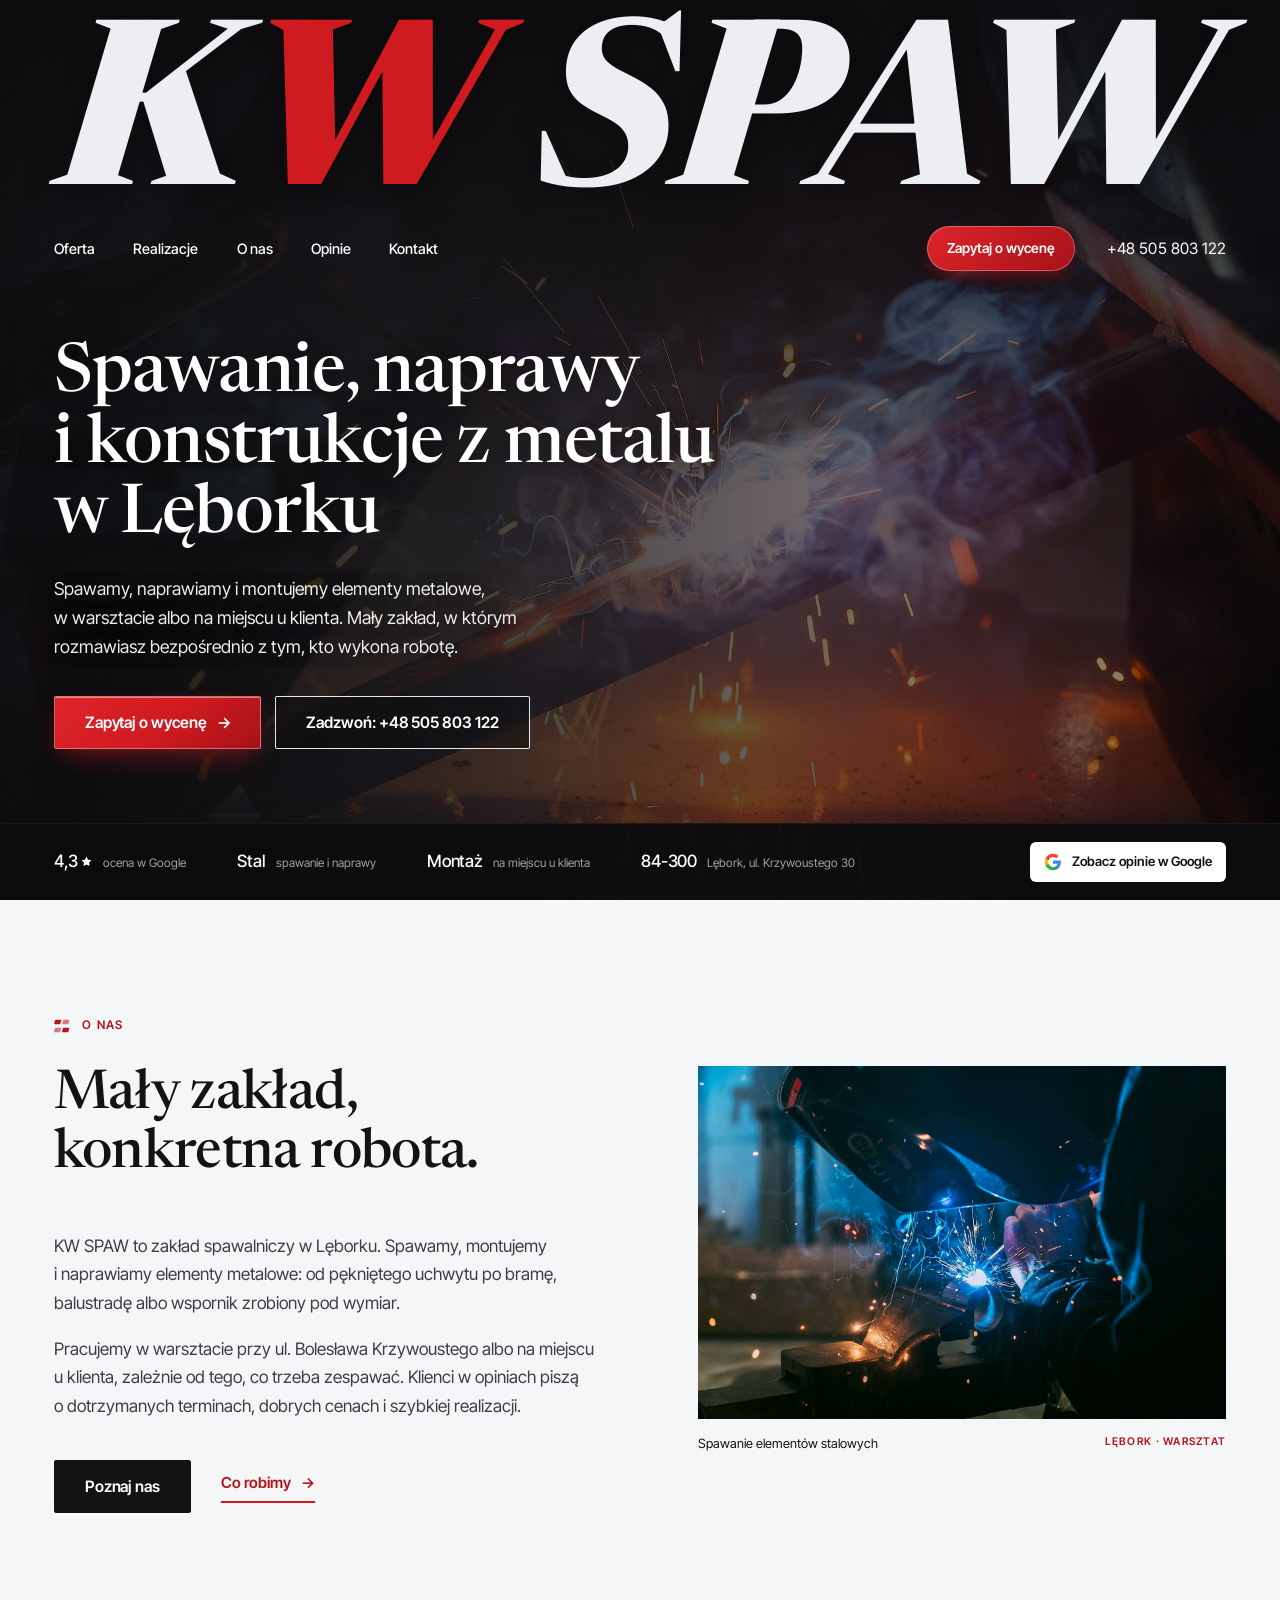
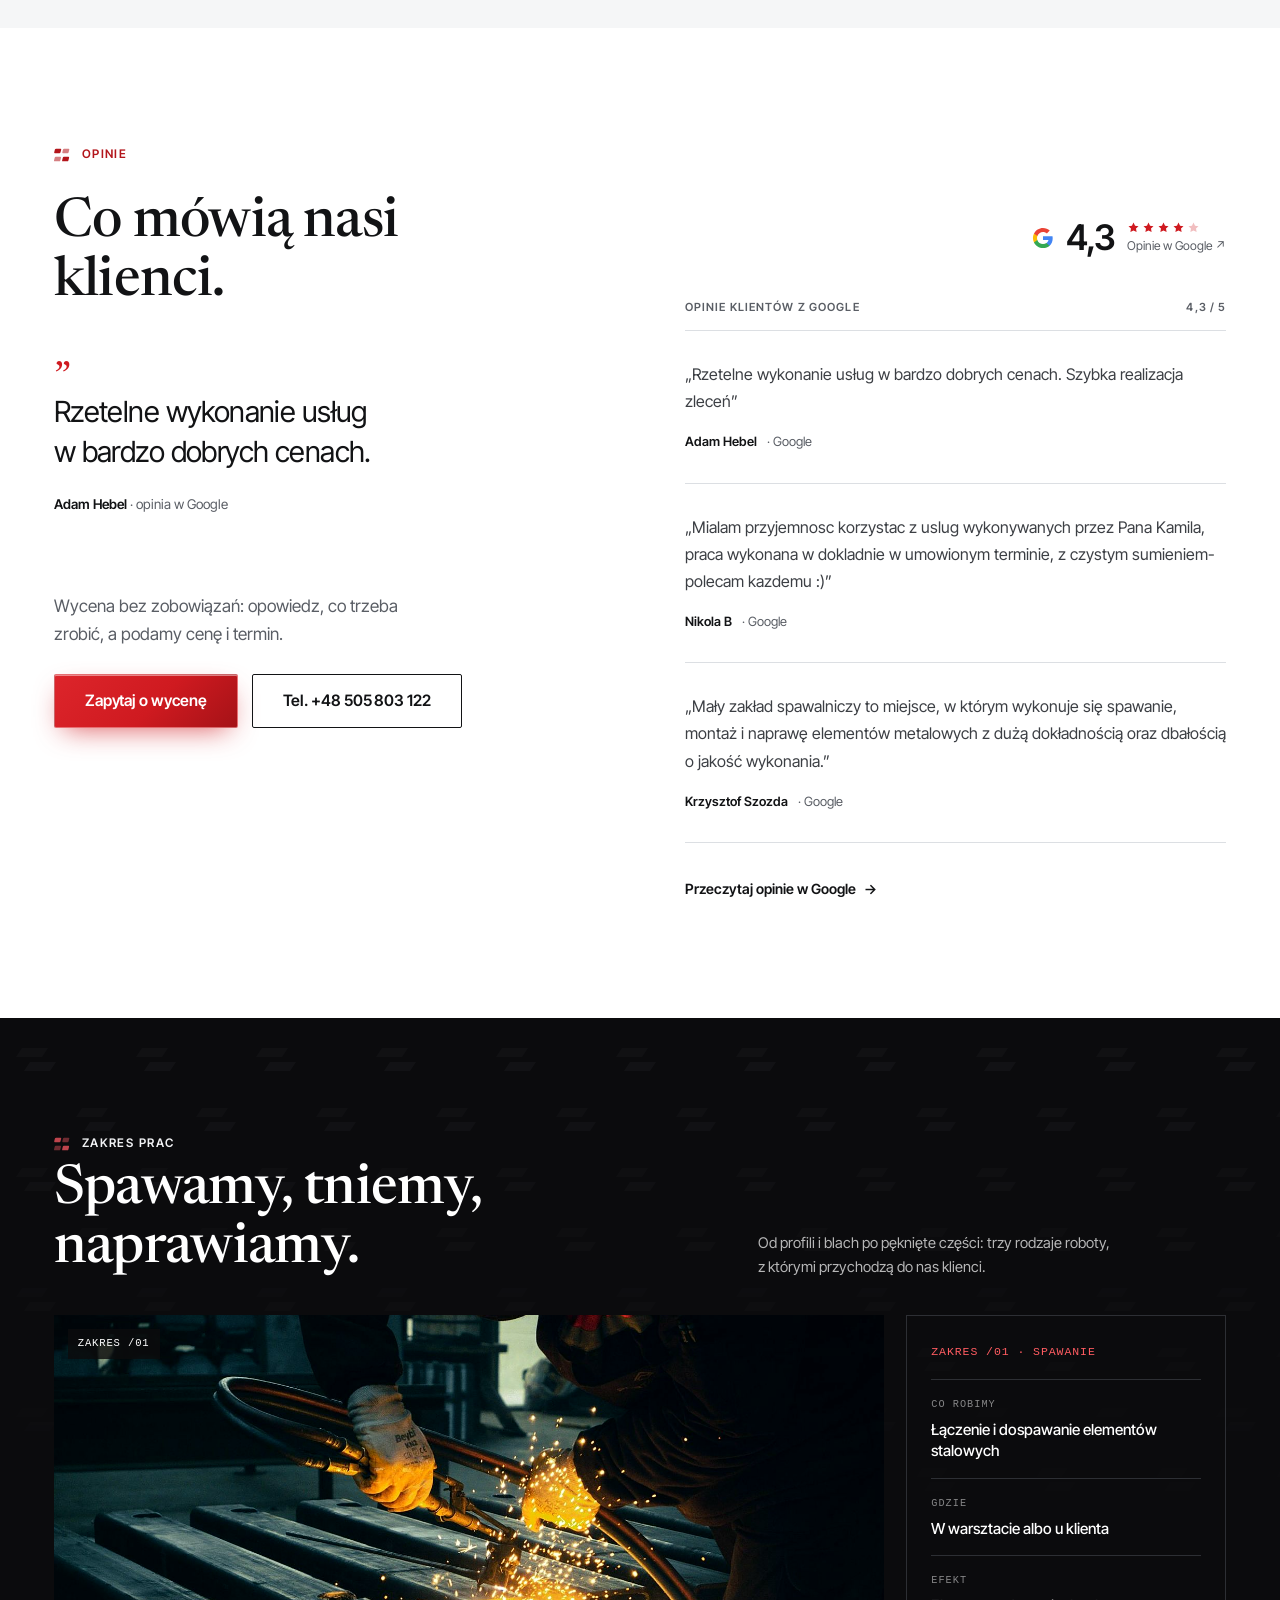
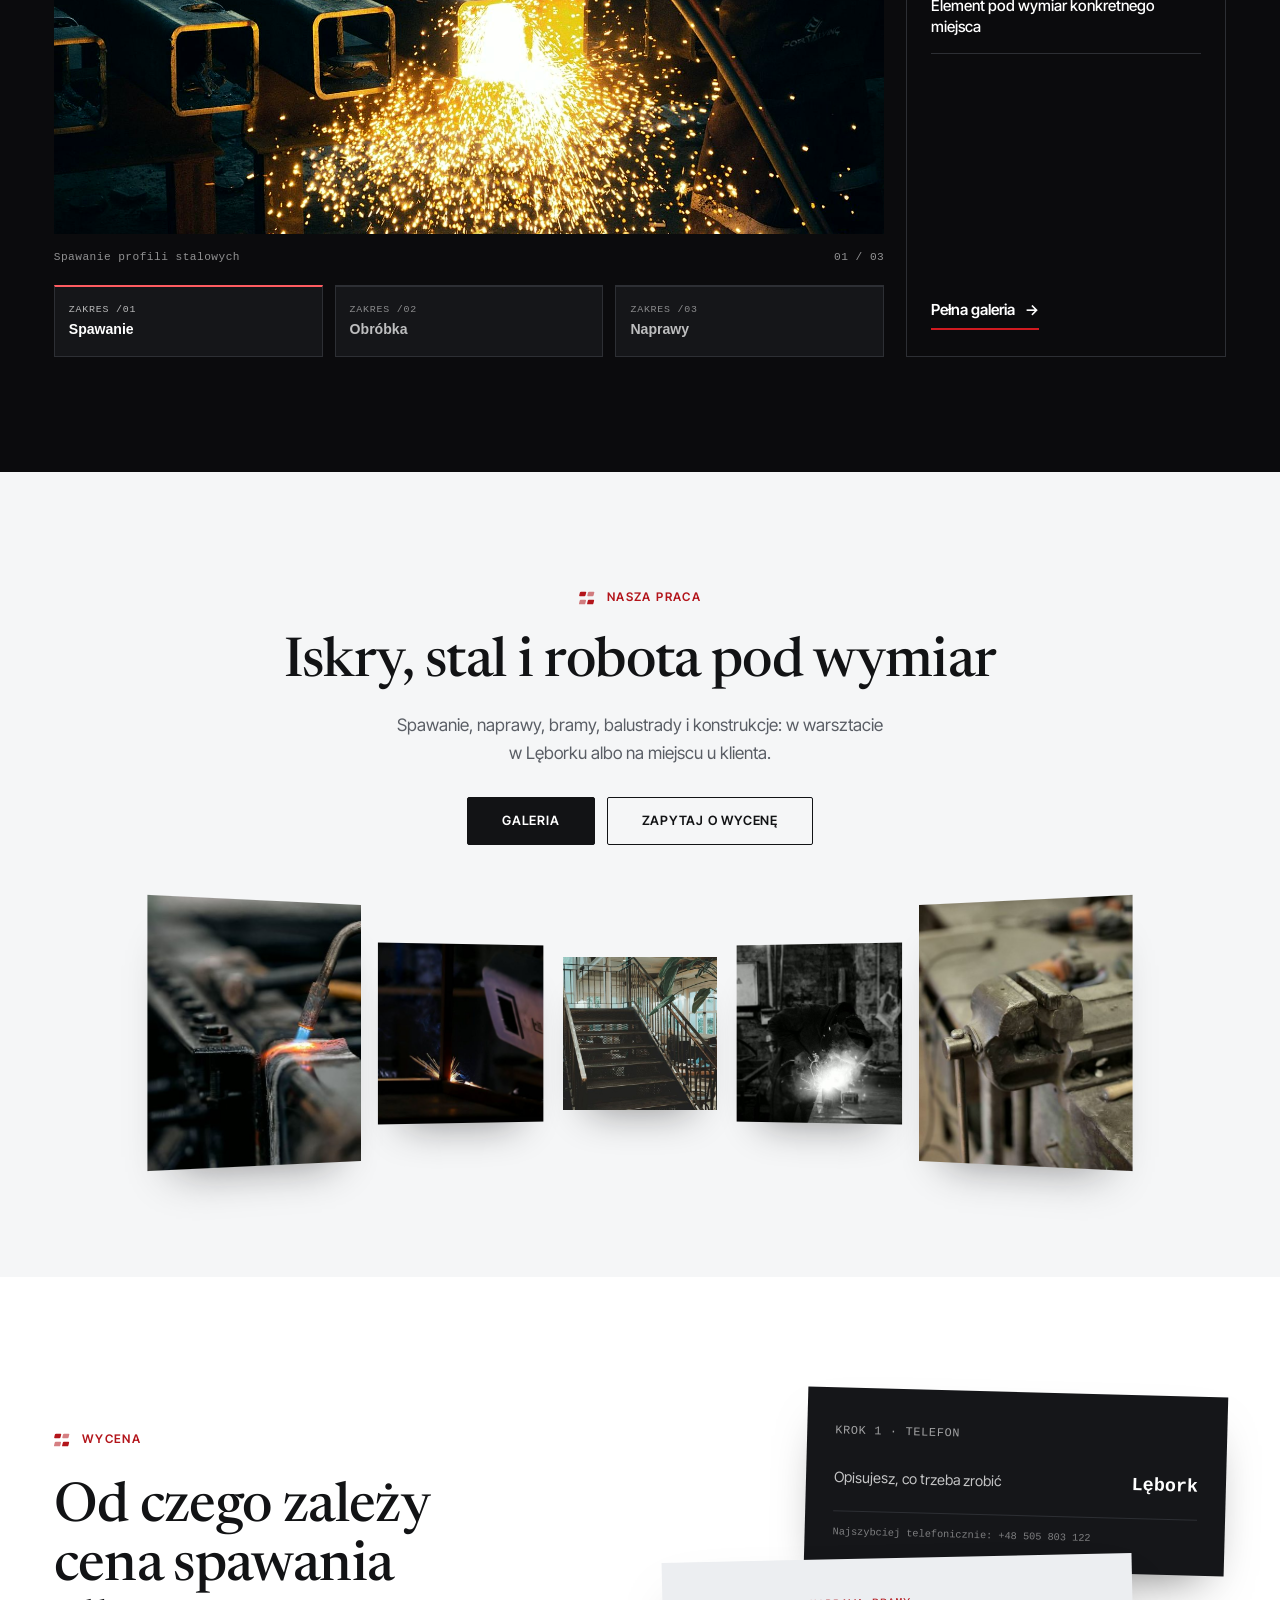
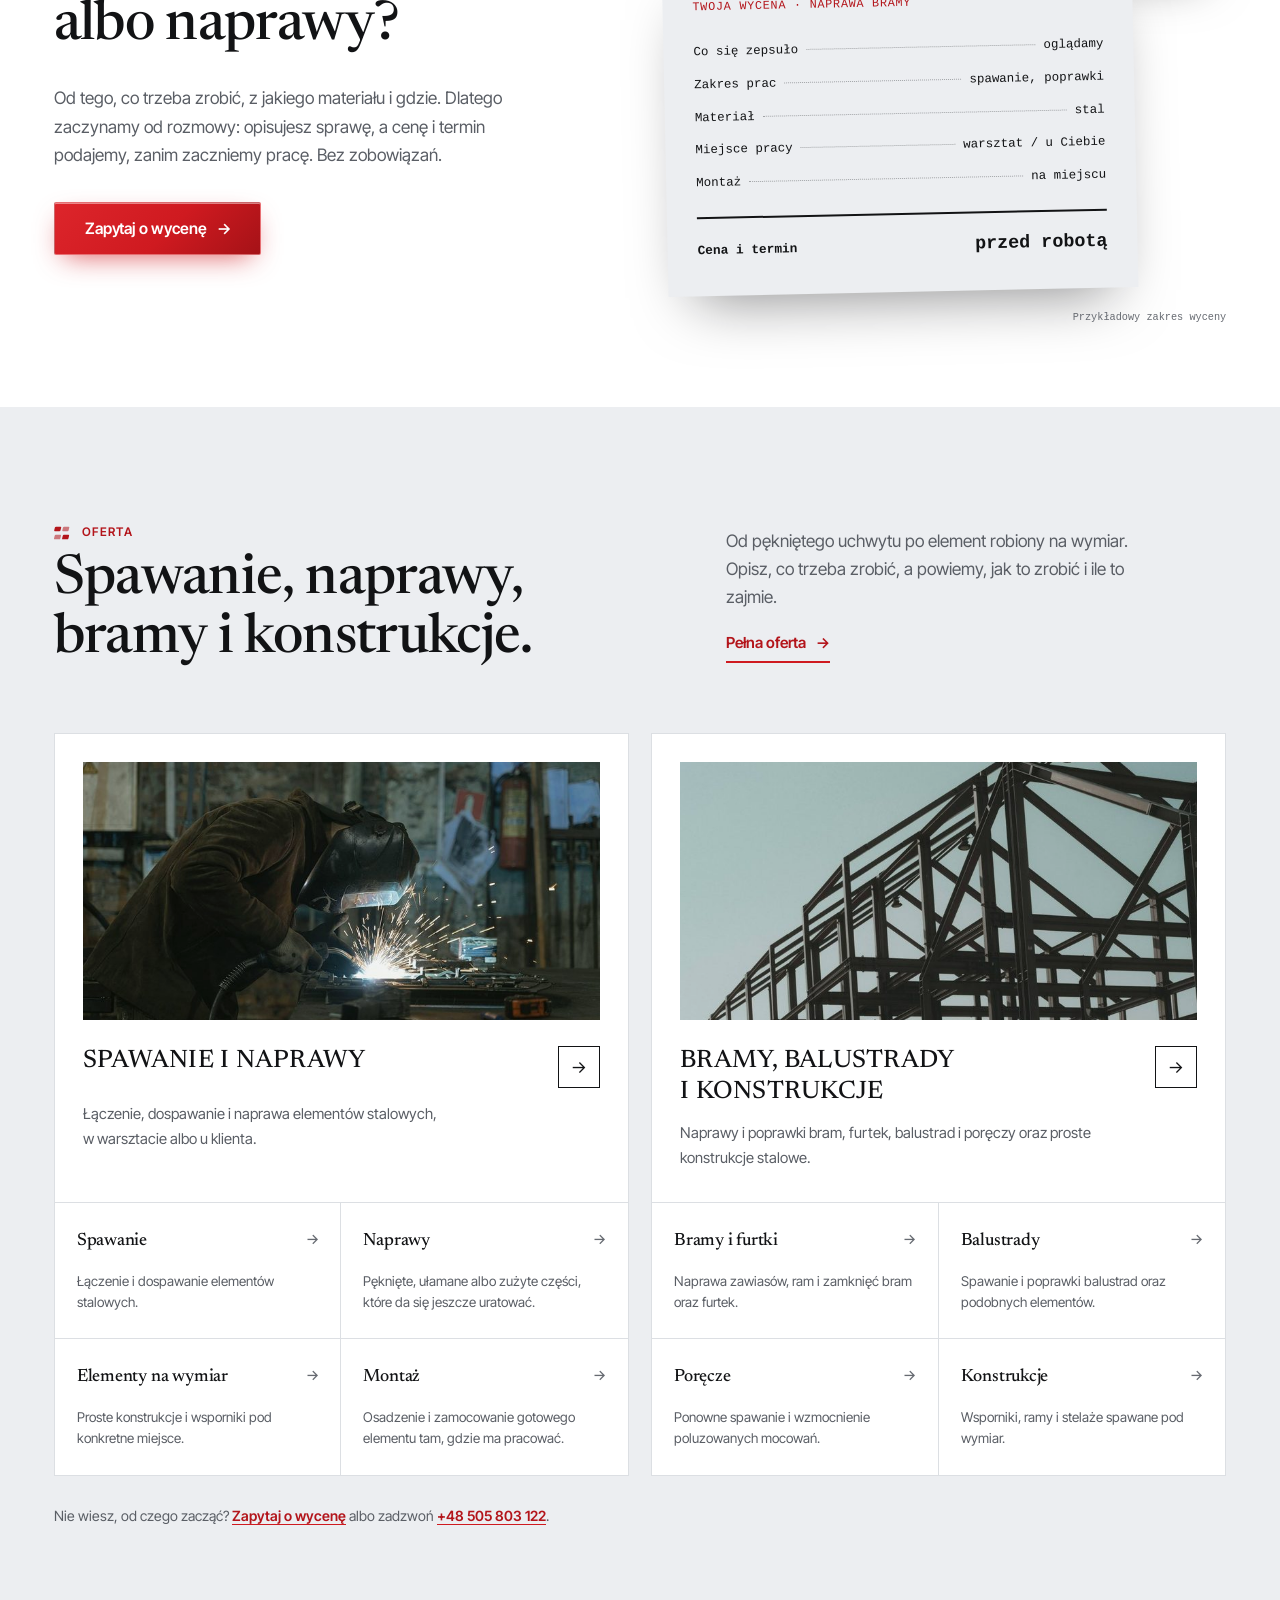
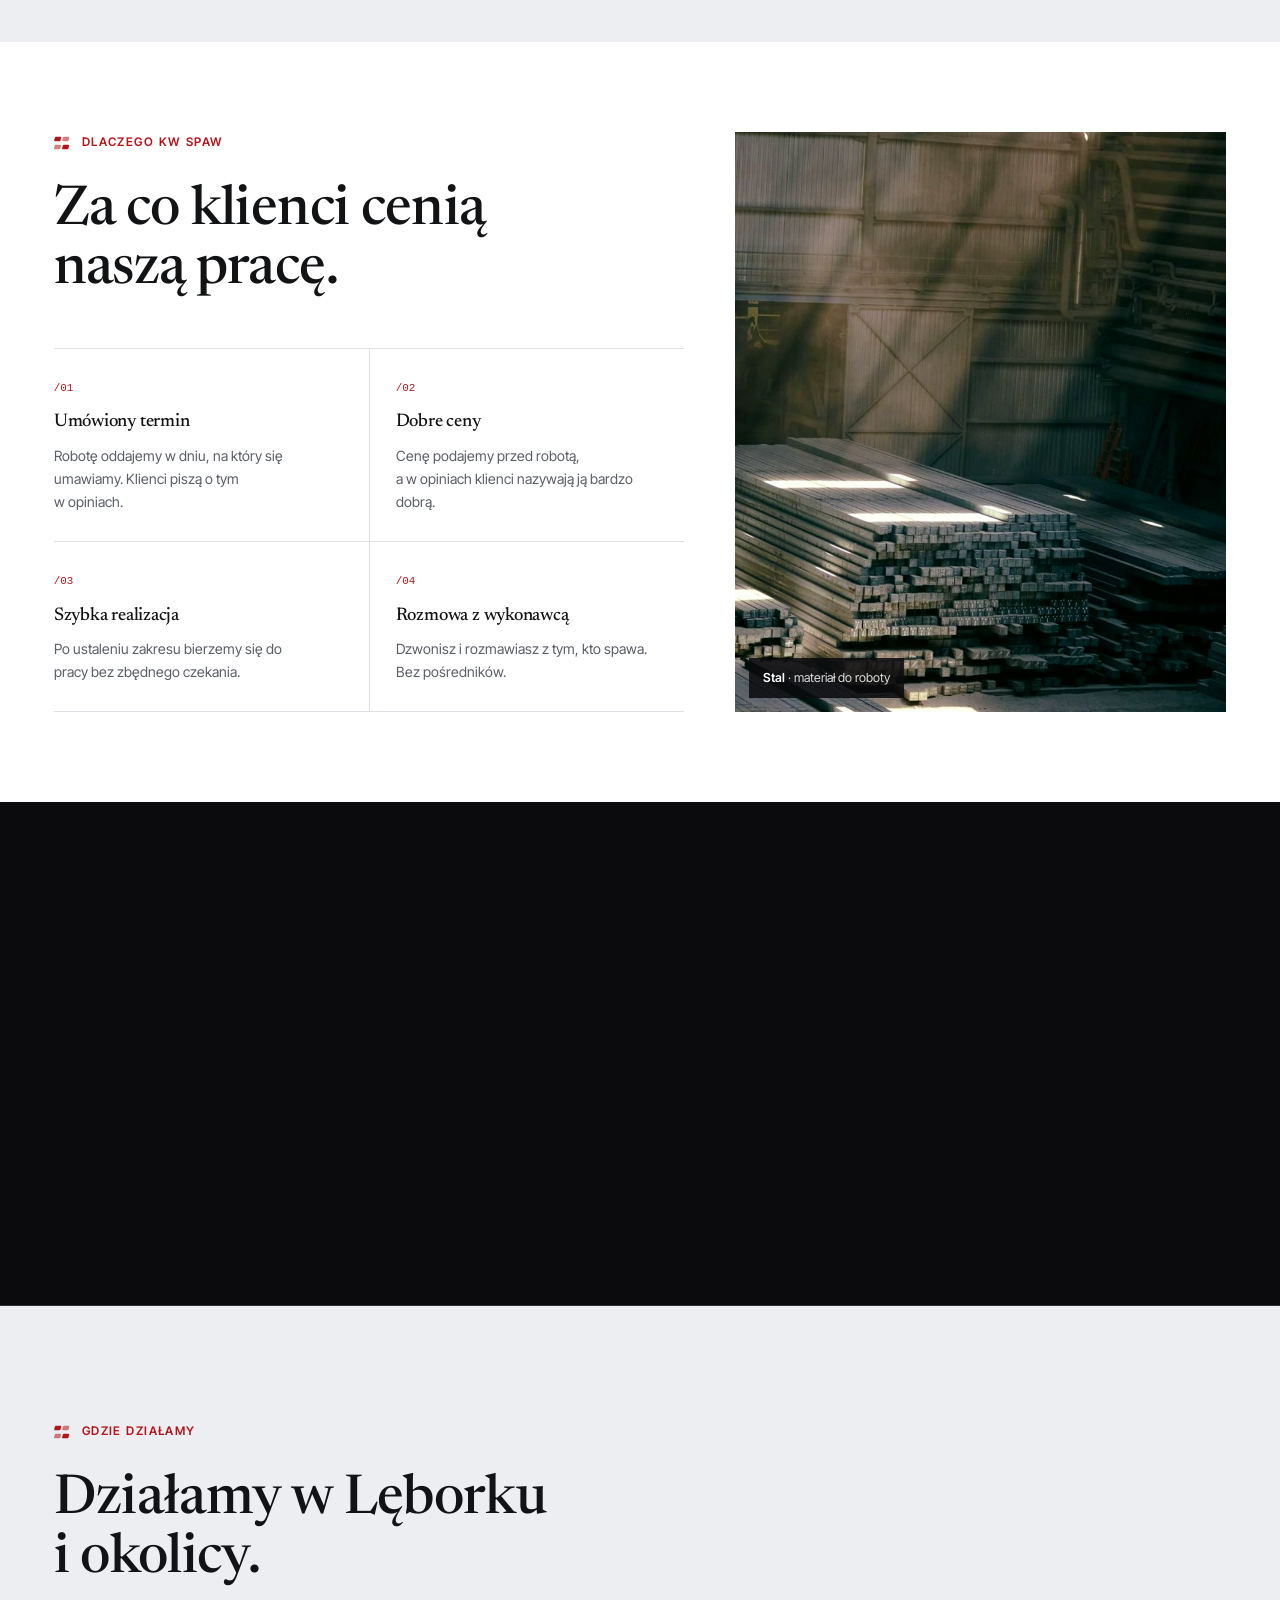
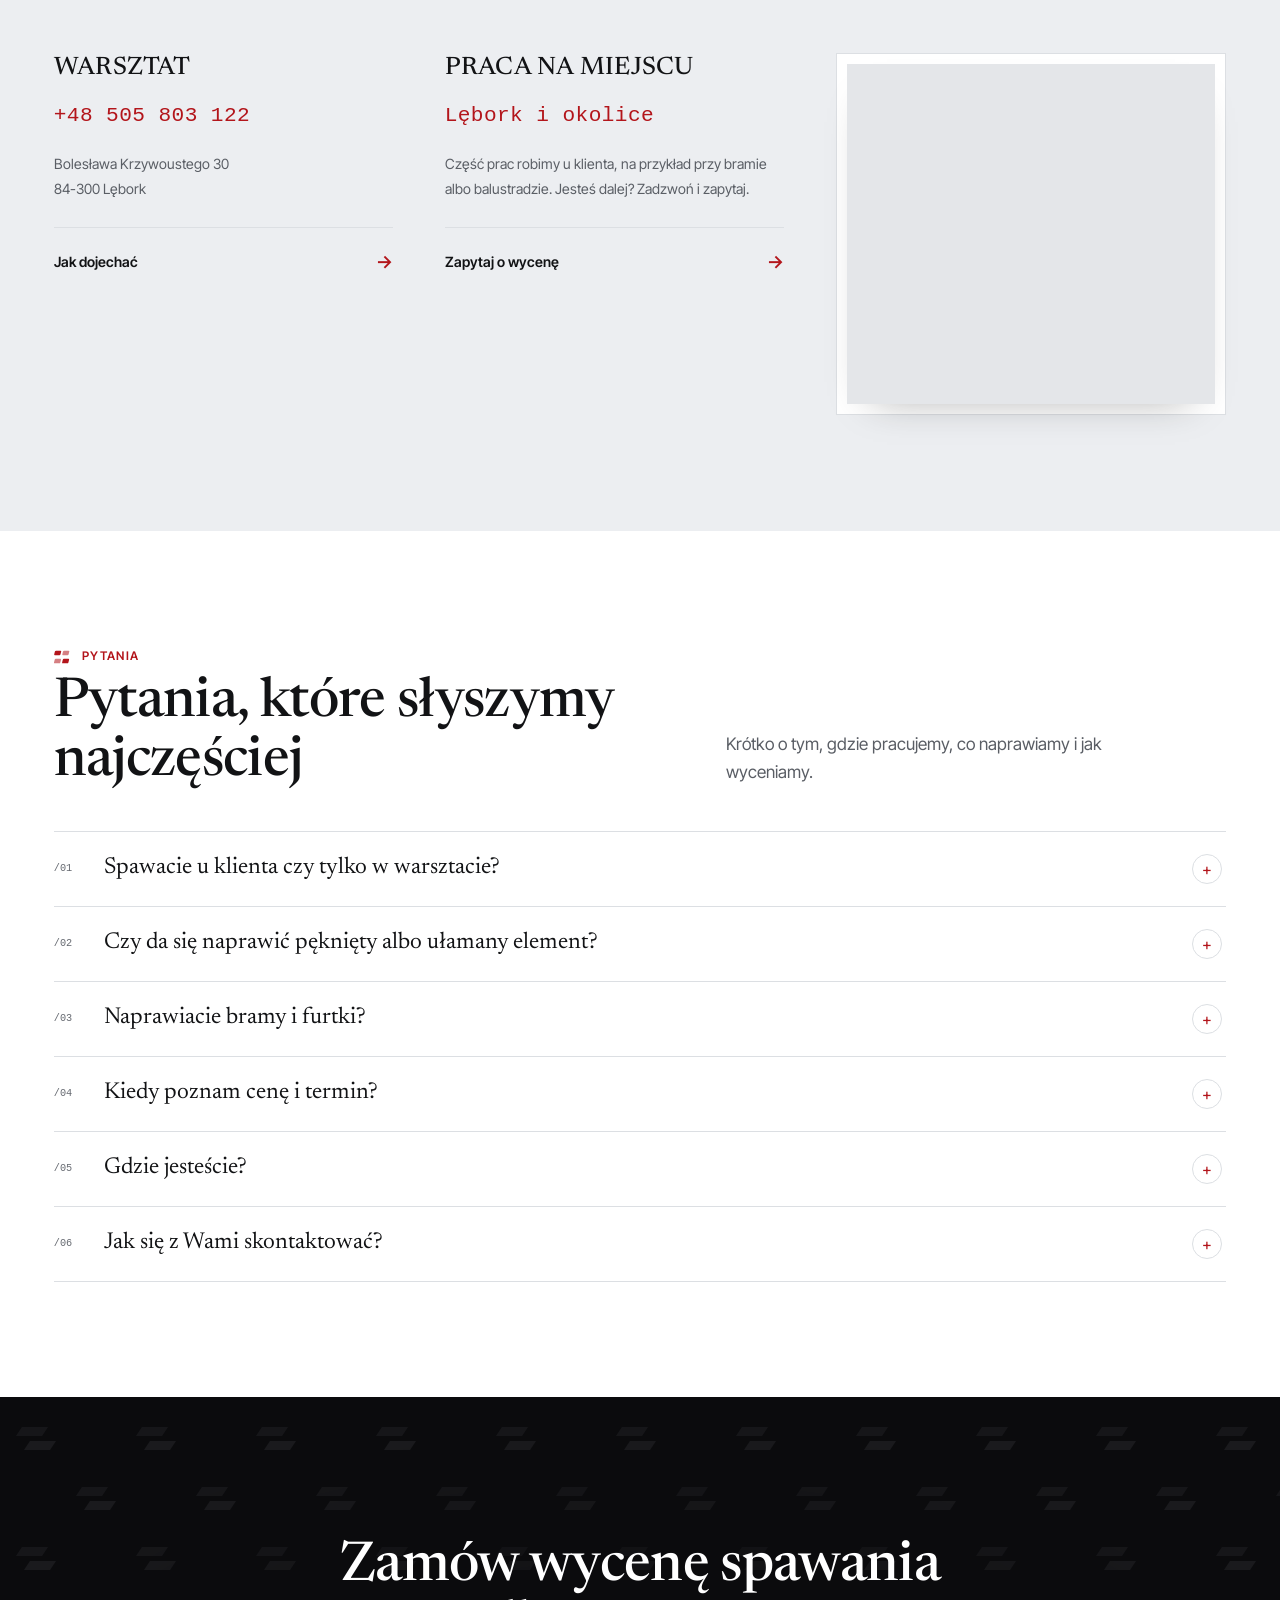
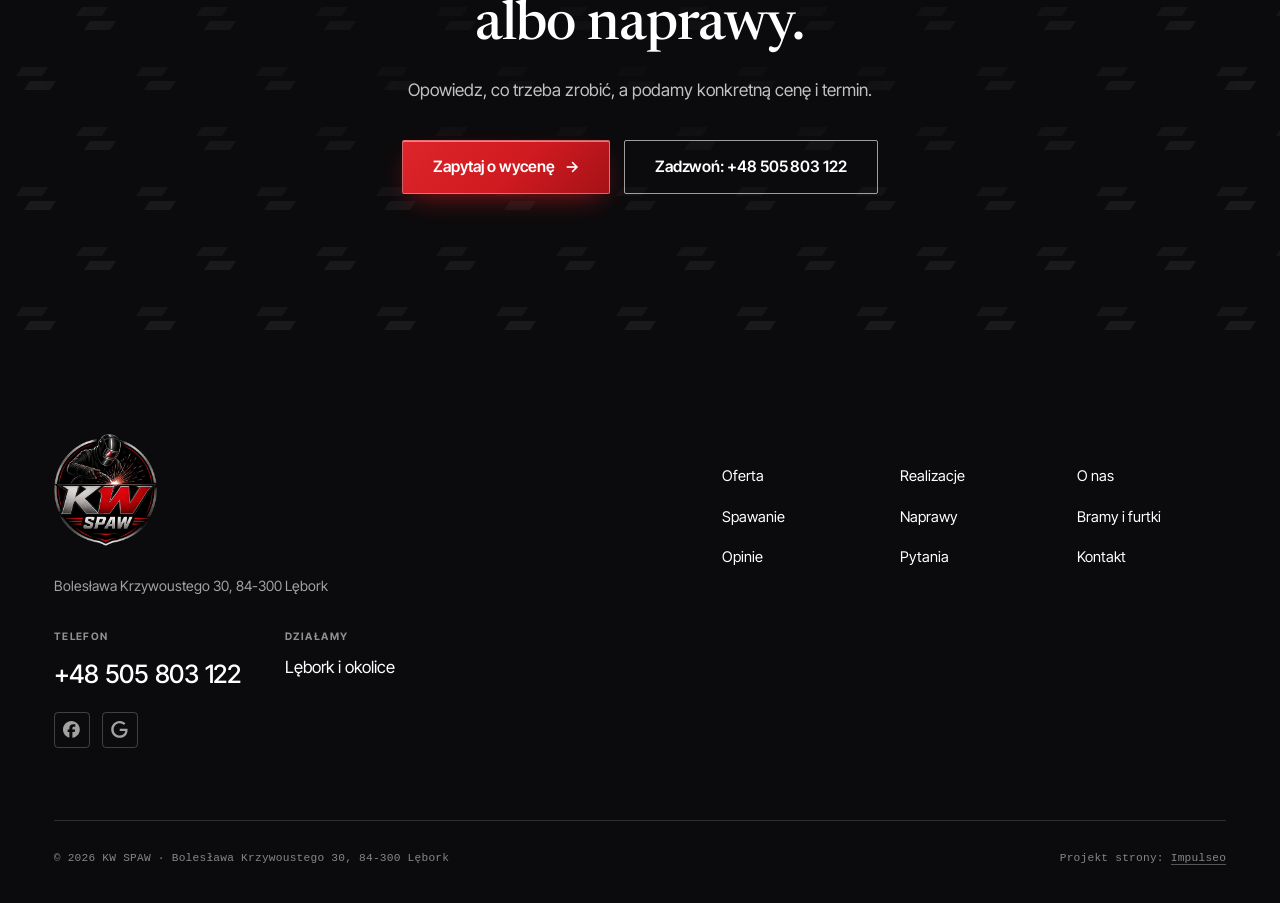
<file: index.html>
<!DOCTYPE html>
<html lang="pl">
<head>
<meta charset="UTF-8">
<meta name="viewport" content="width=device-width, initial-scale=1.0">
<title>KW SPAW - Spawanie i naprawa elementów metalowych · Lębork</title>
<meta name="description" content="KW SPAW - zakład spawalniczy w Lęborku: spawanie, naprawy i montaż elementów metalowych, bramy, furtki, balustrady i konstrukcje na wymiar. Tel. 505 803 122.">
<link rel="canonical" href="https://impulseo-pl.github.io/kw-spaw/">
<meta name="robots" content="noindex, nofollow">
<meta property="og:type" content="website">
<meta property="og:locale" content="pl_PL">
<meta property="og:site_name" content="KW SPAW">
<meta property="og:title" content="KW SPAW - Spawanie i naprawa elementów metalowych · Lębork">
<meta property="og:description" content="KW SPAW - zakład spawalniczy w Lęborku: spawanie, naprawy i montaż elementów metalowych, bramy, furtki, balustrady i konstrukcje na wymiar. Tel. 505 803 122.">
<meta property="og:url" content="https://impulseo-pl.github.io/kw-spaw/">
<meta property="og:image" content="https://impulseo-pl.github.io/kw-spaw/img/og.jpg">
<meta property="og:image:width" content="1200">
<meta property="og:image:height" content="630">
<meta name="twitter:card" content="summary_large_image">
<script type="application/ld+json">{"@context": "https://schema.org", "@type": "LocalBusiness", "name": "KW SPAW", "url": "https://impulseo-pl.github.io/kw-spaw/", "telephone": "+48505803122", "image": "https://impulseo-pl.github.io/kw-spaw/img/og.jpg", "address": {"@type": "PostalAddress", "streetAddress": "Bolesława Krzywoustego 30", "postalCode": "84-300", "addressLocality": "Lębork", "addressCountry": "PL"}, "areaServed": "Lębork", "sameAs": ["https://www.facebook.com/Kwspawlebork/"]}</script>
<link rel="preconnect" href="https://fonts.googleapis.com">
<link rel="preconnect" href="https://fonts.gstatic.com" crossorigin>
<link href="https://fonts.googleapis.com/css2?family=Inter+Tight:wght@400;500;600;700&amp;family=Newsreader:ital,opsz,wght@0,6..72,400..600;1,6..72,500..800&amp;display=swap" rel="stylesheet">
<link rel="stylesheet" href="assets/styles.css?v=20261119">
<meta name="theme-color" content="#0b0b0d">
</head>
<body class="home">

<a class="skip" href="#tresc">Przejdź do treści</a>
<header class="nav">
  <div class="nav-inner">
    <a class="brand" href="index.html" aria-label="KW SPAW - strona główna"><img class="brand-logo" src="img/logo-znak.png" alt="KW SPAW zakład spawalniczy" width="333" height="360" decoding="async"></a>
    <nav class="nav-links" aria-label="Menu"><a href="oferta.html">Oferta</a><a href="realizacje.html">Realizacje</a><a href="o-nas.html">O&nbsp;nas</a><a href="kontakt.html">Kontakt</a><a class="pill nl-cta" href="kontakt.html">Zapytaj o&nbsp;wycenę</a></nav>
    <div class="nav-cta"><a class="pill" href="kontakt.html">Zapytaj o&nbsp;wycenę</a><a class="tel-txt" href="tel:+48505803122">+48 505 803 122</a></div>
    <button class="nav-toggle" aria-label="Menu" aria-expanded="false"><span></span><span></span><span></span></button>
  </div>
</header>

<main id="tresc">
<section class="hero-sw">
  <img class="hs-photo" src="img/hero.jpg" fetchpriority="high" alt="Spawanie stalowego elementu, iskry nad stołem warsztatowym" width="1880" height="1253">
  <div class="wordmark" aria-hidden="true"><svg viewBox="0 0 1000 158" preserveAspectRatio="xMidYMid meet"><text x="6" y="140" font-size="196" textLength="984" lengthAdjust="spacingAndGlyphs">K<tspan class="wm-red">W</tspan> SPAW</text></svg></div>
  <div class="hero-nav">
    <nav class="hn-links" aria-label="Menu główne">
      <a href="oferta.html">Oferta</a><a href="realizacje.html">Realizacje</a><a href="o-nas.html">O&nbsp;nas</a><a href="index.html#opinie">Opinie</a><a href="kontakt.html">Kontakt</a>
    </nav>
    <a class="pill" href="kontakt.html">Zapytaj o&nbsp;wycenę</a>
    <a class="tel-txt" href="tel:+48505803122">+48 505 803 122</a>
  </div>
  <div class="hs-body">
    <div class="hs-copy">
      <h1>Spawanie, naprawy i&nbsp;konstrukcje z&nbsp;metalu w&nbsp;Lęborku</h1>
      <p>Spawamy, naprawiamy i&nbsp;montujemy elementy metalowe, w&nbsp;warsztacie albo na miejscu u&nbsp;klienta. Mały zakład, w&nbsp;którym rozmawiasz bezpośrednio z&nbsp;tym, kto wykona robotę.</p>
      <div class="hs-actions">
        <a href="kontakt.html" class="btn btn-accent">Zapytaj o&nbsp;wycenę <span class="arr" aria-hidden="true">→</span></a>
        <a href="tel:+48505803122" class="btn btn-ghost">Zadzwoń: +48 505 803 122</a>
      </div>
    </div>
  </div>
  <div class="hero-trust">
    <div class="wrap">
      <div class="ht-item"><span class="v">4,3<svg viewBox="0 0 24 24" aria-hidden="true"><path d="M12 2.8l2.85 5.8 6.4.93-4.63 4.5 1.1 6.37L12 17.4l-5.72 3 1.1-6.37-4.63-4.5 6.4-.93L12 2.8Z" fill="currentColor"/></svg></span><span class="l">ocena w&nbsp;Google</span></div>
      <div class="ht-item"><span class="v">Stal</span><span class="l">spawanie i&nbsp;naprawy</span></div>
      <div class="ht-item"><span class="v">Montaż</span><span class="l">na miejscu u&nbsp;klienta</span></div>
      <div class="ht-item"><span class="v">84-300</span><span class="l">Lębork, ul. Krzywoustego 30</span></div>
      <a class="ht-badge" href="https://maps.google.com/?cid=9611286342725829047&amp;g_mp=CiVnb29nbGUubWFwcy5wbGFjZXMudjEuUGxhY2VzLkdldFBsYWNlEAIYBCAA" target="_blank" rel="noopener"><svg class="g" viewBox="0 0 24 24" aria-hidden="true"><path fill="#4285F4" d="M22.56 12.25c0-.78-.07-1.53-.2-2.25H12v4.26h5.92c-.26 1.37-1.04 2.53-2.21 3.31v2.77h3.57c2.08-1.92 3.28-4.74 3.28-8.09z"/><path fill="#34A853" d="M12 23c2.97 0 5.46-.98 7.28-2.66l-3.57-2.77c-.98.66-2.23 1.06-3.71 1.06-2.86 0-5.29-1.93-6.16-4.53H2.18v2.84C3.99 20.53 7.7 23 12 23z"/><path fill="#FBBC05" d="M5.84 14.09c-.22-.66-.35-1.36-.35-2.09s.13-1.43.35-2.09V7.07H2.18C1.43 8.55 1 10.22 1 12s.43 3.45 1.18 4.93l2.85-2.22.81-.62z"/><path fill="#EA4335" d="M12 5.38c1.62 0 3.06.56 4.21 1.64l3.15-3.15C17.45 2.09 14.97 1 12 1 7.7 1 3.99 3.47 2.18 7.07l3.66 2.84c.87-2.6 3.3-4.53 6.16-4.53z"/></svg> Zobacz opinie w&nbsp;Google</a>
    </div>
  </div>
</section>

<section class="about">
  <div class="wrap about-grid">
    <div class="about-copy reveal">
      <span class="eyebrow">O&nbsp;nas</span>
      <h2>Mały zakład, konkretna robota.</h2>
      <div class="txt">
        <p>KW SPAW to zakład spawalniczy w&nbsp;Lęborku. Spawamy, montujemy i&nbsp;naprawiamy elementy metalowe: od pękniętego uchwytu po bramę, balustradę albo wspornik zrobiony pod wymiar.</p>
        <p>Pracujemy w&nbsp;warsztacie przy ul. Bolesława Krzywoustego albo na miejscu u&nbsp;klienta, zależnie od tego, co trzeba zespawać. Klienci w&nbsp;opiniach piszą o&nbsp;dotrzymanych terminach, dobrych cenach i&nbsp;szybkiej realizacji.</p>
      </div>
      <div class="about-actions">
        <a href="o-nas.html" class="btn btn-dark">Poznaj nas</a>
        <a href="oferta.html" class="link-line">Co robimy <span class="arr" aria-hidden="true">→</span></a>
      </div>
    </div>
    <figure class="fig reveal">
      <div class="ph"><img src="img/about.jpg" alt="Spawacz w masce przy pracy, iskry spod palnika" width="1600" height="1066" decoding="async"></div>
      <figcaption><span>Spawanie elementów stalowych</span><span class="r">Lębork · warsztat</span></figcaption>
    </figure>
  </div>
</section>

<section class="reviews" id="opinie">
  <div class="wrap rev-grid">
    <div class="rev-left">
      <div class="reveal">
        <span class="eyebrow">Opinie</span>
        <h2>Co mówią nasi klienci.</h2>
      </div>
      <figure class="big-quote reveal">
        <blockquote>Rzetelne wykonanie usług w&nbsp;bardzo dobrych cenach.</blockquote>
        <figcaption><b>Adam Hebel</b> · opinia w&nbsp;Google</figcaption>
      </figure>
      <p class="after reveal">Wycena bez zobowiązań: opowiedz, co trzeba zrobić, a&nbsp;podamy cenę i&nbsp;termin.</p>
      <div class="acts reveal">
        <a href="kontakt.html" class="btn btn-accent">Zapytaj o&nbsp;wycenę</a>
        <a href="tel:+48505803122" class="btn btn-line">Tel. +48 505 803 122</a>
      </div>
    </div>
    <div class="reveal">
      <div class="rating-row">
        <div class="rating"><svg class="g" viewBox="0 0 24 24" aria-hidden="true"><path fill="#4285F4" d="M22.56 12.25c0-.78-.07-1.53-.2-2.25H12v4.26h5.92c-.26 1.37-1.04 2.53-2.21 3.31v2.77h3.57c2.08-1.92 3.28-4.74 3.28-8.09z"/><path fill="#34A853" d="M12 23c2.97 0 5.46-.98 7.28-2.66l-3.57-2.77c-.98.66-2.23 1.06-3.71 1.06-2.86 0-5.29-1.93-6.16-4.53H2.18v2.84C3.99 20.53 7.7 23 12 23z"/><path fill="#FBBC05" d="M5.84 14.09c-.22-.66-.35-1.36-.35-2.09s.13-1.43.35-2.09V7.07H2.18C1.43 8.55 1 10.22 1 12s.43 3.45 1.18 4.93l2.85-2.22.81-.62z"/><path fill="#EA4335" d="M12 5.38c1.62 0 3.06.56 4.21 1.64l3.15-3.15C17.45 2.09 14.97 1 12 1 7.7 1 3.99 3.47 2.18 7.07l3.66 2.84c.87-2.6 3.3-4.53 6.16-4.53z"/></svg><span class="score">4,3</span><span class="meta"><span class="stars" role="img" aria-label="4,3 na 5"><svg viewBox="0 0 24 24" aria-hidden="true"><path d="M12 2.8l2.85 5.8 6.4.93-4.63 4.5 1.1 6.37L12 17.4l-5.72 3 1.1-6.37-4.63-4.5 6.4-.93L12 2.8Z" fill="currentColor"/></svg><svg viewBox="0 0 24 24" aria-hidden="true"><path d="M12 2.8l2.85 5.8 6.4.93-4.63 4.5 1.1 6.37L12 17.4l-5.72 3 1.1-6.37-4.63-4.5 6.4-.93L12 2.8Z" fill="currentColor"/></svg><svg viewBox="0 0 24 24" aria-hidden="true"><path d="M12 2.8l2.85 5.8 6.4.93-4.63 4.5 1.1 6.37L12 17.4l-5.72 3 1.1-6.37-4.63-4.5 6.4-.93L12 2.8Z" fill="currentColor"/></svg><svg viewBox="0 0 24 24" aria-hidden="true"><path d="M12 2.8l2.85 5.8 6.4.93-4.63 4.5 1.1 6.37L12 17.4l-5.72 3 1.1-6.37-4.63-4.5 6.4-.93L12 2.8Z" fill="currentColor"/></svg><svg class="off" viewBox="0 0 24 24" aria-hidden="true"><path d="M12 2.8l2.85 5.8 6.4.93-4.63 4.5 1.1 6.37L12 17.4l-5.72 3 1.1-6.37-4.63-4.5 6.4-.93L12 2.8Z" fill="currentColor"/></svg></span><a href="https://maps.google.com/?cid=9611286342725829047&amp;g_mp=CiVnb29nbGUubWFwcy5wbGFjZXMudjEuUGxhY2VzLkdldFBsYWNlEAIYBCAA" target="_blank" rel="noopener">Opinie w&nbsp;Google ↗</a></span></div>
      </div>
      <div class="rev-list">
        <div class="rl-head"><span>Opinie klientów z&nbsp;Google</span><span>4,3 / 5</span></div>
        <div class="opinie-grid">
          <figure class="op-card">
            <blockquote>„Rzetelne wykonanie usług w&nbsp;bardzo dobrych cenach. Szybka realizacja zleceń”</blockquote>
            <figcaption class="op-foot"><b>Adam Hebel</b><span>· Google</span></figcaption>
          </figure>
          <figure class="op-card">
            <blockquote>„Mialam przyjemnosc korzystac z&nbsp;uslug wykonywanych przez Pana Kamila, praca wykonana w&nbsp;dokladnie w&nbsp;umowionym terminie, z&nbsp;czystym sumieniem-polecam kazdemu :)”</blockquote>
            <figcaption class="op-foot"><b>Nikola B</b><span>· Google</span></figcaption>
          </figure>
          <figure class="op-card">
            <blockquote>„Mały zakład spawalniczy to miejsce, w&nbsp;którym wykonuje się spawanie, montaż i&nbsp;naprawę elementów metalowych z&nbsp;dużą dokładnością oraz dbałością o&nbsp;jakość wykonania.”</blockquote>
            <figcaption class="op-foot"><b>Krzysztof Szozda</b><span>· Google</span></figcaption>
          </figure>
        </div>
        <a class="more" href="https://maps.google.com/?cid=9611286342725829047&amp;g_mp=CiVnb29nbGUubWFwcy5wbGFjZXMudjEuUGxhY2VzLkdldFBsYWNlEAIYBCAA" target="_blank" rel="noopener">Przeczytaj opinie w&nbsp;Google <span class="arr" aria-hidden="true">→</span></a>
      </div>
    </div>
  </div>
</section>

<section class="proof on-dark">
  <div class="wrap">
    <div class="proof-head">
      <div class="reveal">
        <span class="eyebrow">Zakres prac</span>
        <h2>Spawamy, tniemy, naprawiamy.</h2>
      </div>
      <p class="side reveal">Od profili i&nbsp;blach po pęknięte części: trzy rodzaje roboty, z&nbsp;którymi przychodzą do nas klienci.</p>
    </div>
    <div class="viewer reveal" data-viewer>
      <div>
        <div class="v-stage">
          <span class="v-tag" data-v-tag>Zakres /01</span>
          <img class="on" src="img/g1.jpg" alt="Spawanie stalowych profili, snop iskier nad stołem" loading="lazy" width="1600" height="1066" decoding="async">
          <img src="img/g7.jpg" alt="Cięcie blachy szlifierką w warsztacie" loading="lazy" width="1600" height="1066" decoding="async">
          <img src="img/g8.jpg" alt="Szlifowanie i naprawa elementu metalowego" loading="lazy" width="1600" height="1066" decoding="async">
        </div>
        <div class="v-meta"><span data-v-cap>Spawanie profili stalowych</span><span data-v-count>01 / 03</span></div>
        <div class="v-thumbs">
          <button class="v-thumb on" type="button" data-i="0"><span><small>ZAKRES /01</small>Spawanie</span></button>
          <button class="v-thumb" type="button" data-i="1"><span><small>ZAKRES /02</small>Obróbka</span></button>
          <button class="v-thumb" type="button" data-i="2"><span><small>ZAKRES /03</small>Naprawy</span></button>
        </div>
      </div>
      <aside class="v-panel" aria-live="polite">
        <div class="vp-job" data-v-job>Zakres /01 · Spawanie</div>
        <dl>
          <div><dt>Co robimy</dt><dd data-v-a>Łączenie i&nbsp;dospawanie elementów stalowych</dd></div>
          <div><dt>Gdzie</dt><dd data-v-b>W&nbsp;warsztacie albo u&nbsp;klienta</dd></div>
          <div><dt>Efekt</dt><dd data-v-c>Element pod wymiar konkretnego miejsca</dd></div>
        </dl>
        <div class="vp-spacer"></div>
        <a class="link-line" href="realizacje.html">Pełna galeria <span class="arr" aria-hidden="true">→</span></a>
      </aside>
    </div>
  </div>
</section>

<section class="work">
  <div class="wrap">
    <div class="head center reveal">
      <span class="eyebrow">Nasza praca</span>
      <h2>Iskry, stal i&nbsp;robota pod wymiar</h2>
      <p>Spawanie, naprawy, bramy, balustrady i&nbsp;konstrukcje: w&nbsp;warsztacie w&nbsp;Lęborku albo na miejscu u&nbsp;klienta.</p>
    </div>
    <div class="work-acts reveal">
      <a href="realizacje.html" class="btn btn-dark btn-caps">Galeria</a>
      <a href="kontakt.html" class="btn btn-line btn-caps">Zapytaj o&nbsp;wycenę</a>
    </div>
  </div>
  <div class="strip3d reveal" aria-label="Zdjęcia z pracy przy stali">
    <figure><img src="img/g2-760.jpg" alt="Palnik nagrzewa stalowy element" loading="lazy" width="760" height="428" decoding="async"></figure>
    <figure><img src="img/g4-760.jpg" alt="Iskry pod spawanym arkuszem blachy" loading="lazy" width="760" height="500" decoding="async"></figure>
    <figure><img src="img/g12-760.jpg" alt="Schody ze stalową balustradą" loading="lazy" width="760" height="506" decoding="async"></figure>
    <figure><img src="img/g5-760.jpg" alt="Spawacz przy stole warsztatowym" loading="lazy" width="760" height="506" decoding="async"></figure>
    <figure><img src="img/g10-760.jpg" alt="Imadło na stole ślusarskim" loading="lazy" width="760" height="506" decoding="async"></figure>
  </div>
</section>

<section class="quote">
  <div class="wrap quote-grid">
    <div class="quote-copy reveal">
      <span class="eyebrow">Wycena</span>
      <h2>Od czego zależy cena spawania albo naprawy?</h2>
      <p>Od tego, co trzeba zrobić, z&nbsp;jakiego materiału i&nbsp;gdzie. Dlatego zaczynamy od rozmowy: opisujesz sprawę, a&nbsp;cenę i&nbsp;termin podajemy, zanim zaczniemy pracę. Bez zobowiązań.</p>
      <a href="kontakt.html" class="btn btn-accent">Zapytaj o&nbsp;wycenę <span class="arr" aria-hidden="true">→</span></a>
    </div>
    <div class="receipts reveal" aria-label="Jak wygląda wycena">
      <div class="rc-dark">
        <span class="mono">Krok 1 · telefon</span>
        <div class="rc-line"><span>Opisujesz, co trzeba zrobić</span><b>Lębork</b></div>
        <small>Najszybciej telefonicznie: +48 505 803 122</small>
      </div>
      <div class="rc-cream">
        <span class="mono">Twoja wycena · naprawa bramy</span>
        <ul>
          <li><span>Co się zepsuło</span><i class="dots"></i><b>oglądamy</b></li>
          <li><span>Zakres prac</span><i class="dots"></i><b>spawanie, poprawki</b></li>
          <li><span>Materiał</span><i class="dots"></i><b>stal</b></li>
          <li><span>Miejsce pracy</span><i class="dots"></i><b>warsztat / u&nbsp;Ciebie</b></li>
          <li><span>Montaż</span><i class="dots"></i><b>na miejscu</b></li>
        </ul>
        <div class="rc-total"><span>Cena i&nbsp;termin</span><b>przed robotą</b></div>
      </div>
      <span class="rc-note">Przykładowy zakres wyceny</span>
    </div>
  </div>
</section>

<section class="services" id="oferta">
  <div class="wrap">
    <div class="head-split">
      <div class="reveal">
        <span class="eyebrow">Oferta</span>
        <h2>Spawanie, naprawy, bramy i&nbsp;konstrukcje.</h2>
      </div>
      <div class="side reveal">
        <p>Od pękniętego uchwytu po element robiony na wymiar. Opisz, co trzeba zrobić, a&nbsp;powiemy, jak to zrobić i&nbsp;ile to zajmie.</p>
        <a class="link-line" href="oferta.html">Pełna oferta <span class="arr" aria-hidden="true">→</span></a>
      </div>
    </div>
    <div class="sv-grid">
      <article class="sv-card reveal">
        <div class="sv-top">
          <div class="ph"><img src="img/g3-760.jpg" srcset="img/g3-760.jpg 760w, img/g3.jpg 1600w" sizes="(max-width:980px) 92vw, 44vw" alt="Spawacz w masce przy pracy w warsztacie" loading="lazy" width="1600" height="1066" decoding="async"></div>
          <div class="sv-title"><h3>Spawanie i&nbsp;naprawy</h3><a class="sq-arr" href="oferta.html#spawanie" aria-label="Spawanie i naprawy - szczegóły">→</a></div>
          <p>Łączenie, dospawanie i&nbsp;naprawa elementów stalowych, w&nbsp;warsztacie albo u&nbsp;klienta.</p>
        </div>
        <div class="sv-subs">
          <a class="sv-sub" href="oferta.html#spawanie"><h4>Spawanie <i>→</i></h4><p>Łączenie i&nbsp;dospawanie elementów stalowych.</p></a>
          <a class="sv-sub" href="oferta.html#naprawy"><h4>Naprawy <i>→</i></h4><p>Pęknięte, ułamane albo zużyte części, które da się jeszcze uratować.</p></a>
          <a class="sv-sub" href="oferta.html#na-wymiar"><h4>Elementy na wymiar <i>→</i></h4><p>Proste konstrukcje i&nbsp;wsporniki pod konkretne miejsce.</p></a>
          <a class="sv-sub" href="oferta.html#na-wymiar"><h4>Montaż <i>→</i></h4><p>Osadzenie i&nbsp;zamocowanie gotowego elementu tam, gdzie ma pracować.</p></a>
        </div>
      </article>
      <article class="sv-card reveal">
        <div class="sv-top">
          <div class="ph"><img src="img/g9-760.jpg" srcset="img/g9-760.jpg 760w, img/g9.jpg 1510w" sizes="(max-width:980px) 92vw, 44vw" alt="Stalowa konstrukcja szkieletowa na tle nieba" loading="lazy" width="1510" height="952" decoding="async"></div>
          <div class="sv-title"><h3>Bramy, balustrady i&nbsp;konstrukcje</h3><a class="sq-arr" href="oferta.html#bramy" aria-label="Bramy, balustrady i konstrukcje - szczegóły">→</a></div>
          <p>Naprawy i&nbsp;poprawki bram, furtek, balustrad i&nbsp;poręczy oraz proste konstrukcje stalowe.</p>
        </div>
        <div class="sv-subs">
          <a class="sv-sub" href="oferta.html#bramy"><h4>Bramy i&nbsp;furtki <i>→</i></h4><p>Naprawa zawiasów, ram i&nbsp;zamknięć bram oraz furtek.</p></a>
          <a class="sv-sub" href="oferta.html#balustrady"><h4>Balustrady <i>→</i></h4><p>Spawanie i&nbsp;poprawki balustrad oraz podobnych elementów.</p></a>
          <a class="sv-sub" href="oferta.html#balustrady"><h4>Poręcze <i>→</i></h4><p>Ponowne spawanie i&nbsp;wzmocnienie poluzowanych mocowań.</p></a>
          <a class="sv-sub" href="oferta.html#na-wymiar"><h4>Konstrukcje <i>→</i></h4><p>Wsporniki, ramy i&nbsp;stelaże spawane pod wymiar.</p></a>
        </div>
      </article>
    </div>
    <p class="sv-foot reveal">Nie wiesz, od czego zacząć? <a href="kontakt.html">Zapytaj o&nbsp;wycenę</a> albo zadzwoń <a href="tel:+48505803122">+48 505 803 122</a>.</p>
  </div>
</section>

<section class="why">
  <div class="wrap why-grid">
    <div class="why-copy">
      <div class="reveal">
        <span class="eyebrow">Dlaczego KW SPAW</span>
        <h2>Za co klienci cenią naszą pracę.</h2>
      </div>
      <div class="why-list reveal">
        <div class="why-item"><span class="n">/01</span><h3>Umówiony termin</h3><p>Robotę oddajemy w&nbsp;dniu, na który się umawiamy. Klienci piszą o&nbsp;tym w&nbsp;opiniach.</p></div>
        <div class="why-item"><span class="n">/02</span><h3>Dobre ceny</h3><p>Cenę podajemy przed robotą, a&nbsp;w&nbsp;opiniach klienci nazywają ją bardzo dobrą.</p></div>
        <div class="why-item"><span class="n">/03</span><h3>Szybka realizacja</h3><p>Po ustaleniu zakresu bierzemy się do pracy bez zbędnego czekania.</p></div>
        <div class="why-item"><span class="n">/04</span><h3>Rozmowa z&nbsp;wykonawcą</h3><p>Dzwonisz i&nbsp;rozmawiasz z&nbsp;tym, kto spawa. Bez pośredników.</p></div>
      </div>
    </div>
    <div class="why-photo reveal">
      <img src="img/g6.jpg" alt="Stalowe profile ułożone w hali" loading="lazy" width="1520" height="966" decoding="async">
      <span class="cap">Stal <span>· materiał do roboty</span></span>
    </div>
  </div>
</section>

<section class="stopklatka" aria-hidden="true">
  <div class="stk-bg" style="background-image:url(img/g11.jpg)"></div>
</section>

<section class="area">
  <div class="wrap">
    <div class="reveal">
      <span class="eyebrow">Gdzie działamy</span>
      <h2>Działamy w&nbsp;Lęborku i&nbsp;okolicy.</h2>
    </div>
    <div class="area-grid">
      <div class="area-col reveal">
        <h3>Warsztat</h3>
        <a class="big-tel" href="tel:+48505803122">+48 505 803 122</a>
        <p>Bolesława Krzywoustego 30<br>84-300 Lębork</p>
        <a class="row-link" href="https://maps.google.com/?cid=9611286342725829047&amp;g_mp=CiVnb29nbGUubWFwcy5wbGFjZXMudjEuUGxhY2VzLkdldFBsYWNlEAIYBCAA" target="_blank" rel="noopener">Jak dojechać <span>→</span></a>
      </div>
      <div class="area-col reveal">
        <h3>Praca na miejscu</h3>
        <span class="big-tel">Lębork i&nbsp;okolice</span>
        <p>Część prac robimy u&nbsp;klienta, na przykład przy bramie albo balustradzie. Jesteś dalej? Zadzwoń i&nbsp;zapytaj.</p>
        <a class="row-link" href="kontakt.html">Zapytaj o&nbsp;wycenę <span>→</span></a>
      </div>
      <div class="map-card reveal">
        <iframe class="map" title="KW SPAW na mapie - Lębork" src="https://maps.google.com/maps?q=54.5267838%2C17.7644873&amp;z=13&amp;output=embed" loading="lazy" referrerpolicy="no-referrer-when-downgrade"></iframe>
      </div>
    </div>
  </div>
</section>

<section class="faq" id="pytania">
  <div class="wrap">
    <div class="head-split" style="margin-bottom:0">
      <div class="reveal">
        <span class="eyebrow">Pytania</span>
        <h2>Pytania, które słyszymy najczęściej</h2>
      </div>
      <p class="side reveal">Krótko o&nbsp;tym, gdzie pracujemy, co naprawiamy i&nbsp;jak wyceniamy.</p>
    </div>
    <div class="faq-list reveal">
      <details class="faq-row"><summary><span class="n">/01</span><span class="q">Spawacie u&nbsp;klienta czy tylko w&nbsp;warsztacie?</span><span class="pm" aria-hidden="true">+</span></summary><p class="a">Jedno i&nbsp;drugie, zależnie od elementu. Część prac robimy w&nbsp;warsztacie przy ul. Krzywoustego 30, a&nbsp;to, czego nie da się zdemontować, jak brama czy balustrada, spawamy na miejscu.</p></details>
      <details class="faq-row"><summary><span class="n">/02</span><span class="q">Czy da się naprawić pęknięty albo ułamany element?</span><span class="pm" aria-hidden="true">+</span></summary><p class="a">Najczęściej tak. Opisz usterkę przez telefon, a&nbsp;powiemy, czy naprawa ma sens i&nbsp;ile potrwa.</p></details>
      <details class="faq-row"><summary><span class="n">/03</span><span class="q">Naprawiacie bramy i&nbsp;furtki?</span><span class="pm" aria-hidden="true">+</span></summary><p class="a">Tak: zawiasy, ramy i&nbsp;zamknięcia bram oraz furtek. Spawamy też i&nbsp;poprawiamy balustrady oraz poręcze.</p></details>
      <details class="faq-row"><summary><span class="n">/04</span><span class="q">Kiedy poznam cenę i&nbsp;termin?</span><span class="pm" aria-hidden="true">+</span></summary><p class="a">Po ustaleniu zakresu. Cenę i&nbsp;dzień wykonania podajemy, zanim zaczniemy pracę, więc od początku wiesz, na czym stoisz.</p></details>
      <details class="faq-row"><summary><span class="n">/05</span><span class="q">Gdzie jesteście?</span><span class="pm" aria-hidden="true">+</span></summary><p class="a">Warsztat jest w&nbsp;Lęborku, przy ul. Bolesława Krzywoustego 30 (84-300 Lębork). Pracujemy w&nbsp;Lęborku i&nbsp;okolicy.</p></details>
      <details class="faq-row"><summary><span class="n">/06</span><span class="q">Jak się z&nbsp;Wami skontaktować?</span><span class="pm" aria-hidden="true">+</span></summary><p class="a">Najszybciej telefonicznie: <a href="tel:+48505803122">+48 505 803 122</a>. Możesz też napisać do nas na <a href="https://www.facebook.com/Kwspawlebork/" target="_blank" rel="noopener">Facebooku</a>.</p></details>
    </div>
  </div>
</section>

<section class="cta">
  <div class="wrap">
    <h2 class="reveal">Zamów wycenę spawania albo naprawy.</h2>
    <p class="reveal">Opowiedz, co trzeba zrobić, a&nbsp;podamy konkretną cenę i&nbsp;termin.</p>
    <div class="cta-actions reveal">
      <a href="kontakt.html" class="btn btn-accent">Zapytaj o&nbsp;wycenę <span class="arr" aria-hidden="true">→</span></a>
      <a href="tel:+48505803122" class="btn btn-ghost">Zadzwoń: +48 505 803 122</a>
    </div>
  </div>
</section>
</main>

<footer>
  <div class="wrap">
    <div class="foot-grid">
      <div>
        <a href="index.html" aria-label="KW SPAW - strona główna"><img class="foot-logo" src="img/logo-znak.png" alt="KW SPAW zakład spawalniczy" width="333" height="360" loading="lazy" decoding="async"></a>
        <p class="foot-addr">Bolesława Krzywoustego 30, 84-300 Lębork</p>
        <div class="foot-tels">
          <div><span class="lbl">Telefon</span><a href="tel:+48505803122">+48 505 803 122</a></div>
          <div><span class="lbl">Działamy</span><span class="val">Lębork i&nbsp;okolice</span></div>
        </div>
        <div class="foot-soc">
          <a class="soc" href="https://www.facebook.com/Kwspawlebork/" target="_blank" rel="noopener" aria-label="Facebook - KW SPAW"><svg viewBox="0 0 24 24" aria-hidden="true" focusable="false"><path d="M9.101 23.691v-7.98H6.627v-3.667h2.474v-1.58c0-4.085 1.848-5.978 5.858-5.978.401 0 .955.042 1.468.103a8.68 8.68 0 0 1 1.141.195v3.325a8.623 8.623 0 0 0-.653-.036 26.805 26.805 0 0 0-.733-.009c-.707 0-1.259.096-1.675.309a1.686 1.686 0 0 0-.679.622c-.258.42-.374.995-.374 1.752v1.297h3.919l-.386 2.103-.287 1.564h-3.246v8.245C19.396 23.238 24 18.179 24 12.044c0-6.627-5.373-12-12-12s-12 5.373-12 12c0 5.628 3.874 10.35 9.101 11.647Z" fill="currentColor"/></svg></a>
          <a class="soc" href="https://maps.google.com/?cid=9611286342725829047&amp;g_mp=CiVnb29nbGUubWFwcy5wbGFjZXMudjEuUGxhY2VzLkdldFBsYWNlEAIYBCAA" target="_blank" rel="noopener" aria-label="Google - KW SPAW"><svg viewBox="0 0 24 24" aria-hidden="true" focusable="false"><path d="M12.48 10.92v3.28h7.84c-.24 1.84-.853 3.187-1.787 4.133-1.147 1.147-2.933 2.4-6.053 2.4-4.827 0-8.6-3.893-8.6-8.72s3.773-8.72 8.6-8.72c2.6 0 4.507 1.027 5.907 2.347l2.307-2.307C18.747 1.44 16.133 0 12.48 0 5.867 0 .307 5.387.307 12s5.56 12 12.173 12c3.573 0 6.267-1.173 8.373-3.36 2.16-2.16 2.84-5.213 2.84-7.667 0-.76-.053-1.467-.173-2.053H12.48z" fill="currentColor"/></svg></a>
        </div>
      </div>
      <nav class="foot-nav" aria-label="Stopka">
        <a href="oferta.html">Oferta</a>
        <a href="realizacje.html">Realizacje</a>
        <a href="o-nas.html">O&nbsp;nas</a>
        <a href="oferta.html#spawanie">Spawanie</a>
        <a href="oferta.html#naprawy">Naprawy</a>
        <a href="oferta.html#bramy">Bramy i&nbsp;furtki</a>
        <a href="index.html#opinie">Opinie</a>
        <a href="index.html#pytania">Pytania</a>
        <a href="kontakt.html">Kontakt</a>
      </nav>
    </div>
    <div class="foot-bot">
      <span>© 2026 KW SPAW · Bolesława Krzywoustego 30, 84-300 Lębork</span>
      <span>Projekt strony: <a class="foot-credit" href="https://impulseo.pl" target="_blank" rel="noopener">Impulseo</a></span>
    </div>
  </div>
</footer>
<div class="sticky-call"><a class="sc-call" href="tel:+48505803122"><svg width="16" height="16" viewBox="0 0 24 24" fill="none" aria-hidden="true"><path d="M6.6 10.8a15.5 15.5 0 0 0 6.6 6.6l2.2-2.2a1 1 0 0 1 1-.24 11.4 11.4 0 0 0 3.6.58 1 1 0 0 1 1 1V20a1 1 0 0 1-1 1A17 17 0 0 1 3 4a1 1 0 0 1 1-1h3.5a1 1 0 0 1 1 1c0 1.25.2 2.46.58 3.6a1 1 0 0 1-.25 1l-2.23 2.2Z" fill="currentColor"/></svg> Zadzwoń</a><a class="sc-quote" href="kontakt.html">Zapytaj o&nbsp;wycenę</a></div>
<div class="demo-wazne" data-do="2026-11-25" data-cykl="3" hidden><svg class="dw-ico" width="13" height="13" viewBox="0 0 24 24" fill="none" aria-hidden="true"><circle cx="12" cy="12" r="8.6" stroke="currentColor" stroke-width="1.8"/><path d="M12 7.2V12l3.3 2" stroke="currentColor" stroke-width="1.8" stroke-linecap="round"/></svg><span class="dw-txt"></span></div>

<script src="assets/main.js?v=20261119"></script>
</body>
</html>
</file>
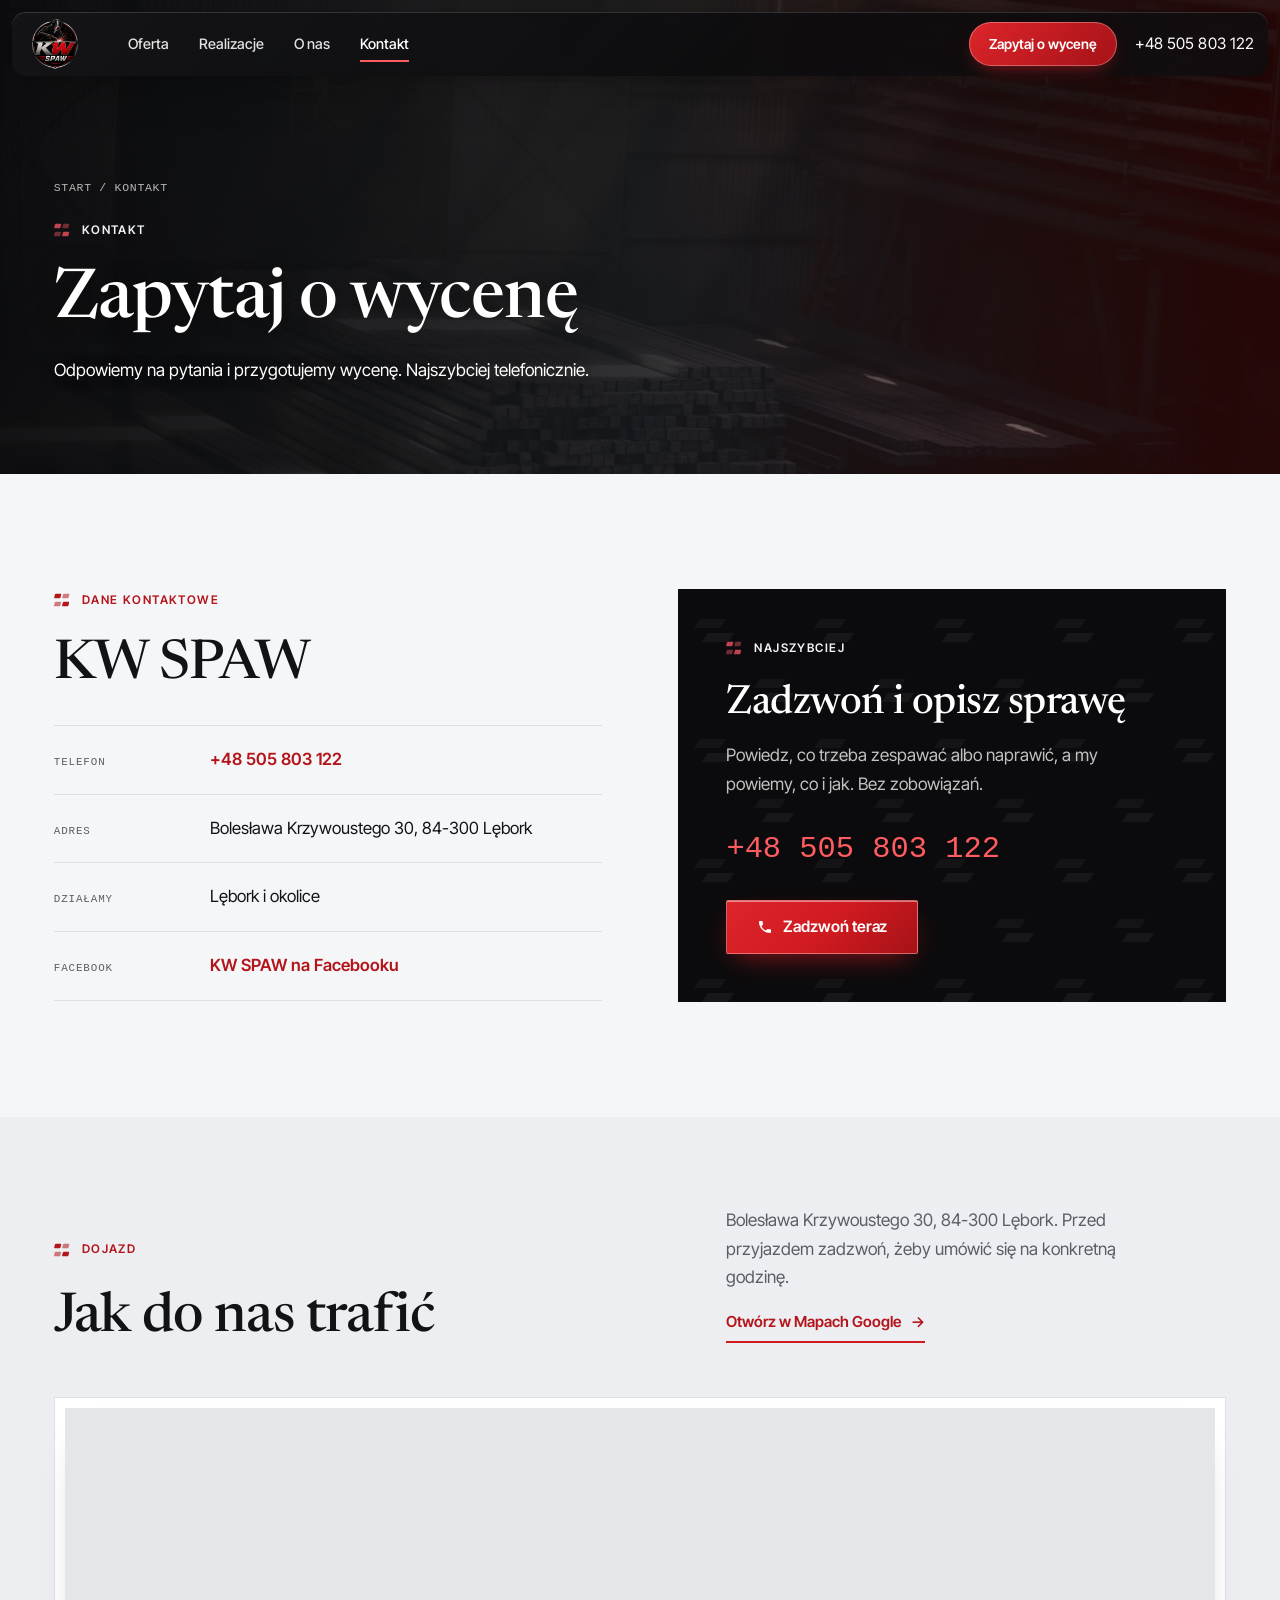
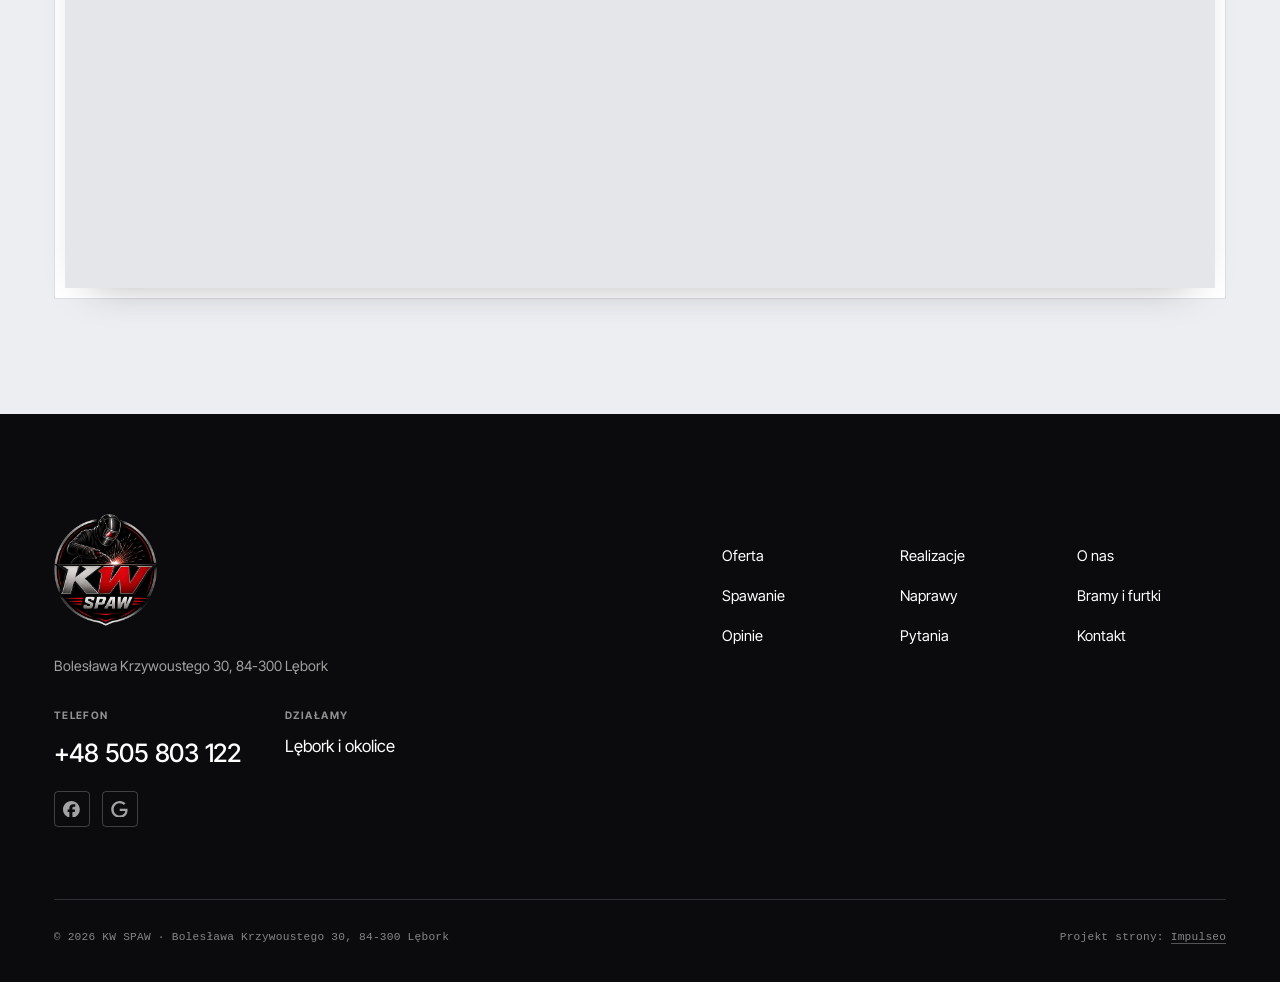
<file: kontakt.html>
<!DOCTYPE html>
<html lang="pl">
<head>
<meta charset="UTF-8">
<meta name="viewport" content="width=device-width, initial-scale=1.0">
<title>Kontakt - KW SPAW</title>
<meta name="description" content="Kontakt KW SPAW - zakład spawalniczy, Bolesława Krzywoustego 30, 84-300 Lębork. Tel. 505 803 122.">
<link rel="canonical" href="https://impulseo-pl.github.io/kw-spaw/kontakt.html">
<meta name="robots" content="noindex, nofollow">
<meta property="og:type" content="website">
<meta property="og:locale" content="pl_PL">
<meta property="og:site_name" content="KW SPAW">
<meta property="og:title" content="Kontakt - KW SPAW">
<meta property="og:description" content="Kontakt KW SPAW - zakład spawalniczy, Bolesława Krzywoustego 30, 84-300 Lębork. Tel. 505 803 122.">
<meta property="og:url" content="https://impulseo-pl.github.io/kw-spaw/kontakt.html">
<meta property="og:image" content="https://impulseo-pl.github.io/kw-spaw/img/og.jpg">
<meta property="og:image:width" content="1200">
<meta property="og:image:height" content="630">
<meta name="twitter:card" content="summary_large_image">
<script type="application/ld+json">{"@context": "https://schema.org", "@type": "LocalBusiness", "name": "KW SPAW", "url": "https://impulseo-pl.github.io/kw-spaw/", "telephone": "+48505803122", "image": "https://impulseo-pl.github.io/kw-spaw/img/og.jpg", "address": {"@type": "PostalAddress", "streetAddress": "Bolesława Krzywoustego 30", "postalCode": "84-300", "addressLocality": "Lębork", "addressCountry": "PL"}, "areaServed": "Lębork", "sameAs": ["https://www.facebook.com/Kwspawlebork/"]}</script>
<link rel="preconnect" href="https://fonts.googleapis.com">
<link rel="preconnect" href="https://fonts.gstatic.com" crossorigin>
<link href="https://fonts.googleapis.com/css2?family=Inter+Tight:wght@400;500;600;700&amp;family=Newsreader:ital,opsz,wght@0,6..72,400..600;1,6..72,500..800&amp;display=swap" rel="stylesheet">
<link rel="stylesheet" href="assets/styles.css?v=20261119">
<meta name="theme-color" content="#0b0b0d">
</head>
<body class="sub">

<a class="skip" href="#tresc">Przejdź do treści</a>
<header class="nav">
  <div class="nav-inner">
    <a class="brand" href="index.html" aria-label="KW SPAW - strona główna"><img class="brand-logo" src="img/logo-znak.png" alt="KW SPAW zakład spawalniczy" width="333" height="360" decoding="async"></a>
    <nav class="nav-links" aria-label="Menu"><a href="oferta.html">Oferta</a><a href="realizacje.html">Realizacje</a><a href="o-nas.html">O&nbsp;nas</a><a href="kontakt.html" aria-current="page">Kontakt</a><a class="pill nl-cta" href="kontakt.html">Zapytaj o&nbsp;wycenę</a></nav>
    <div class="nav-cta"><a class="pill" href="kontakt.html">Zapytaj o&nbsp;wycenę</a><a class="tel-txt" href="tel:+48505803122">+48 505 803 122</a></div>
    <button class="nav-toggle" aria-label="Menu" aria-expanded="false"><span></span><span></span><span></span></button>
  </div>
</header>

<main id="tresc">
<section class="pagehead">
  <img src="img/g6.jpg" alt="Stalowe profile ułożone w hali" width="1520" height="966" decoding="async" fetchpriority="high">
  <div class="wrap">
    <div class="crumbs"><a href="index.html">Start</a> / Kontakt</div>
    <span class="eyebrow">Kontakt</span>
    <h1>Zapytaj o&nbsp;wycenę</h1>
    <p>Odpowiemy na pytania i&nbsp;przygotujemy wycenę. Najszybciej telefonicznie.</p>
  </div>
</section>
<section class="about">
  <div class="wrap contact-grid">
    <div class="reveal">
      <span class="eyebrow">Dane kontaktowe</span>
      <h2 style="margin-top:18px">KW SPAW</h2>
      <div class="info-list">
        <div class="info-row"><span class="lbl">Telefon</span><a class="val" href="tel:+48505803122">+48 505 803 122</a></div>
        <div class="info-row"><span class="lbl">Adres</span><span class="val">Bolesława Krzywoustego 30, 84-300 Lębork</span></div>
        <div class="info-row"><span class="lbl">Działamy</span><span class="val">Lębork i&nbsp;okolice</span></div>
        <div class="info-row"><span class="lbl">Facebook</span><a class="val" href="https://www.facebook.com/Kwspawlebork/" target="_blank" rel="noopener">KW SPAW na Facebooku</a></div>
      </div>
    </div>
    <div class="call-card reveal">
      <span class="eyebrow light">Najszybciej</span>
      <h2 style="margin-top:16px">Zadzwoń i&nbsp;opisz sprawę</h2>
      <p>Powiedz, co trzeba zespawać albo naprawić, a&nbsp;my powiemy, co i&nbsp;jak. Bez zobowiązań.</p>
      <a class="tel-big" href="tel:+48505803122">+48 505 803 122</a>
      <a href="tel:+48505803122" class="btn btn-accent"><svg width="16" height="16" viewBox="0 0 24 24" fill="none" aria-hidden="true"><path d="M6.6 10.8a15.5 15.5 0 0 0 6.6 6.6l2.2-2.2a1 1 0 0 1 1-.24 11.4 11.4 0 0 0 3.6.58 1 1 0 0 1 1 1V20a1 1 0 0 1-1 1A17 17 0 0 1 3 4a1 1 0 0 1 1-1h3.5a1 1 0 0 1 1 1c0 1.25.2 2.46.58 3.6a1 1 0 0 1-.25 1l-2.23 2.2Z" fill="currentColor"/></svg> Zadzwoń teraz</a>
    </div>
  </div>
</section>

<section class="area" style="padding-top:clamp(56px,7vw,96px)">
  <div class="wrap">
    <div class="head-split" style="margin-bottom:clamp(28px,4vw,48px)">
      <div class="reveal">
        <span class="eyebrow">Dojazd</span>
        <h2>Jak do nas trafić</h2>
      </div>
      <div class="side reveal"><p>Bolesława Krzywoustego 30, 84-300 Lębork. Przed przyjazdem zadzwoń, żeby umówić się na konkretną godzinę.</p><a class="link-line" href="https://maps.google.com/?cid=9611286342725829047&amp;g_mp=CiVnb29nbGUubWFwcy5wbGFjZXMudjEuUGxhY2VzLkdldFBsYWNlEAIYBCAA" target="_blank" rel="noopener">Otwórz w&nbsp;Mapach Google <span class="arr" aria-hidden="true">→</span></a></div>
    </div>
    <div class="map-card reveal">
      <iframe class="map map-wide" title="KW SPAW - Lębork" src="https://maps.google.com/maps?q=54.5267838%2C17.7644873&amp;z=15&amp;output=embed" loading="lazy" referrerpolicy="no-referrer-when-downgrade"></iframe>
    </div>
  </div>
</section>
</main>

<footer>
  <div class="wrap">
    <div class="foot-grid">
      <div>
        <a href="index.html" aria-label="KW SPAW - strona główna"><img class="foot-logo" src="img/logo-znak.png" alt="KW SPAW zakład spawalniczy" width="333" height="360" loading="lazy" decoding="async"></a>
        <p class="foot-addr">Bolesława Krzywoustego 30, 84-300 Lębork</p>
        <div class="foot-tels">
          <div><span class="lbl">Telefon</span><a href="tel:+48505803122">+48 505 803 122</a></div>
          <div><span class="lbl">Działamy</span><span class="val">Lębork i&nbsp;okolice</span></div>
        </div>
        <div class="foot-soc">
          <a class="soc" href="https://www.facebook.com/Kwspawlebork/" target="_blank" rel="noopener" aria-label="Facebook - KW SPAW"><svg viewBox="0 0 24 24" aria-hidden="true" focusable="false"><path d="M9.101 23.691v-7.98H6.627v-3.667h2.474v-1.58c0-4.085 1.848-5.978 5.858-5.978.401 0 .955.042 1.468.103a8.68 8.68 0 0 1 1.141.195v3.325a8.623 8.623 0 0 0-.653-.036 26.805 26.805 0 0 0-.733-.009c-.707 0-1.259.096-1.675.309a1.686 1.686 0 0 0-.679.622c-.258.42-.374.995-.374 1.752v1.297h3.919l-.386 2.103-.287 1.564h-3.246v8.245C19.396 23.238 24 18.179 24 12.044c0-6.627-5.373-12-12-12s-12 5.373-12 12c0 5.628 3.874 10.35 9.101 11.647Z" fill="currentColor"/></svg></a>
          <a class="soc" href="https://maps.google.com/?cid=9611286342725829047&amp;g_mp=CiVnb29nbGUubWFwcy5wbGFjZXMudjEuUGxhY2VzLkdldFBsYWNlEAIYBCAA" target="_blank" rel="noopener" aria-label="Google - KW SPAW"><svg viewBox="0 0 24 24" aria-hidden="true" focusable="false"><path d="M12.48 10.92v3.28h7.84c-.24 1.84-.853 3.187-1.787 4.133-1.147 1.147-2.933 2.4-6.053 2.4-4.827 0-8.6-3.893-8.6-8.72s3.773-8.72 8.6-8.72c2.6 0 4.507 1.027 5.907 2.347l2.307-2.307C18.747 1.44 16.133 0 12.48 0 5.867 0 .307 5.387.307 12s5.56 12 12.173 12c3.573 0 6.267-1.173 8.373-3.36 2.16-2.16 2.84-5.213 2.84-7.667 0-.76-.053-1.467-.173-2.053H12.48z" fill="currentColor"/></svg></a>
        </div>
      </div>
      <nav class="foot-nav" aria-label="Stopka">
        <a href="oferta.html">Oferta</a>
        <a href="realizacje.html">Realizacje</a>
        <a href="o-nas.html">O&nbsp;nas</a>
        <a href="oferta.html#spawanie">Spawanie</a>
        <a href="oferta.html#naprawy">Naprawy</a>
        <a href="oferta.html#bramy">Bramy i&nbsp;furtki</a>
        <a href="index.html#opinie">Opinie</a>
        <a href="index.html#pytania">Pytania</a>
        <a href="kontakt.html">Kontakt</a>
      </nav>
    </div>
    <div class="foot-bot">
      <span>© 2026 KW SPAW · Bolesława Krzywoustego 30, 84-300 Lębork</span>
      <span>Projekt strony: <a class="foot-credit" href="https://impulseo.pl" target="_blank" rel="noopener">Impulseo</a></span>
    </div>
  </div>
</footer>
<div class="sticky-call"><a class="sc-call" href="tel:+48505803122"><svg width="16" height="16" viewBox="0 0 24 24" fill="none" aria-hidden="true"><path d="M6.6 10.8a15.5 15.5 0 0 0 6.6 6.6l2.2-2.2a1 1 0 0 1 1-.24 11.4 11.4 0 0 0 3.6.58 1 1 0 0 1 1 1V20a1 1 0 0 1-1 1A17 17 0 0 1 3 4a1 1 0 0 1 1-1h3.5a1 1 0 0 1 1 1c0 1.25.2 2.46.58 3.6a1 1 0 0 1-.25 1l-2.23 2.2Z" fill="currentColor"/></svg> Zadzwoń</a><a class="sc-quote" href="kontakt.html">Zapytaj o&nbsp;wycenę</a></div>
<div class="demo-wazne" data-do="2026-11-25" data-cykl="3" hidden><svg class="dw-ico" width="13" height="13" viewBox="0 0 24 24" fill="none" aria-hidden="true"><circle cx="12" cy="12" r="8.6" stroke="currentColor" stroke-width="1.8"/><path d="M12 7.2V12l3.3 2" stroke="currentColor" stroke-width="1.8" stroke-linecap="round"/></svg><span class="dw-txt"></span></div>

<script src="assets/main.js?v=20261119"></script>
</body>
</html>
</file>
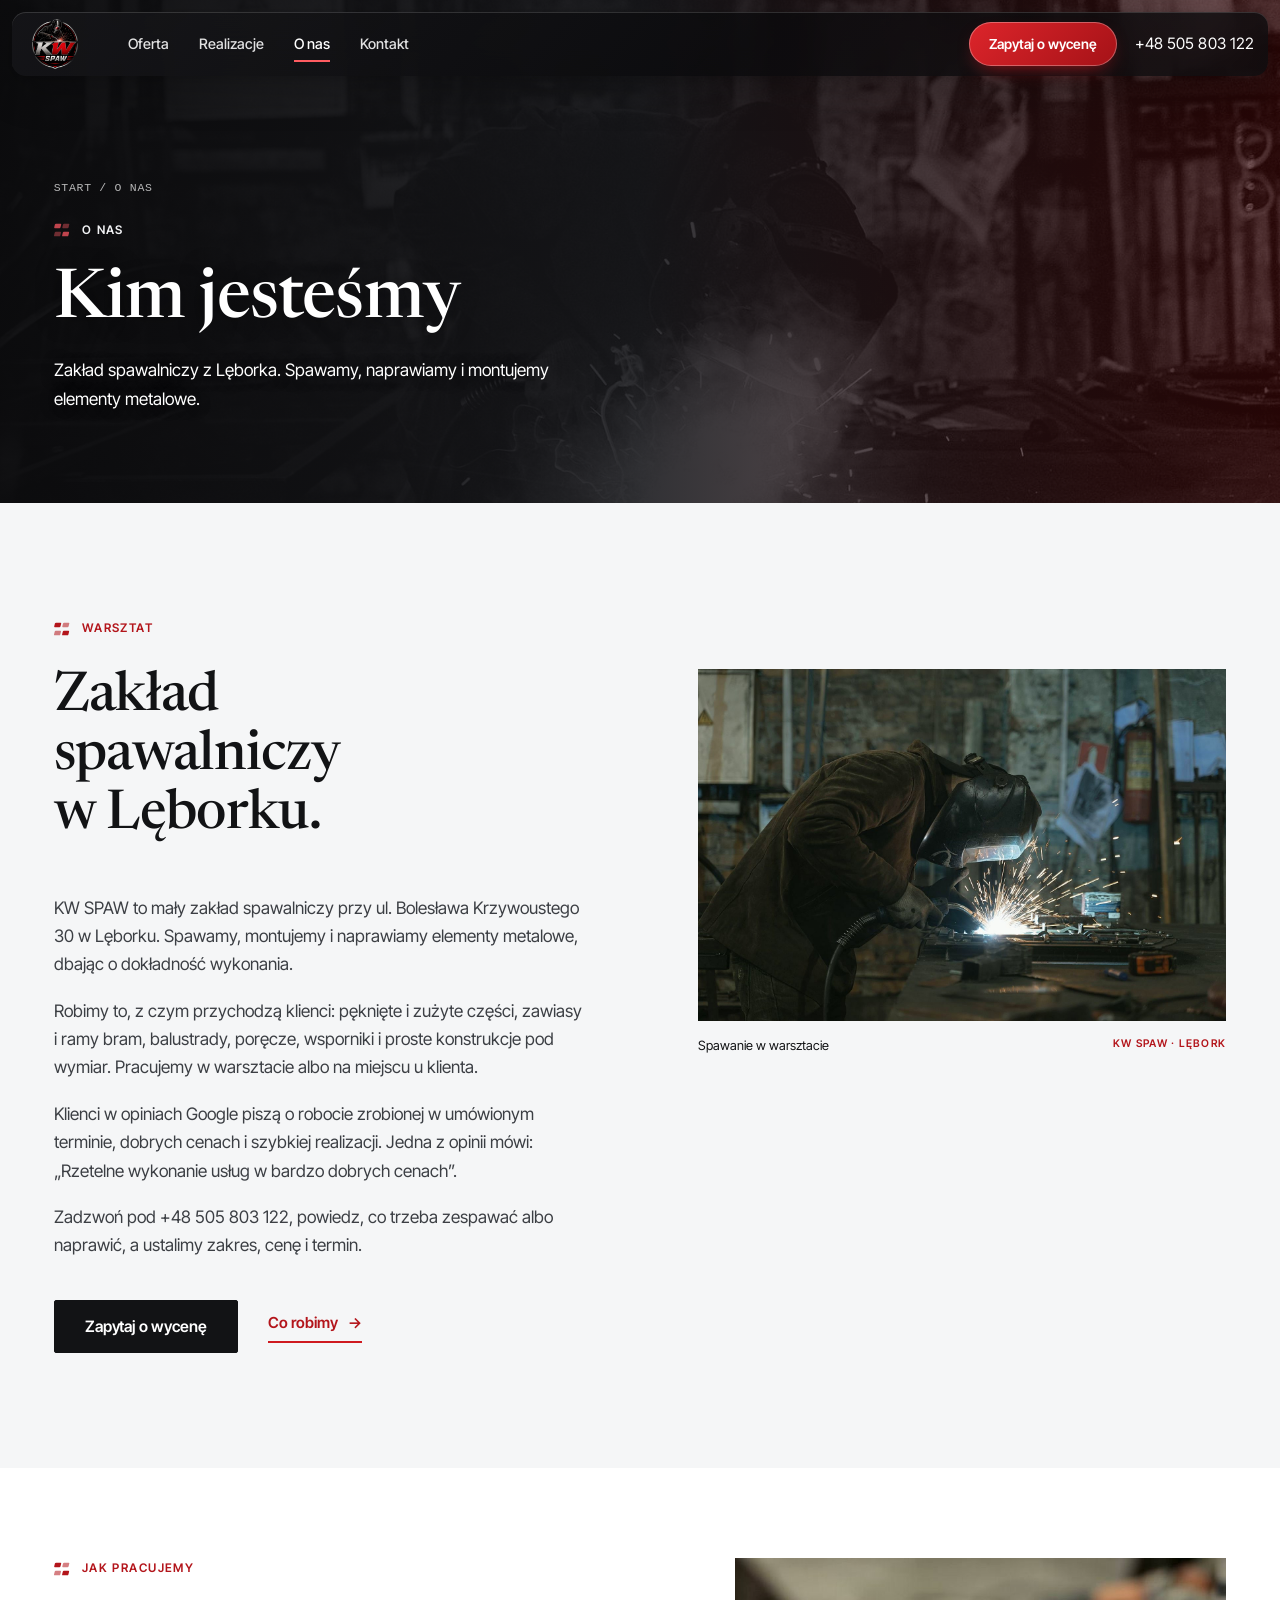
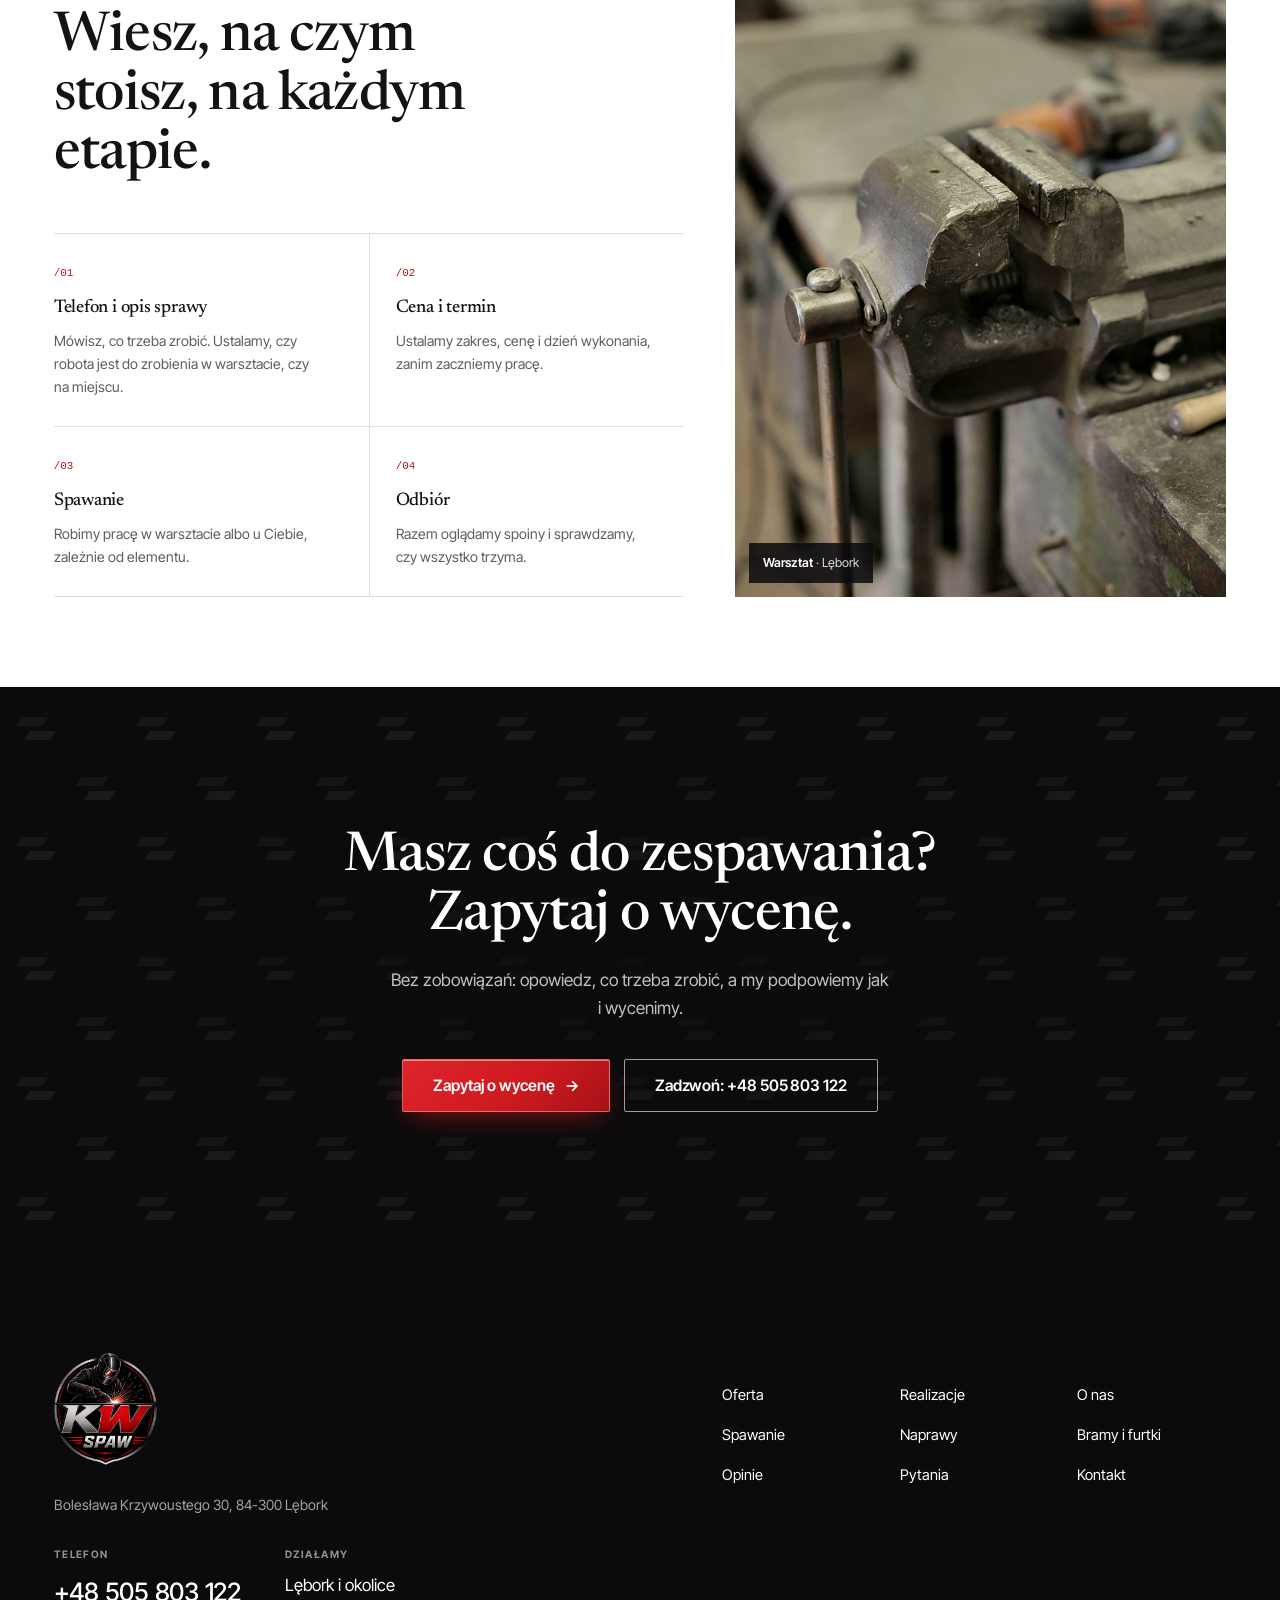
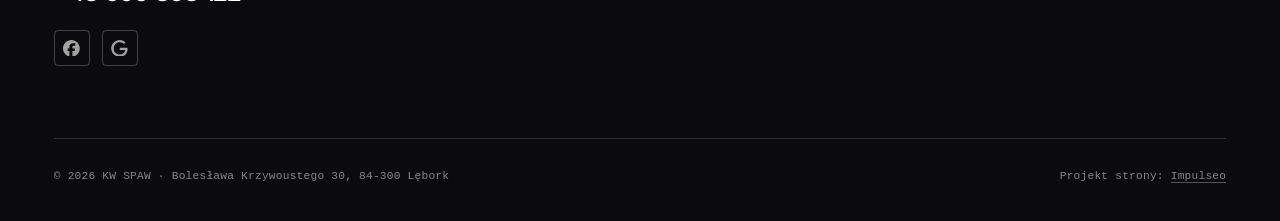
<file: o-nas.html>
<!DOCTYPE html>
<html lang="pl">
<head>
<meta charset="UTF-8">
<meta name="viewport" content="width=device-width, initial-scale=1.0">
<title>O nas - KW SPAW</title>
<meta name="description" content="KW SPAW - zakład spawalniczy w Lęborku: spawanie, naprawy i montaż elementów metalowych, bramy, furtki, balustrady i konstrukcje na wymiar. Tel. 505 803 122.">
<link rel="canonical" href="https://impulseo-pl.github.io/kw-spaw/o-nas.html">
<meta name="robots" content="noindex, nofollow">
<meta property="og:type" content="website">
<meta property="og:locale" content="pl_PL">
<meta property="og:site_name" content="KW SPAW">
<meta property="og:title" content="O nas - KW SPAW">
<meta property="og:description" content="KW SPAW - zakład spawalniczy w Lęborku: spawanie, naprawy i montaż elementów metalowych, bramy, furtki, balustrady i konstrukcje na wymiar. Tel. 505 803 122.">
<meta property="og:url" content="https://impulseo-pl.github.io/kw-spaw/o-nas.html">
<meta property="og:image" content="https://impulseo-pl.github.io/kw-spaw/img/og.jpg">
<meta property="og:image:width" content="1200">
<meta property="og:image:height" content="630">
<meta name="twitter:card" content="summary_large_image">
<script type="application/ld+json">{"@context": "https://schema.org", "@type": "LocalBusiness", "name": "KW SPAW", "url": "https://impulseo-pl.github.io/kw-spaw/", "telephone": "+48505803122", "image": "https://impulseo-pl.github.io/kw-spaw/img/og.jpg", "address": {"@type": "PostalAddress", "streetAddress": "Bolesława Krzywoustego 30", "postalCode": "84-300", "addressLocality": "Lębork", "addressCountry": "PL"}, "areaServed": "Lębork", "sameAs": ["https://www.facebook.com/Kwspawlebork/"]}</script>
<link rel="preconnect" href="https://fonts.googleapis.com">
<link rel="preconnect" href="https://fonts.gstatic.com" crossorigin>
<link href="https://fonts.googleapis.com/css2?family=Inter+Tight:wght@400;500;600;700&amp;family=Newsreader:ital,opsz,wght@0,6..72,400..600;1,6..72,500..800&amp;display=swap" rel="stylesheet">
<link rel="stylesheet" href="assets/styles.css?v=20261119">
<meta name="theme-color" content="#0b0b0d">
</head>
<body class="sub">

<a class="skip" href="#tresc">Przejdź do treści</a>
<header class="nav">
  <div class="nav-inner">
    <a class="brand" href="index.html" aria-label="KW SPAW - strona główna"><img class="brand-logo" src="img/logo-znak.png" alt="KW SPAW zakład spawalniczy" width="333" height="360" decoding="async"></a>
    <nav class="nav-links" aria-label="Menu"><a href="oferta.html">Oferta</a><a href="realizacje.html">Realizacje</a><a href="o-nas.html" aria-current="page">O&nbsp;nas</a><a href="kontakt.html">Kontakt</a><a class="pill nl-cta" href="kontakt.html">Zapytaj o&nbsp;wycenę</a></nav>
    <div class="nav-cta"><a class="pill" href="kontakt.html">Zapytaj o&nbsp;wycenę</a><a class="tel-txt" href="tel:+48505803122">+48 505 803 122</a></div>
    <button class="nav-toggle" aria-label="Menu" aria-expanded="false"><span></span><span></span><span></span></button>
  </div>
</header>

<main id="tresc">
<section class="pagehead">
  <img src="img/g5.jpg" alt="Spawacz przy stole warsztatowym" width="1600" height="1066" decoding="async" fetchpriority="high">
  <div class="wrap">
    <div class="crumbs"><a href="index.html">Start</a> / O&nbsp;nas</div>
    <span class="eyebrow">O&nbsp;nas</span>
    <h1>Kim jesteśmy</h1>
    <p>Zakład spawalniczy z&nbsp;Lęborka. Spawamy, naprawiamy i&nbsp;montujemy elementy metalowe.</p>
  </div>
</section>
<section class="about">
  <div class="wrap about-grid">
    <div class="about-copy reveal">
      <span class="eyebrow">Warsztat</span>
      <h2>Zakład spawalniczy w&nbsp;Lęborku.</h2>
      <div class="txt">
        <p>KW SPAW to mały zakład spawalniczy przy ul. Bolesława Krzywoustego 30 w&nbsp;Lęborku. Spawamy, montujemy i&nbsp;naprawiamy elementy metalowe, dbając o&nbsp;dokładność wykonania.</p>
        <p>Robimy to, z&nbsp;czym przychodzą klienci: pęknięte i&nbsp;zużyte części, zawiasy i&nbsp;ramy bram, balustrady, poręcze, wsporniki i&nbsp;proste konstrukcje pod wymiar. Pracujemy w&nbsp;warsztacie albo na miejscu u&nbsp;klienta.</p>
        <p>Klienci w&nbsp;opiniach Google piszą o&nbsp;robocie zrobionej w&nbsp;umówionym terminie, dobrych cenach i&nbsp;szybkiej realizacji. Jedna z&nbsp;opinii mówi: „Rzetelne wykonanie usług w&nbsp;bardzo dobrych cenach”.</p>
        <p>Zadzwoń pod <a href="tel:+48505803122">+48 505 803 122</a>, powiedz, co trzeba zespawać albo naprawić, a&nbsp;ustalimy zakres, cenę i&nbsp;termin.</p>
      </div>
      <div class="about-actions">
        <a href="kontakt.html" class="btn btn-dark">Zapytaj o&nbsp;wycenę</a>
        <a href="oferta.html" class="link-line">Co robimy <span class="arr" aria-hidden="true">→</span></a>
      </div>
    </div>
    <figure class="fig reveal">
      <div class="ph"><img src="img/g3.jpg" alt="Spawacz w masce przy pracy w warsztacie" width="1600" height="1066" decoding="async"></div>
      <figcaption><span>Spawanie w&nbsp;warsztacie</span><span class="r">KW SPAW · Lębork</span></figcaption>
    </figure>
  </div>
</section>

<section class="why">
  <div class="wrap why-grid">
    <div class="why-copy">
      <div class="reveal">
        <span class="eyebrow">Jak pracujemy</span>
        <h2>Wiesz, na czym stoisz, na każdym etapie.</h2>
      </div>
      <div class="why-list reveal">
        <div class="why-item"><span class="n">/01</span><h3>Telefon i&nbsp;opis sprawy</h3><p>Mówisz, co trzeba zrobić. Ustalamy, czy robota jest do zrobienia w&nbsp;warsztacie, czy na miejscu.</p></div>
        <div class="why-item"><span class="n">/02</span><h3>Cena i&nbsp;termin</h3><p>Ustalamy zakres, cenę i&nbsp;dzień wykonania, zanim zaczniemy pracę.</p></div>
        <div class="why-item"><span class="n">/03</span><h3>Spawanie</h3><p>Robimy pracę w&nbsp;warsztacie albo u&nbsp;Ciebie, zależnie od elementu.</p></div>
        <div class="why-item"><span class="n">/04</span><h3>Odbiór</h3><p>Razem oglądamy spoiny i&nbsp;sprawdzamy, czy wszystko trzyma.</p></div>
      </div>
    </div>
    <div class="why-photo reveal">
      <img src="img/g10.jpg" alt="Imadło na stole ślusarskim" loading="lazy" width="1600" height="1066" decoding="async">
      <span class="cap">Warsztat <span>· Lębork</span></span>
    </div>
  </div>
</section>

<section class="cta">
  <div class="wrap">
    <h2 class="reveal">Masz coś do zespawania? Zapytaj o&nbsp;wycenę.</h2>
    <p class="reveal">Bez zobowiązań: opowiedz, co trzeba zrobić, a&nbsp;my podpowiemy jak i&nbsp;wycenimy.</p>
    <div class="cta-actions reveal">
      <a href="kontakt.html" class="btn btn-accent">Zapytaj o&nbsp;wycenę <span class="arr" aria-hidden="true">→</span></a>
      <a href="tel:+48505803122" class="btn btn-ghost">Zadzwoń: +48 505 803 122</a>
    </div>
  </div>
</section>
</main>

<footer>
  <div class="wrap">
    <div class="foot-grid">
      <div>
        <a href="index.html" aria-label="KW SPAW - strona główna"><img class="foot-logo" src="img/logo-znak.png" alt="KW SPAW zakład spawalniczy" width="333" height="360" loading="lazy" decoding="async"></a>
        <p class="foot-addr">Bolesława Krzywoustego 30, 84-300 Lębork</p>
        <div class="foot-tels">
          <div><span class="lbl">Telefon</span><a href="tel:+48505803122">+48 505 803 122</a></div>
          <div><span class="lbl">Działamy</span><span class="val">Lębork i&nbsp;okolice</span></div>
        </div>
        <div class="foot-soc">
          <a class="soc" href="https://www.facebook.com/Kwspawlebork/" target="_blank" rel="noopener" aria-label="Facebook - KW SPAW"><svg viewBox="0 0 24 24" aria-hidden="true" focusable="false"><path d="M9.101 23.691v-7.98H6.627v-3.667h2.474v-1.58c0-4.085 1.848-5.978 5.858-5.978.401 0 .955.042 1.468.103a8.68 8.68 0 0 1 1.141.195v3.325a8.623 8.623 0 0 0-.653-.036 26.805 26.805 0 0 0-.733-.009c-.707 0-1.259.096-1.675.309a1.686 1.686 0 0 0-.679.622c-.258.42-.374.995-.374 1.752v1.297h3.919l-.386 2.103-.287 1.564h-3.246v8.245C19.396 23.238 24 18.179 24 12.044c0-6.627-5.373-12-12-12s-12 5.373-12 12c0 5.628 3.874 10.35 9.101 11.647Z" fill="currentColor"/></svg></a>
          <a class="soc" href="https://maps.google.com/?cid=9611286342725829047&amp;g_mp=CiVnb29nbGUubWFwcy5wbGFjZXMudjEuUGxhY2VzLkdldFBsYWNlEAIYBCAA" target="_blank" rel="noopener" aria-label="Google - KW SPAW"><svg viewBox="0 0 24 24" aria-hidden="true" focusable="false"><path d="M12.48 10.92v3.28h7.84c-.24 1.84-.853 3.187-1.787 4.133-1.147 1.147-2.933 2.4-6.053 2.4-4.827 0-8.6-3.893-8.6-8.72s3.773-8.72 8.6-8.72c2.6 0 4.507 1.027 5.907 2.347l2.307-2.307C18.747 1.44 16.133 0 12.48 0 5.867 0 .307 5.387.307 12s5.56 12 12.173 12c3.573 0 6.267-1.173 8.373-3.36 2.16-2.16 2.84-5.213 2.84-7.667 0-.76-.053-1.467-.173-2.053H12.48z" fill="currentColor"/></svg></a>
        </div>
      </div>
      <nav class="foot-nav" aria-label="Stopka">
        <a href="oferta.html">Oferta</a>
        <a href="realizacje.html">Realizacje</a>
        <a href="o-nas.html">O&nbsp;nas</a>
        <a href="oferta.html#spawanie">Spawanie</a>
        <a href="oferta.html#naprawy">Naprawy</a>
        <a href="oferta.html#bramy">Bramy i&nbsp;furtki</a>
        <a href="index.html#opinie">Opinie</a>
        <a href="index.html#pytania">Pytania</a>
        <a href="kontakt.html">Kontakt</a>
      </nav>
    </div>
    <div class="foot-bot">
      <span>© 2026 KW SPAW · Bolesława Krzywoustego 30, 84-300 Lębork</span>
      <span>Projekt strony: <a class="foot-credit" href="https://impulseo.pl" target="_blank" rel="noopener">Impulseo</a></span>
    </div>
  </div>
</footer>
<div class="sticky-call"><a class="sc-call" href="tel:+48505803122"><svg width="16" height="16" viewBox="0 0 24 24" fill="none" aria-hidden="true"><path d="M6.6 10.8a15.5 15.5 0 0 0 6.6 6.6l2.2-2.2a1 1 0 0 1 1-.24 11.4 11.4 0 0 0 3.6.58 1 1 0 0 1 1 1V20a1 1 0 0 1-1 1A17 17 0 0 1 3 4a1 1 0 0 1 1-1h3.5a1 1 0 0 1 1 1c0 1.25.2 2.46.58 3.6a1 1 0 0 1-.25 1l-2.23 2.2Z" fill="currentColor"/></svg> Zadzwoń</a><a class="sc-quote" href="kontakt.html">Zapytaj o&nbsp;wycenę</a></div>
<div class="demo-wazne" data-do="2026-11-25" data-cykl="3" hidden><svg class="dw-ico" width="13" height="13" viewBox="0 0 24 24" fill="none" aria-hidden="true"><circle cx="12" cy="12" r="8.6" stroke="currentColor" stroke-width="1.8"/><path d="M12 7.2V12l3.3 2" stroke="currentColor" stroke-width="1.8" stroke-linecap="round"/></svg><span class="dw-txt"></span></div>

<script src="assets/main.js?v=20261119"></script>
</body>
</html>
</file>
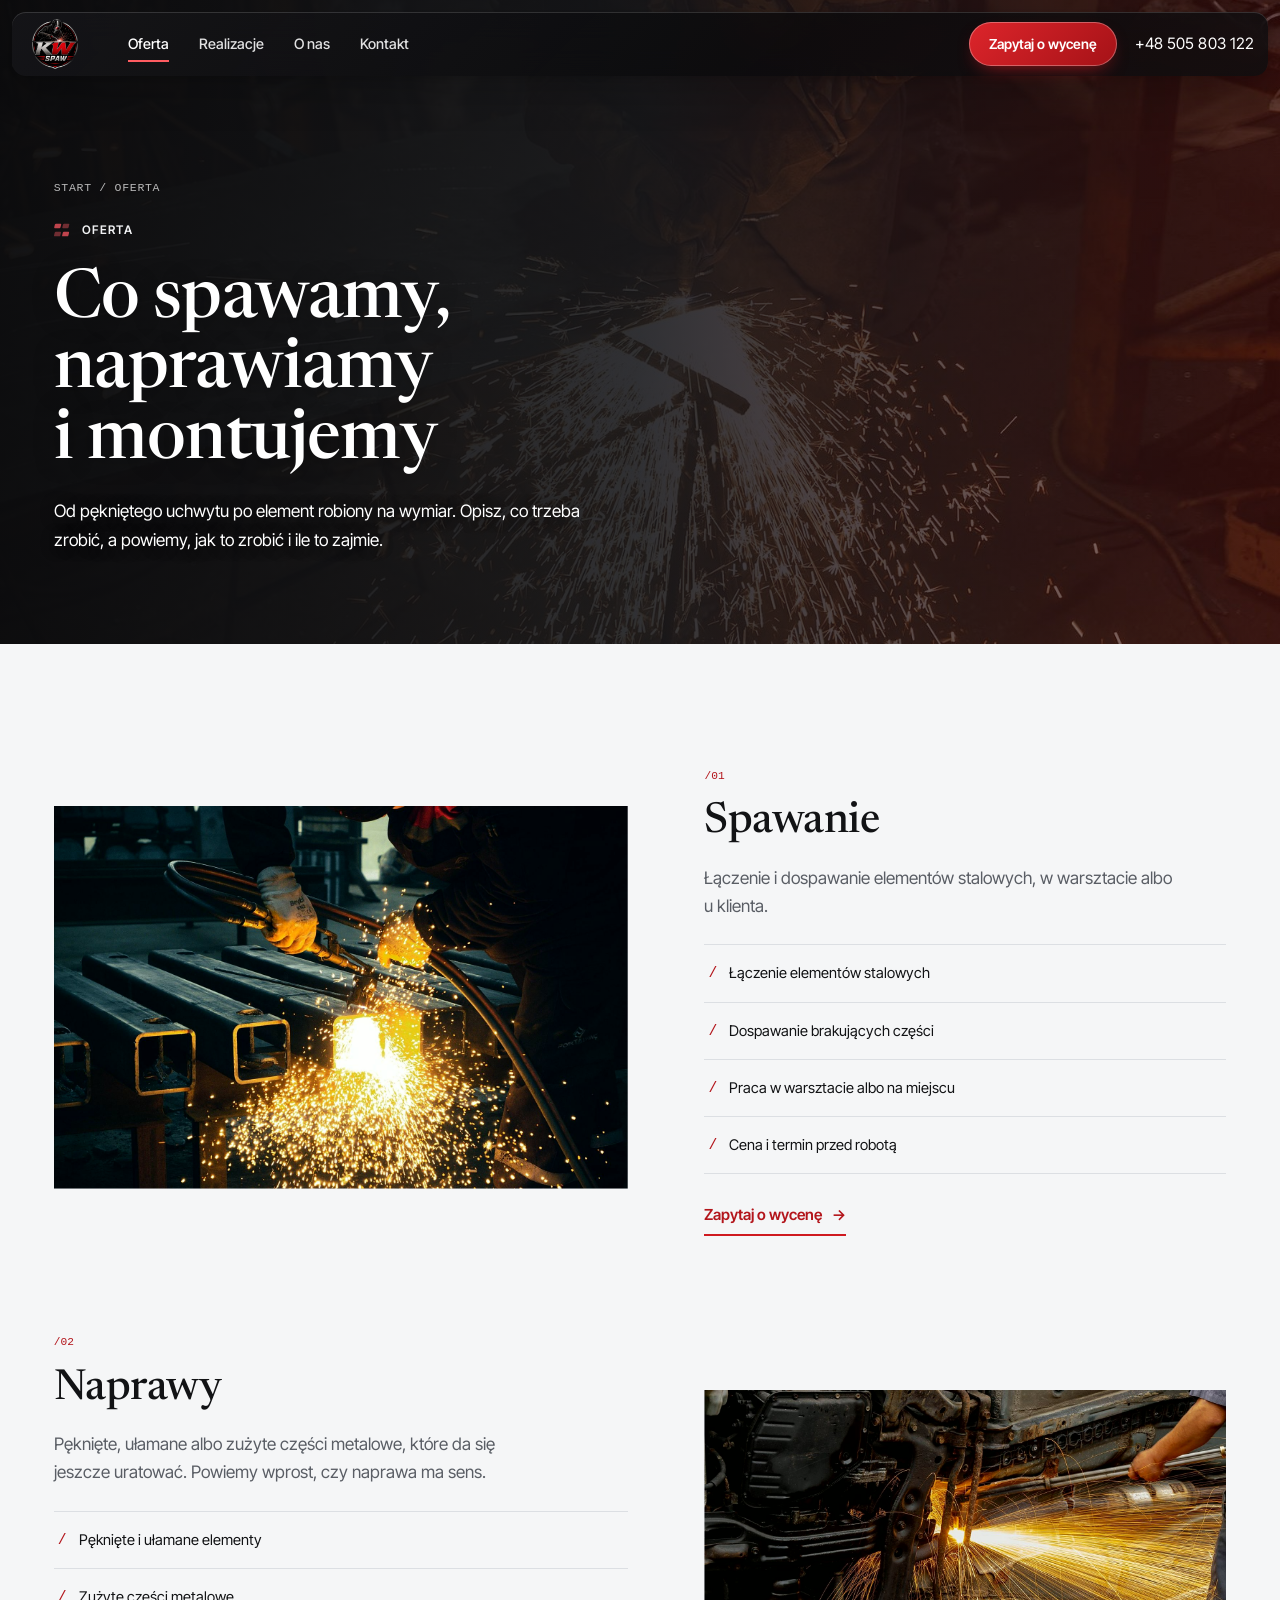
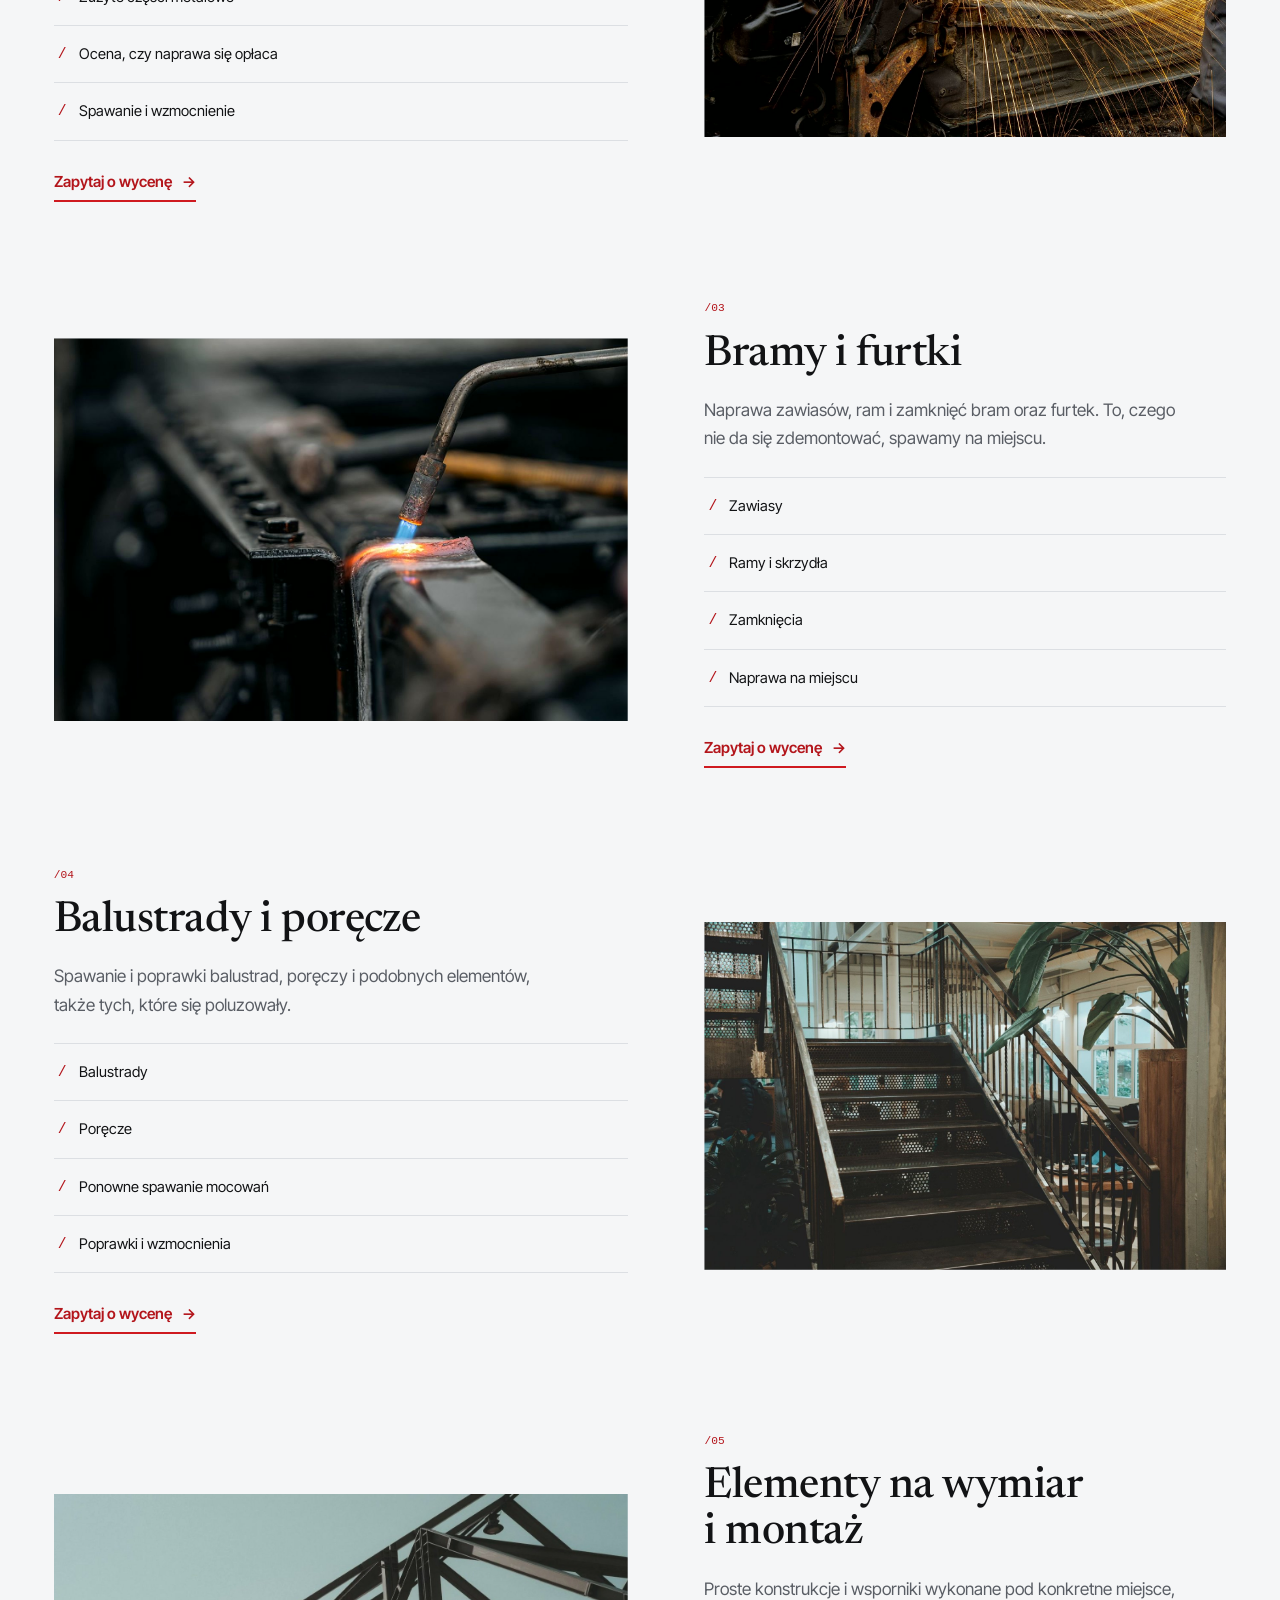
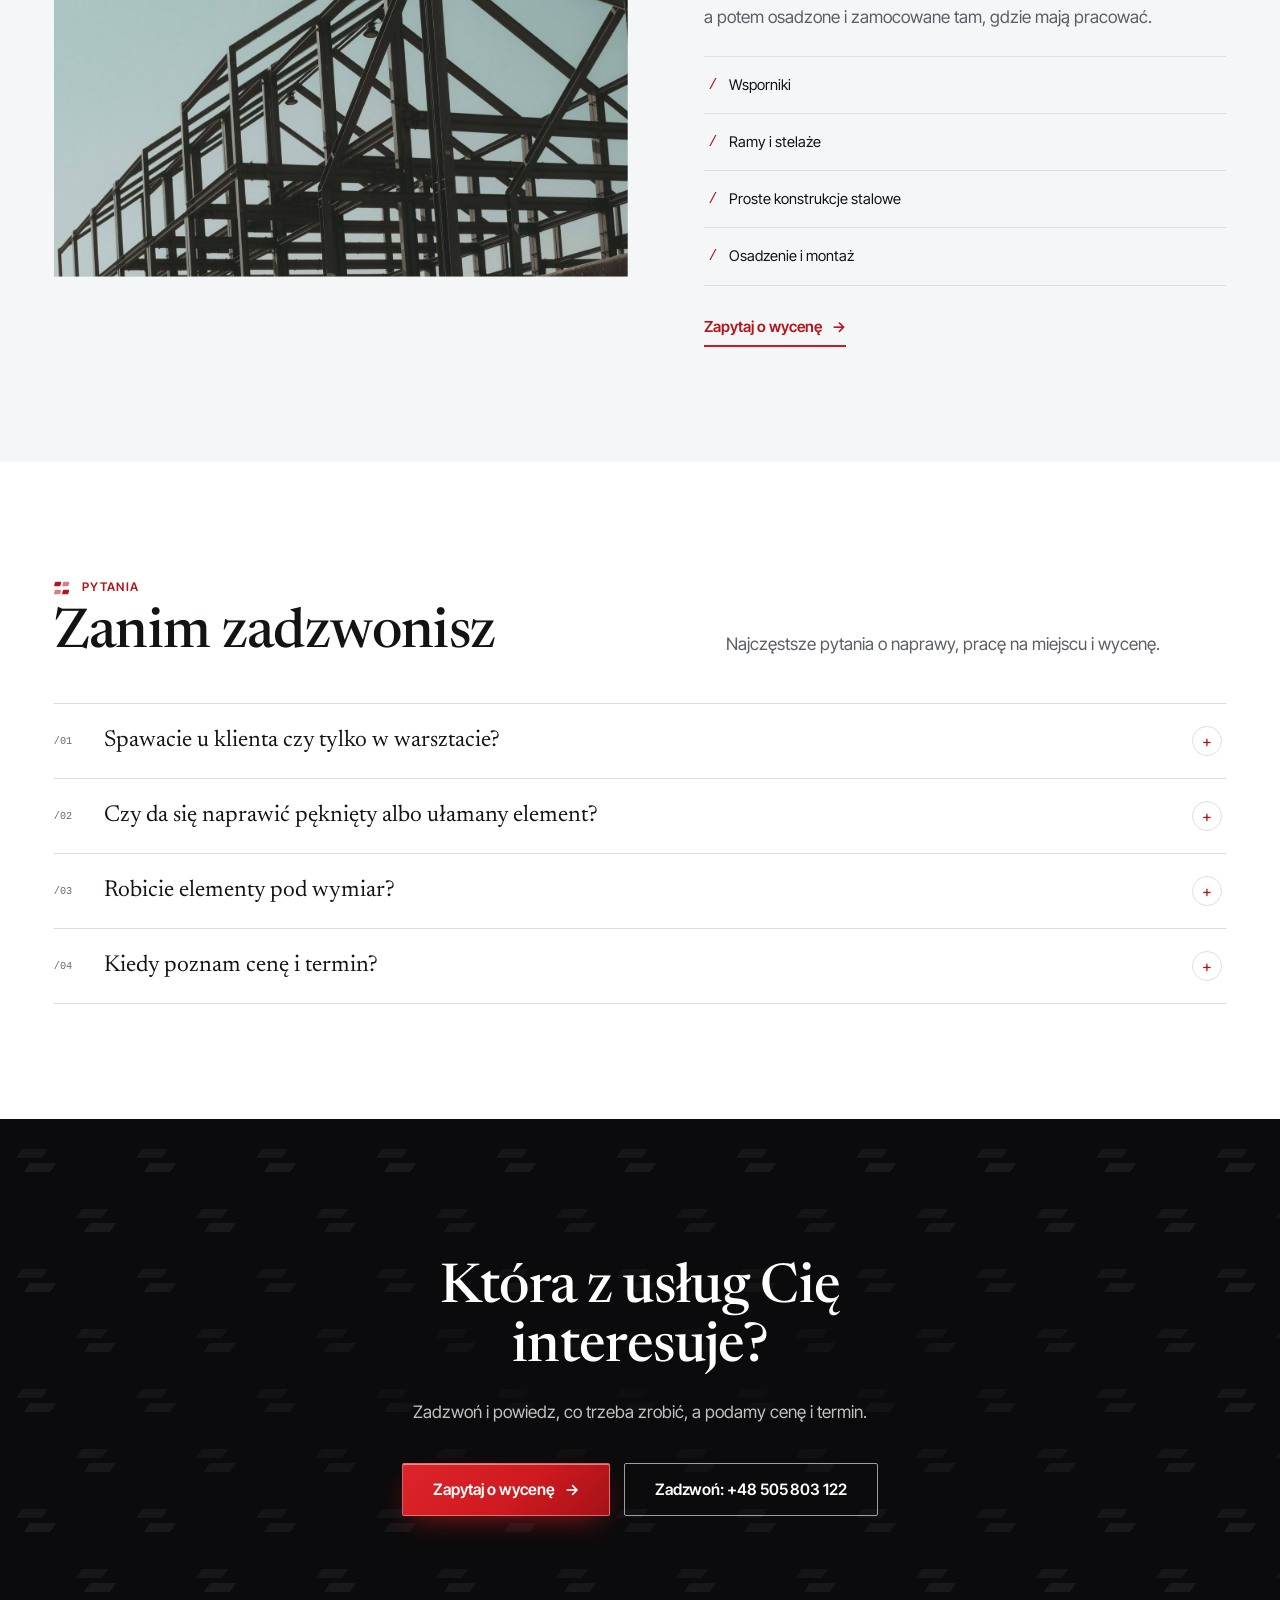
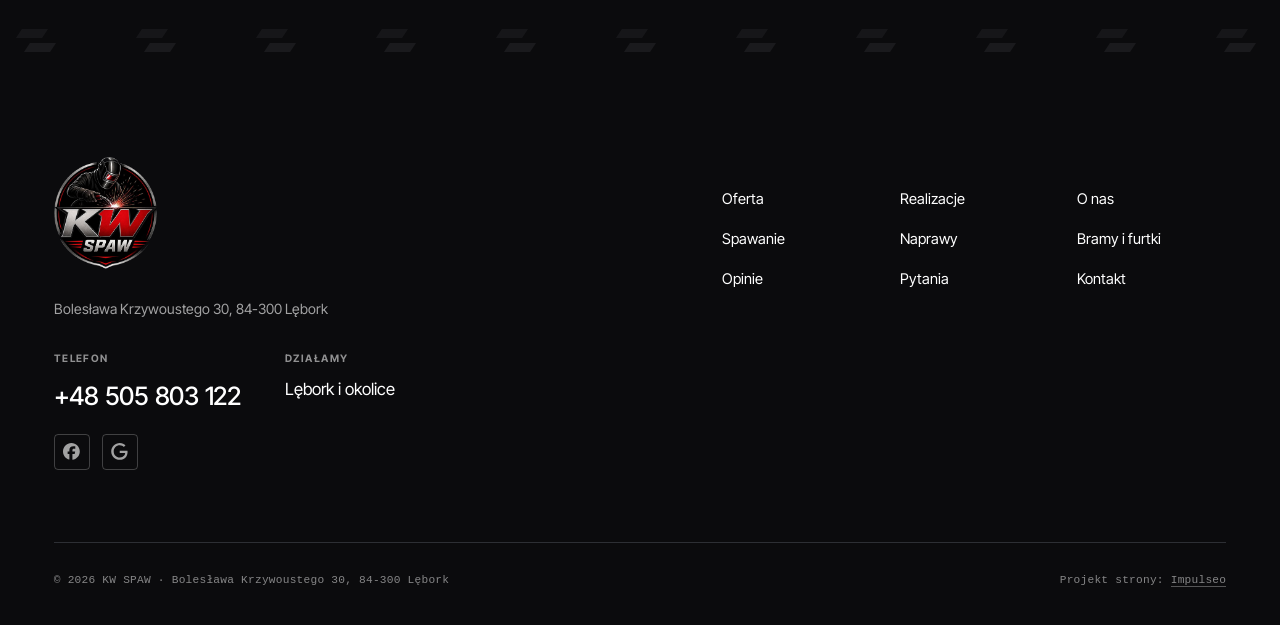
<file: oferta.html>
<!DOCTYPE html>
<html lang="pl">
<head>
<meta charset="UTF-8">
<meta name="viewport" content="width=device-width, initial-scale=1.0">
<title>Oferta - KW SPAW</title>
<meta name="description" content="KW SPAW - zakład spawalniczy w Lęborku: spawanie, naprawy i montaż elementów metalowych, bramy, furtki, balustrady i konstrukcje na wymiar. Tel. 505 803 122.">
<link rel="canonical" href="https://impulseo-pl.github.io/kw-spaw/oferta.html">
<meta name="robots" content="noindex, nofollow">
<meta property="og:type" content="website">
<meta property="og:locale" content="pl_PL">
<meta property="og:site_name" content="KW SPAW">
<meta property="og:title" content="Oferta - KW SPAW">
<meta property="og:description" content="KW SPAW - zakład spawalniczy w Lęborku: spawanie, naprawy i montaż elementów metalowych, bramy, furtki, balustrady i konstrukcje na wymiar. Tel. 505 803 122.">
<meta property="og:url" content="https://impulseo-pl.github.io/kw-spaw/oferta.html">
<meta property="og:image" content="https://impulseo-pl.github.io/kw-spaw/img/og.jpg">
<meta property="og:image:width" content="1200">
<meta property="og:image:height" content="630">
<meta name="twitter:card" content="summary_large_image">
<script type="application/ld+json">{"@context": "https://schema.org", "@type": "LocalBusiness", "name": "KW SPAW", "url": "https://impulseo-pl.github.io/kw-spaw/", "telephone": "+48505803122", "image": "https://impulseo-pl.github.io/kw-spaw/img/og.jpg", "address": {"@type": "PostalAddress", "streetAddress": "Bolesława Krzywoustego 30", "postalCode": "84-300", "addressLocality": "Lębork", "addressCountry": "PL"}, "areaServed": "Lębork", "sameAs": ["https://www.facebook.com/Kwspawlebork/"]}</script>
<link rel="preconnect" href="https://fonts.googleapis.com">
<link rel="preconnect" href="https://fonts.gstatic.com" crossorigin>
<link href="https://fonts.googleapis.com/css2?family=Inter+Tight:wght@400;500;600;700&amp;family=Newsreader:ital,opsz,wght@0,6..72,400..600;1,6..72,500..800&amp;display=swap" rel="stylesheet">
<link rel="stylesheet" href="assets/styles.css?v=20261119">
<meta name="theme-color" content="#0b0b0d">
</head>
<body class="sub">

<a class="skip" href="#tresc">Przejdź do treści</a>
<header class="nav">
  <div class="nav-inner">
    <a class="brand" href="index.html" aria-label="KW SPAW - strona główna"><img class="brand-logo" src="img/logo-znak.png" alt="KW SPAW zakład spawalniczy" width="333" height="360" decoding="async"></a>
    <nav class="nav-links" aria-label="Menu"><a href="oferta.html" aria-current="page">Oferta</a><a href="realizacje.html">Realizacje</a><a href="o-nas.html">O&nbsp;nas</a><a href="kontakt.html">Kontakt</a><a class="pill nl-cta" href="kontakt.html">Zapytaj o&nbsp;wycenę</a></nav>
    <div class="nav-cta"><a class="pill" href="kontakt.html">Zapytaj o&nbsp;wycenę</a><a class="tel-txt" href="tel:+48505803122">+48 505 803 122</a></div>
    <button class="nav-toggle" aria-label="Menu" aria-expanded="false"><span></span><span></span><span></span></button>
  </div>
</header>

<main id="tresc">
<section class="pagehead">
  <img src="img/g7.jpg" alt="Cięcie blachy szlifierką w warsztacie" width="1600" height="1066" decoding="async" fetchpriority="high">
  <div class="wrap">
    <div class="crumbs"><a href="index.html">Start</a> / Oferta</div>
    <span class="eyebrow">Oferta</span>
    <h1>Co spawamy, naprawiamy i&nbsp;montujemy</h1>
    <p>Od pękniętego uchwytu po element robiony na wymiar. Opisz, co trzeba zrobić, a&nbsp;powiemy, jak to zrobić i&nbsp;ile to zajmie.</p>
  </div>
</section>
<section class="about">
  <div class="wrap">
    <div class="svc-rows">
      <div class="svc-row reveal" id="spawanie">
        <div class="svc-row-art"><img src="img/g1.jpg" alt="Spawanie stalowych profili, snop iskier" width="1600" height="1066" decoding="async"></div>
        <div>
          <span class="n">/01</span>
          <h2>Spawanie</h2>
          <p>Łączenie i&nbsp;dospawanie elementów stalowych, w&nbsp;warsztacie albo u&nbsp;klienta.</p>
          <ul><li>Łączenie elementów stalowych</li><li>Dospawanie brakujących części</li><li>Praca w&nbsp;warsztacie albo na miejscu</li><li>Cena i&nbsp;termin przed robotą</li></ul>
          <a class="link-line" href="kontakt.html">Zapytaj o&nbsp;wycenę <span class="arr" aria-hidden="true">→</span></a>
        </div>
      </div>
      <div class="svc-row rev reveal" id="naprawy">
        <div class="svc-row-art"><img src="img/g8.jpg" alt="Szlifowanie i naprawa elementu metalowego" width="1600" height="1066" decoding="async"></div>
        <div>
          <span class="n">/02</span>
          <h2>Naprawy</h2>
          <p>Pęknięte, ułamane albo zużyte części metalowe, które da się jeszcze uratować. Powiemy wprost, czy naprawa ma sens.</p>
          <ul><li>Pęknięte i&nbsp;ułamane elementy</li><li>Zużyte części metalowe</li><li>Ocena, czy naprawa się opłaca</li><li>Spawanie i&nbsp;wzmocnienie</li></ul>
          <a class="link-line" href="kontakt.html">Zapytaj o&nbsp;wycenę <span class="arr" aria-hidden="true">→</span></a>
        </div>
      </div>
      <div class="svc-row reveal" id="bramy">
        <div class="svc-row-art"><img src="img/g2.jpg" alt="Palnik nagrzewa stalowy element" loading="lazy" width="1600" height="900" decoding="async"></div>
        <div>
          <span class="n">/03</span>
          <h2>Bramy i&nbsp;furtki</h2>
          <p>Naprawa zawiasów, ram i&nbsp;zamknięć bram oraz furtek. To, czego nie da się zdemontować, spawamy na miejscu.</p>
          <ul><li>Zawiasy</li><li>Ramy i&nbsp;skrzydła</li><li>Zamknięcia</li><li>Naprawa na miejscu</li></ul>
          <a class="link-line" href="kontakt.html">Zapytaj o&nbsp;wycenę <span class="arr" aria-hidden="true">→</span></a>
        </div>
      </div>
      <div class="svc-row rev reveal" id="balustrady">
        <div class="svc-row-art"><img src="img/g12.jpg" alt="Schody ze stalową balustradą" loading="lazy" width="1600" height="1066" decoding="async"></div>
        <div>
          <span class="n">/04</span>
          <h2>Balustrady i&nbsp;poręcze</h2>
          <p>Spawanie i&nbsp;poprawki balustrad, poręczy i&nbsp;podobnych elementów, także tych, które się poluzowały.</p>
          <ul><li>Balustrady</li><li>Poręcze</li><li>Ponowne spawanie mocowań</li><li>Poprawki i&nbsp;wzmocnienia</li></ul>
          <a class="link-line" href="kontakt.html">Zapytaj o&nbsp;wycenę <span class="arr" aria-hidden="true">→</span></a>
        </div>
      </div>
      <div class="svc-row reveal" id="na-wymiar">
        <div class="svc-row-art"><img src="img/g9.jpg" alt="Stalowa konstrukcja szkieletowa na tle nieba" loading="lazy" width="1510" height="952" decoding="async"></div>
        <div>
          <span class="n">/05</span>
          <h2>Elementy na wymiar i&nbsp;montaż</h2>
          <p>Proste konstrukcje i&nbsp;wsporniki wykonane pod konkretne miejsce, a&nbsp;potem osadzone i&nbsp;zamocowane tam, gdzie mają pracować.</p>
          <ul><li>Wsporniki</li><li>Ramy i&nbsp;stelaże</li><li>Proste konstrukcje stalowe</li><li>Osadzenie i&nbsp;montaż</li></ul>
          <a class="link-line" href="kontakt.html">Zapytaj o&nbsp;wycenę <span class="arr" aria-hidden="true">→</span></a>
        </div>
      </div>
    </div>
  </div>
</section>

<section class="faq">
  <div class="wrap">
    <div class="head-split" style="margin-bottom:0">
      <div class="reveal">
        <span class="eyebrow">Pytania</span>
        <h2>Zanim zadzwonisz</h2>
      </div>
      <p class="side reveal">Najczęstsze pytania o&nbsp;naprawy, pracę na miejscu i&nbsp;wycenę.</p>
    </div>
    <div class="faq-list reveal">
      <details class="faq-row"><summary><span class="n">/01</span><span class="q">Spawacie u&nbsp;klienta czy tylko w&nbsp;warsztacie?</span><span class="pm" aria-hidden="true">+</span></summary><p class="a">Jedno i&nbsp;drugie, zależnie od elementu. Część prac robimy w&nbsp;warsztacie przy ul. Krzywoustego 30, a&nbsp;to, czego nie da się zdemontować, spawamy na miejscu.</p></details>
      <details class="faq-row"><summary><span class="n">/02</span><span class="q">Czy da się naprawić pęknięty albo ułamany element?</span><span class="pm" aria-hidden="true">+</span></summary><p class="a">Najczęściej tak. Opisz usterkę przez telefon, a&nbsp;powiemy, czy naprawa ma sens i&nbsp;ile potrwa.</p></details>
      <details class="faq-row"><summary><span class="n">/03</span><span class="q">Robicie elementy pod wymiar?</span><span class="pm" aria-hidden="true">+</span></summary><p class="a">Tak. Proste konstrukcje, wsporniki i&nbsp;ramy spawamy pod konkretne miejsce, a&nbsp;potem je montujemy.</p></details>
      <details class="faq-row"><summary><span class="n">/04</span><span class="q">Kiedy poznam cenę i&nbsp;termin?</span><span class="pm" aria-hidden="true">+</span></summary><p class="a">Po ustaleniu zakresu. Cenę i&nbsp;dzień wykonania podajemy, zanim zaczniemy pracę.</p></details>
    </div>
  </div>
</section>

<section class="cta">
  <div class="wrap">
    <h2 class="reveal">Która z&nbsp;usług Cię interesuje?</h2>
    <p class="reveal">Zadzwoń i&nbsp;powiedz, co trzeba zrobić, a&nbsp;podamy cenę i&nbsp;termin.</p>
    <div class="cta-actions reveal">
      <a href="kontakt.html" class="btn btn-accent">Zapytaj o&nbsp;wycenę <span class="arr" aria-hidden="true">→</span></a>
      <a href="tel:+48505803122" class="btn btn-ghost">Zadzwoń: +48 505 803 122</a>
    </div>
  </div>
</section>
</main>

<footer>
  <div class="wrap">
    <div class="foot-grid">
      <div>
        <a href="index.html" aria-label="KW SPAW - strona główna"><img class="foot-logo" src="img/logo-znak.png" alt="KW SPAW zakład spawalniczy" width="333" height="360" loading="lazy" decoding="async"></a>
        <p class="foot-addr">Bolesława Krzywoustego 30, 84-300 Lębork</p>
        <div class="foot-tels">
          <div><span class="lbl">Telefon</span><a href="tel:+48505803122">+48 505 803 122</a></div>
          <div><span class="lbl">Działamy</span><span class="val">Lębork i&nbsp;okolice</span></div>
        </div>
        <div class="foot-soc">
          <a class="soc" href="https://www.facebook.com/Kwspawlebork/" target="_blank" rel="noopener" aria-label="Facebook - KW SPAW"><svg viewBox="0 0 24 24" aria-hidden="true" focusable="false"><path d="M9.101 23.691v-7.98H6.627v-3.667h2.474v-1.58c0-4.085 1.848-5.978 5.858-5.978.401 0 .955.042 1.468.103a8.68 8.68 0 0 1 1.141.195v3.325a8.623 8.623 0 0 0-.653-.036 26.805 26.805 0 0 0-.733-.009c-.707 0-1.259.096-1.675.309a1.686 1.686 0 0 0-.679.622c-.258.42-.374.995-.374 1.752v1.297h3.919l-.386 2.103-.287 1.564h-3.246v8.245C19.396 23.238 24 18.179 24 12.044c0-6.627-5.373-12-12-12s-12 5.373-12 12c0 5.628 3.874 10.35 9.101 11.647Z" fill="currentColor"/></svg></a>
          <a class="soc" href="https://maps.google.com/?cid=9611286342725829047&amp;g_mp=CiVnb29nbGUubWFwcy5wbGFjZXMudjEuUGxhY2VzLkdldFBsYWNlEAIYBCAA" target="_blank" rel="noopener" aria-label="Google - KW SPAW"><svg viewBox="0 0 24 24" aria-hidden="true" focusable="false"><path d="M12.48 10.92v3.28h7.84c-.24 1.84-.853 3.187-1.787 4.133-1.147 1.147-2.933 2.4-6.053 2.4-4.827 0-8.6-3.893-8.6-8.72s3.773-8.72 8.6-8.72c2.6 0 4.507 1.027 5.907 2.347l2.307-2.307C18.747 1.44 16.133 0 12.48 0 5.867 0 .307 5.387.307 12s5.56 12 12.173 12c3.573 0 6.267-1.173 8.373-3.36 2.16-2.16 2.84-5.213 2.84-7.667 0-.76-.053-1.467-.173-2.053H12.48z" fill="currentColor"/></svg></a>
        </div>
      </div>
      <nav class="foot-nav" aria-label="Stopka">
        <a href="oferta.html">Oferta</a>
        <a href="realizacje.html">Realizacje</a>
        <a href="o-nas.html">O&nbsp;nas</a>
        <a href="oferta.html#spawanie">Spawanie</a>
        <a href="oferta.html#naprawy">Naprawy</a>
        <a href="oferta.html#bramy">Bramy i&nbsp;furtki</a>
        <a href="index.html#opinie">Opinie</a>
        <a href="index.html#pytania">Pytania</a>
        <a href="kontakt.html">Kontakt</a>
      </nav>
    </div>
    <div class="foot-bot">
      <span>© 2026 KW SPAW · Bolesława Krzywoustego 30, 84-300 Lębork</span>
      <span>Projekt strony: <a class="foot-credit" href="https://impulseo.pl" target="_blank" rel="noopener">Impulseo</a></span>
    </div>
  </div>
</footer>
<div class="sticky-call"><a class="sc-call" href="tel:+48505803122"><svg width="16" height="16" viewBox="0 0 24 24" fill="none" aria-hidden="true"><path d="M6.6 10.8a15.5 15.5 0 0 0 6.6 6.6l2.2-2.2a1 1 0 0 1 1-.24 11.4 11.4 0 0 0 3.6.58 1 1 0 0 1 1 1V20a1 1 0 0 1-1 1A17 17 0 0 1 3 4a1 1 0 0 1 1-1h3.5a1 1 0 0 1 1 1c0 1.25.2 2.46.58 3.6a1 1 0 0 1-.25 1l-2.23 2.2Z" fill="currentColor"/></svg> Zadzwoń</a><a class="sc-quote" href="kontakt.html">Zapytaj o&nbsp;wycenę</a></div>
<div class="demo-wazne" data-do="2026-11-25" data-cykl="3" hidden><svg class="dw-ico" width="13" height="13" viewBox="0 0 24 24" fill="none" aria-hidden="true"><circle cx="12" cy="12" r="8.6" stroke="currentColor" stroke-width="1.8"/><path d="M12 7.2V12l3.3 2" stroke="currentColor" stroke-width="1.8" stroke-linecap="round"/></svg><span class="dw-txt"></span></div>

<script src="assets/main.js?v=20261119"></script>
</body>
</html>
</file>
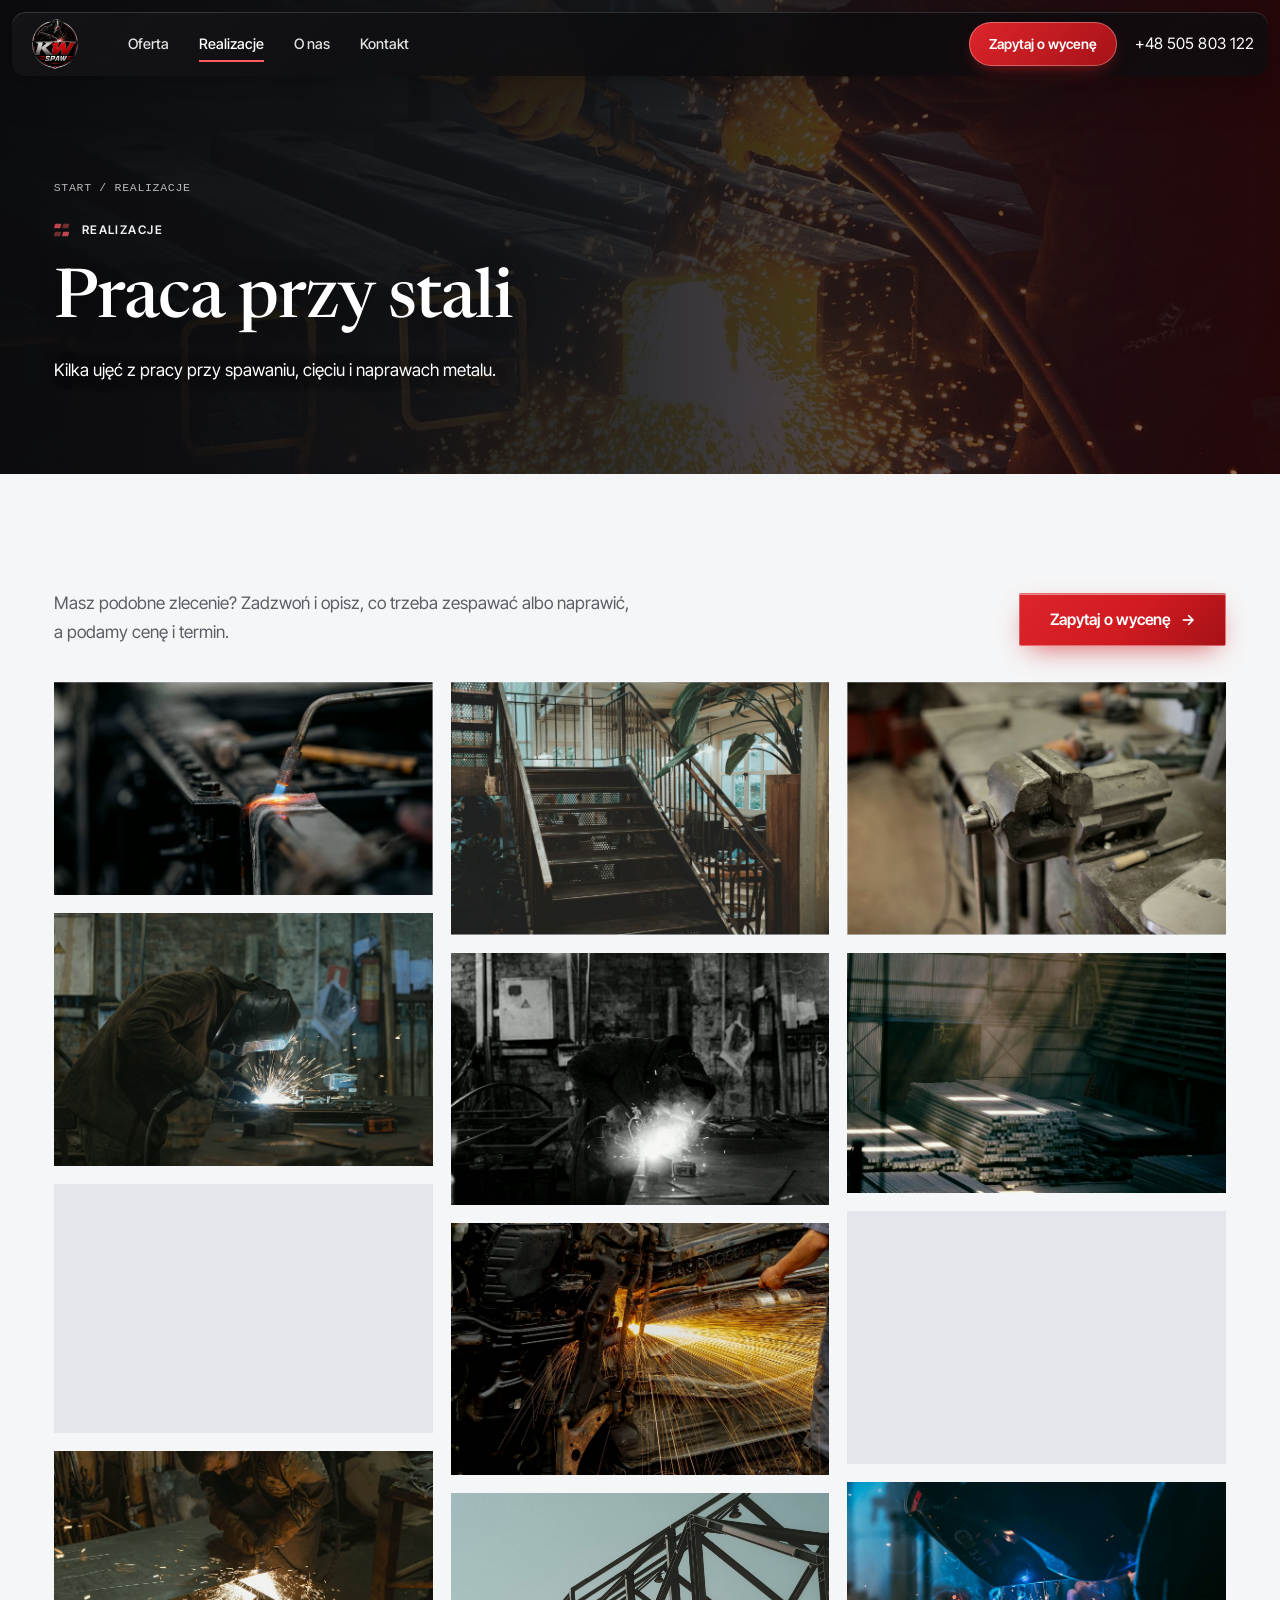
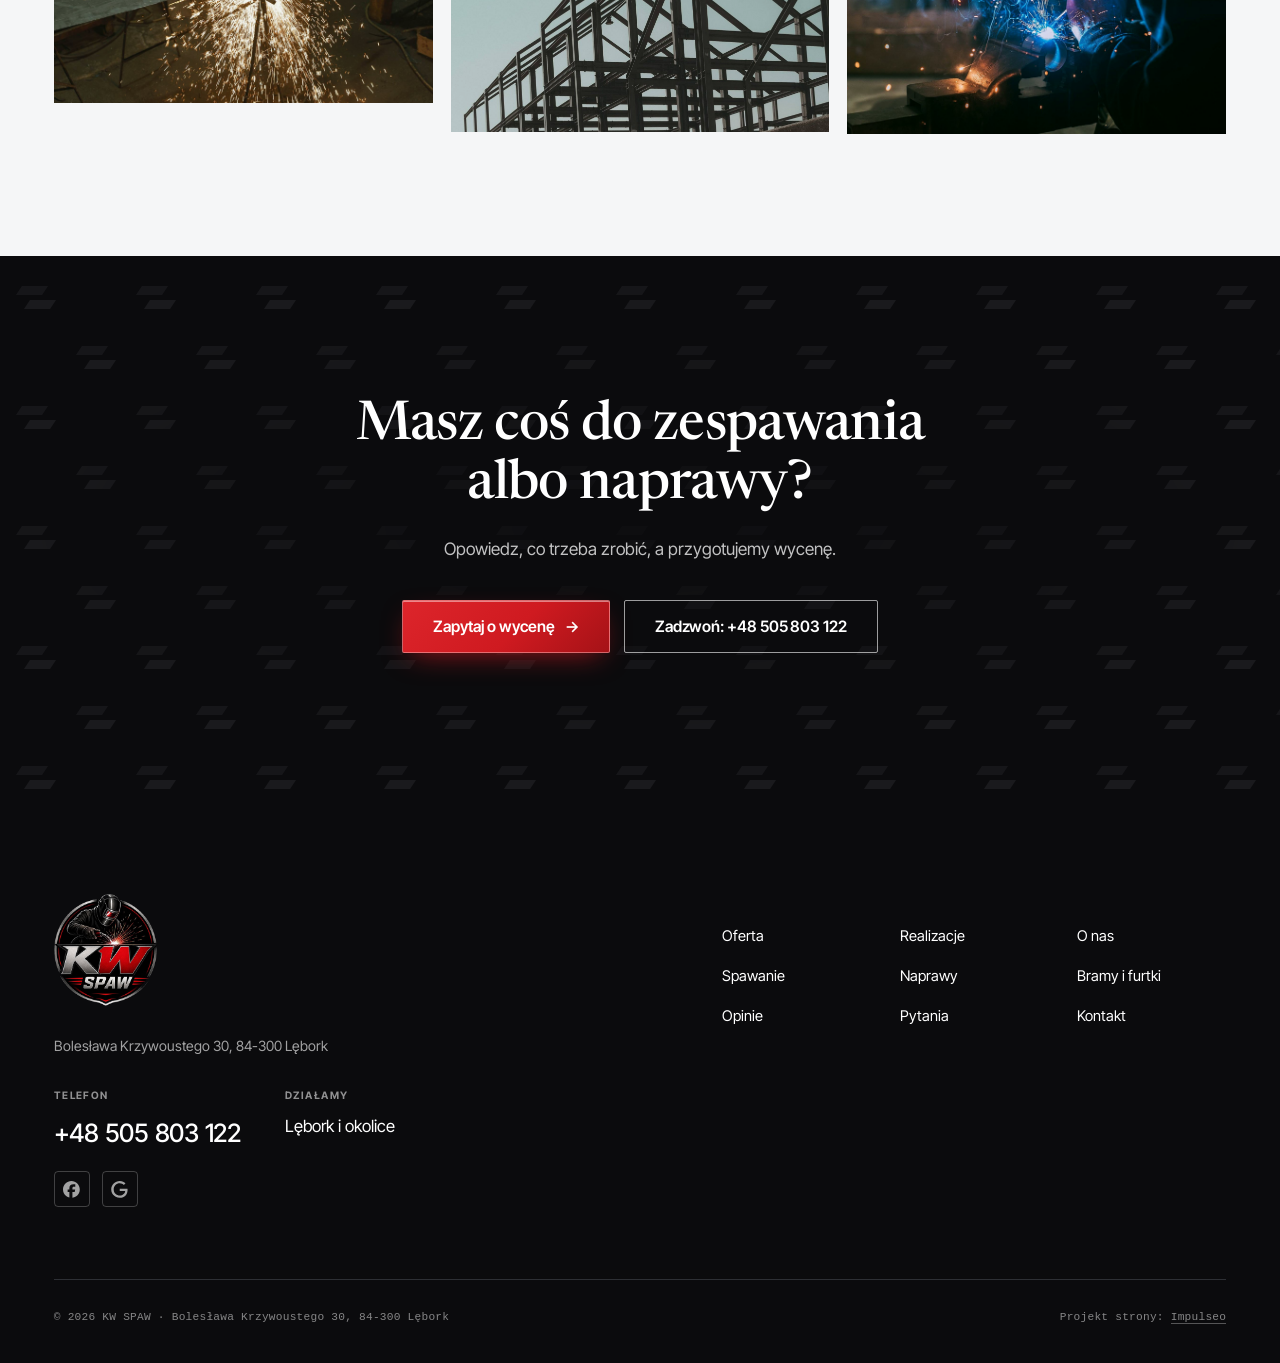
<file: realizacje.html>
<!DOCTYPE html>
<html lang="pl">
<head>
<meta charset="UTF-8">
<meta name="viewport" content="width=device-width, initial-scale=1.0">
<title>Realizacje - KW SPAW</title>
<meta name="description" content="Realizacje KW SPAW: spawanie, cięcie, naprawy i konstrukcje stalowe. Zakład spawalniczy w Lęborku.">
<link rel="canonical" href="https://impulseo-pl.github.io/kw-spaw/realizacje.html">
<meta name="robots" content="noindex, nofollow">
<meta property="og:type" content="website">
<meta property="og:locale" content="pl_PL">
<meta property="og:site_name" content="KW SPAW">
<meta property="og:title" content="Realizacje - KW SPAW">
<meta property="og:description" content="Realizacje KW SPAW: spawanie, cięcie, naprawy i konstrukcje stalowe. Zakład spawalniczy w Lęborku.">
<meta property="og:url" content="https://impulseo-pl.github.io/kw-spaw/realizacje.html">
<meta property="og:image" content="https://impulseo-pl.github.io/kw-spaw/img/og.jpg">
<meta property="og:image:width" content="1200">
<meta property="og:image:height" content="630">
<meta name="twitter:card" content="summary_large_image">
<script type="application/ld+json">{"@context": "https://schema.org", "@type": "LocalBusiness", "name": "KW SPAW", "url": "https://impulseo-pl.github.io/kw-spaw/", "telephone": "+48505803122", "image": "https://impulseo-pl.github.io/kw-spaw/img/og.jpg", "address": {"@type": "PostalAddress", "streetAddress": "Bolesława Krzywoustego 30", "postalCode": "84-300", "addressLocality": "Lębork", "addressCountry": "PL"}, "areaServed": "Lębork", "sameAs": ["https://www.facebook.com/Kwspawlebork/"]}</script>
<link rel="preconnect" href="https://fonts.googleapis.com">
<link rel="preconnect" href="https://fonts.gstatic.com" crossorigin>
<link href="https://fonts.googleapis.com/css2?family=Inter+Tight:wght@400;500;600;700&amp;family=Newsreader:ital,opsz,wght@0,6..72,400..600;1,6..72,500..800&amp;display=swap" rel="stylesheet">
<link rel="stylesheet" href="assets/styles.css?v=20261119">
<meta name="theme-color" content="#0b0b0d">
</head>
<body class="sub">

<a class="skip" href="#tresc">Przejdź do treści</a>
<header class="nav">
  <div class="nav-inner">
    <a class="brand" href="index.html" aria-label="KW SPAW - strona główna"><img class="brand-logo" src="img/logo-znak.png" alt="KW SPAW zakład spawalniczy" width="333" height="360" decoding="async"></a>
    <nav class="nav-links" aria-label="Menu"><a href="oferta.html">Oferta</a><a href="realizacje.html" aria-current="page">Realizacje</a><a href="o-nas.html">O&nbsp;nas</a><a href="kontakt.html">Kontakt</a><a class="pill nl-cta" href="kontakt.html">Zapytaj o&nbsp;wycenę</a></nav>
    <div class="nav-cta"><a class="pill" href="kontakt.html">Zapytaj o&nbsp;wycenę</a><a class="tel-txt" href="tel:+48505803122">+48 505 803 122</a></div>
    <button class="nav-toggle" aria-label="Menu" aria-expanded="false"><span></span><span></span><span></span></button>
  </div>
</header>

<main id="tresc">
<section class="pagehead">
  <img src="img/g1.jpg" alt="Spawanie stalowych profili, snop iskier" width="1600" height="1066" decoding="async" fetchpriority="high">
  <div class="wrap">
    <div class="crumbs"><a href="index.html">Start</a> / Realizacje</div>
    <span class="eyebrow">Realizacje</span>
    <h1>Praca przy stali</h1>
    <p>Kilka ujęć z&nbsp;pracy przy spawaniu, cięciu i&nbsp;naprawach metalu.</p>
  </div>
</section>
<section class="about">
  <div class="wrap">
    <div class="gal-note reveal">
      <p>Masz podobne zlecenie? Zadzwoń i&nbsp;opisz, co trzeba zespawać albo naprawić, a&nbsp;podamy cenę i&nbsp;termin.</p>
      <a href="kontakt.html" class="btn btn-accent">Zapytaj o&nbsp;wycenę <span class="arr" aria-hidden="true">→</span></a>
    </div>
    <div class="gallery">
      <figure class="tile reveal"><img src="img/g2.jpg" alt="Palnik nagrzewa stalowy element" width="1600" height="900" decoding="async"></figure>
      <figure class="tile reveal"><img src="img/g3.jpg" alt="Spawacz w masce przy pracy w warsztacie" width="1600" height="1066" decoding="async"></figure>
      <figure class="tile reveal"><img src="img/g4.jpg" alt="Iskry pod spawanym arkuszem blachy" width="1562" height="1028" decoding="async"></figure>
      <figure class="tile reveal"><img src="img/g7.jpg" alt="Cięcie blachy szlifierką" width="1600" height="1066" decoding="async"></figure>
      <figure class="tile reveal"><img src="img/g12.jpg" alt="Schody ze stalową balustradą" width="1600" height="1066" decoding="async"></figure>
      <figure class="tile reveal"><img src="img/g5.jpg" alt="Spawacz przy stole warsztatowym" width="1600" height="1066" decoding="async"></figure>
      <figure class="tile reveal"><img src="img/g8.jpg" alt="Szlifowanie i naprawa elementu metalowego" width="1600" height="1066" decoding="async"></figure>
      <figure class="tile reveal"><img src="img/g9.jpg" alt="Stalowa konstrukcja szkieletowa" width="1510" height="952" decoding="async"></figure>
      <figure class="tile reveal"><img src="img/g10.jpg" alt="Imadło na stole ślusarskim" width="1600" height="1066" decoding="async"></figure>
      <figure class="tile reveal"><img src="img/g6.jpg" alt="Stalowe profile ułożone w hali" width="1520" height="966" decoding="async"></figure>
      <figure class="tile reveal"><img src="img/g11.jpg" alt="Stalowe belki konstrukcji pod słońce" width="1600" height="1066" decoding="async"></figure>
      <figure class="tile reveal"><img src="img/about.jpg" alt="Spawacz w masce, iskry spod palnika" width="1600" height="1066" decoding="async"></figure>
    </div>
  </div>
</section>

<section class="cta">
  <div class="wrap">
    <h2 class="reveal">Masz coś do zespawania albo naprawy?</h2>
    <p class="reveal">Opowiedz, co trzeba zrobić, a&nbsp;przygotujemy wycenę.</p>
    <div class="cta-actions reveal">
      <a href="kontakt.html" class="btn btn-accent">Zapytaj o&nbsp;wycenę <span class="arr" aria-hidden="true">→</span></a>
      <a href="tel:+48505803122" class="btn btn-ghost">Zadzwoń: +48 505 803 122</a>
    </div>
  </div>
</section>
</main>

<footer>
  <div class="wrap">
    <div class="foot-grid">
      <div>
        <a href="index.html" aria-label="KW SPAW - strona główna"><img class="foot-logo" src="img/logo-znak.png" alt="KW SPAW zakład spawalniczy" width="333" height="360" loading="lazy" decoding="async"></a>
        <p class="foot-addr">Bolesława Krzywoustego 30, 84-300 Lębork</p>
        <div class="foot-tels">
          <div><span class="lbl">Telefon</span><a href="tel:+48505803122">+48 505 803 122</a></div>
          <div><span class="lbl">Działamy</span><span class="val">Lębork i&nbsp;okolice</span></div>
        </div>
        <div class="foot-soc">
          <a class="soc" href="https://www.facebook.com/Kwspawlebork/" target="_blank" rel="noopener" aria-label="Facebook - KW SPAW"><svg viewBox="0 0 24 24" aria-hidden="true" focusable="false"><path d="M9.101 23.691v-7.98H6.627v-3.667h2.474v-1.58c0-4.085 1.848-5.978 5.858-5.978.401 0 .955.042 1.468.103a8.68 8.68 0 0 1 1.141.195v3.325a8.623 8.623 0 0 0-.653-.036 26.805 26.805 0 0 0-.733-.009c-.707 0-1.259.096-1.675.309a1.686 1.686 0 0 0-.679.622c-.258.42-.374.995-.374 1.752v1.297h3.919l-.386 2.103-.287 1.564h-3.246v8.245C19.396 23.238 24 18.179 24 12.044c0-6.627-5.373-12-12-12s-12 5.373-12 12c0 5.628 3.874 10.35 9.101 11.647Z" fill="currentColor"/></svg></a>
          <a class="soc" href="https://maps.google.com/?cid=9611286342725829047&amp;g_mp=CiVnb29nbGUubWFwcy5wbGFjZXMudjEuUGxhY2VzLkdldFBsYWNlEAIYBCAA" target="_blank" rel="noopener" aria-label="Google - KW SPAW"><svg viewBox="0 0 24 24" aria-hidden="true" focusable="false"><path d="M12.48 10.92v3.28h7.84c-.24 1.84-.853 3.187-1.787 4.133-1.147 1.147-2.933 2.4-6.053 2.4-4.827 0-8.6-3.893-8.6-8.72s3.773-8.72 8.6-8.72c2.6 0 4.507 1.027 5.907 2.347l2.307-2.307C18.747 1.44 16.133 0 12.48 0 5.867 0 .307 5.387.307 12s5.56 12 12.173 12c3.573 0 6.267-1.173 8.373-3.36 2.16-2.16 2.84-5.213 2.84-7.667 0-.76-.053-1.467-.173-2.053H12.48z" fill="currentColor"/></svg></a>
        </div>
      </div>
      <nav class="foot-nav" aria-label="Stopka">
        <a href="oferta.html">Oferta</a>
        <a href="realizacje.html">Realizacje</a>
        <a href="o-nas.html">O&nbsp;nas</a>
        <a href="oferta.html#spawanie">Spawanie</a>
        <a href="oferta.html#naprawy">Naprawy</a>
        <a href="oferta.html#bramy">Bramy i&nbsp;furtki</a>
        <a href="index.html#opinie">Opinie</a>
        <a href="index.html#pytania">Pytania</a>
        <a href="kontakt.html">Kontakt</a>
      </nav>
    </div>
    <div class="foot-bot">
      <span>© 2026 KW SPAW · Bolesława Krzywoustego 30, 84-300 Lębork</span>
      <span>Projekt strony: <a class="foot-credit" href="https://impulseo.pl" target="_blank" rel="noopener">Impulseo</a></span>
    </div>
  </div>
</footer>
<div class="sticky-call"><a class="sc-call" href="tel:+48505803122"><svg width="16" height="16" viewBox="0 0 24 24" fill="none" aria-hidden="true"><path d="M6.6 10.8a15.5 15.5 0 0 0 6.6 6.6l2.2-2.2a1 1 0 0 1 1-.24 11.4 11.4 0 0 0 3.6.58 1 1 0 0 1 1 1V20a1 1 0 0 1-1 1A17 17 0 0 1 3 4a1 1 0 0 1 1-1h3.5a1 1 0 0 1 1 1c0 1.25.2 2.46.58 3.6a1 1 0 0 1-.25 1l-2.23 2.2Z" fill="currentColor"/></svg> Zadzwoń</a><a class="sc-quote" href="kontakt.html">Zapytaj o&nbsp;wycenę</a></div>
<div class="demo-wazne" data-do="2026-11-25" data-cykl="3" hidden><svg class="dw-ico" width="13" height="13" viewBox="0 0 24 24" fill="none" aria-hidden="true"><circle cx="12" cy="12" r="8.6" stroke="currentColor" stroke-width="1.8"/><path d="M12 7.2V12l3.3 2" stroke="currentColor" stroke-width="1.8" stroke-linecap="round"/></svg><span class="dw-txt"></span></div>

<script src="assets/main.js?v=20261119"></script>
</body>
</html>
</file>
<file: assets/styles.css>
/* ============================================================
   KW SPAW - układ wzorowany na swellroofing.com, kolory z logo KW SPAW
   w proporcji 60/30/10 (polecenie Szymona 19.11.2026). Treści i dane = KW SPAW.
   Projekt strony: Impulseo (impulseo.pl)
   ============================================================ */
:root{
  /* KW SPAW - kolory z logo: 60% jasna stal (tła), 30% czerń/grafit (sekcje ciemne, tekst), 10% czerwień (akcent) */
  --ink:#121315;
  --ink-deep:#0b0b0d;
  --ink-panel:#151619;
  --ink-body:#3c3f44;
  --slate:#5a5e65;
  --slate-soft:#666a71;
  --rule-dark:#2d2f34;
  --line:#dcdfe3;
  --paper:#f5f6f7;
  --paper-2:#eceef1;
  --paper-3:#e3e6ea;
  --cream:#eceef1;
  --accent:#cf1a20;
  --accent-d:#a51217;
  --accent-t:#b3151b;
  --accent-l:#ff5c61;
  --accent-soft:rgba(207,26,32,.26);
  --dark:#0b0b0d;

  --f-display:"Newsreader",Georgia,"Times New Roman",serif;
  --f-sans:"Inter Tight",system-ui,-apple-system,"Segoe UI",Roboto,Arial,sans-serif;
  --f-mono:ui-monospace,SFMono-Regular,Menlo,Consolas,monospace;

  --img-zoom:1.05;
  --img-rest:brightness(.97) saturate(.99);
  --img-hot:brightness(1.05) saturate(1.04);
  --img-dur:1.4s;
  --img-ease:cubic-bezier(.16,.84,.44,1);

  --space-1:4px;--space-2:8px;--space-3:12px;--space-4:16px;--space-5:24px;
  --space-6:32px;--space-7:48px;--space-8:64px;--space-9:96px;--space-10:128px;
  --r-sm:4px;--r:8px;
  --ease:cubic-bezier(.16,.84,.44,1);
  --dur:.35s;
  --nav-h:64px;
  --sec:clamp(72px,9vw,128px);
  --wrap:1440px;
  --gut:clamp(20px,4.2vw,60px);
}

*,*::before,*::after{box-sizing:border-box}
html{-webkit-text-size-adjust:100%}
body{margin:0;background:var(--paper);color:var(--ink-body);font-family:var(--f-sans);
  font-size:clamp(1rem,.96rem + .16vw,1.075rem);line-height:1.65;-webkit-font-smoothing:antialiased;
  text-rendering:optimizeLegibility}
img{max-width:100%;display:block}
a{color:inherit;text-decoration:none}
h1,h2,h3,h4{font-family:var(--f-display);font-weight:500;color:var(--ink);margin:0;letter-spacing:-.012em;
  font-optical-sizing:auto}
h1{font-size:clamp(2.4rem,1.6rem + 3.3vw,4.6rem);line-height:1.04}
h2{font-size:clamp(2.1rem,1.5rem + 2.4vw,3.6rem);line-height:1.08}
h3{font-size:clamp(1.25rem,1.1rem + .5vw,1.55rem);line-height:1.2}
p{margin:0}
.wrap{max-width:var(--wrap);margin:0 auto;padding:0 var(--gut)}
section{padding:var(--sec) 0;position:relative}
.muted{color:var(--slate)}
.sr-only{position:absolute;width:1px;height:1px;padding:0;margin:-1px;overflow:hidden;clip:rect(0,0,0,0);border:0}
:focus-visible{outline:2px solid var(--accent);outline-offset:3px}
.skip{position:absolute;left:-999px;top:8px;z-index:200;background:var(--ink);color:#fff;padding:10px 16px}
.skip:focus{left:8px}

/* ---------- etykieta sekcji (znak + kapitaliki) ---------- */
.eyebrow{display:inline-flex;align-items:center;gap:10px;font-family:var(--f-sans);font-size:.74rem;
  font-weight:600;letter-spacing:.12em;text-transform:uppercase;color:var(--accent-t)}
.eyebrow::before{content:"";width:18px;height:18px;flex:none;background:
  url("data:image/svg+xml,%3Csvg xmlns='http://www.w3.org/2000/svg' viewBox='0 0 20 20'%3E%3Cg fill='%23b3151b'%3E%3Crect x='2' y='3' width='7' height='5' rx='1' transform='skewX(-14)'/%3E%3Crect x='11' y='3' width='7' height='5' rx='1' transform='skewX(-14)' opacity='.55'/%3E%3Crect x='4' y='12' width='7' height='5' rx='1' transform='skewX(-14)' opacity='.55'/%3E%3Crect x='13' y='12' width='7' height='5' rx='1' transform='skewX(-14)'/%3E%3C/g%3E%3C/svg%3E") center/contain no-repeat}
.on-dark .eyebrow,.eyebrow.light{color:#f1f2f4}
.on-dark .eyebrow::before,.eyebrow.light::before{filter:brightness(2.4) saturate(.6)}
.mono{font-family:var(--f-mono);font-size:.74rem;letter-spacing:.06em;text-transform:uppercase}
.head{max-width:780px}
.head h2{margin-top:18px}
.head p{margin-top:18px;color:var(--slate);max-width:56ch}
.head.center{margin:0 auto;text-align:center}
.head.center p{margin-left:auto;margin-right:auto}
.head-split{display:grid;grid-template-columns:1.25fr 1fr;gap:var(--space-7);align-items:end;margin-bottom:var(--space-8)}
.head-split .side{color:var(--slate);max-width:44ch;padding-bottom:6px}
.head-split .side .link-line{margin-top:18px}

/* ---------- przyciski ---------- */
.btn{display:inline-flex;align-items:center;justify-content:center;gap:10px;font-family:var(--f-sans);
  font-weight:600;font-size:.98rem;line-height:1.1;padding:17px 30px;border:1.5px solid transparent;
  border-radius:2px;cursor:pointer;white-space:nowrap;letter-spacing:-.005em}
.btn .arr{transition:transform var(--dur) var(--ease)}
.btn-accent{background:linear-gradient(135deg,#dd252b 0%,var(--accent) 55%,var(--accent-d) 100%);color:#fff;
  border-color:rgba(255,255,255,.35);box-shadow:0 10px 28px -10px rgba(207,26,32,.75),inset 0 1px 0 rgba(255,255,255,.45)}
.btn-ghost{background:transparent;color:#fff;border-color:rgba(255,255,255,.9)}
.btn-dark{background:var(--ink);color:#fff;border-color:var(--ink)}
.btn-line{background:transparent;color:var(--ink);border-color:var(--ink)}
.btn-sm{padding:12px 20px;font-size:.88rem}
.btn-caps{text-transform:uppercase;letter-spacing:.06em;font-size:.8rem;padding:16px 34px}
.link-line{display:inline-flex;align-items:center;gap:10px;color:var(--accent-t);font-weight:600;font-size:.95rem;
  padding-bottom:6px;border-bottom:2px solid var(--accent);transition:color var(--dur) var(--ease),gap var(--dur) var(--ease)}
.link-line:hover{color:var(--ink);gap:14px}
.on-dark .link-line{color:#fff}

/* ---------- pływający pasek (szkło, morski) ---------- */
.nav{position:fixed;top:12px;left:12px;right:12px;z-index:80;height:var(--nav-h);border-radius:14px;
  background:linear-gradient(135deg,rgba(22,22,25,.86) 0%,rgba(10,10,12,.80) 58%,rgba(14,14,16,.84) 100%);
  -webkit-backdrop-filter:saturate(150%) blur(14px);backdrop-filter:saturate(150%) blur(14px);
  box-shadow:0 1px 0 rgba(255,255,255,.14) inset,0 2px 8px rgba(6,6,8,.12),0 16px 40px rgba(6,6,8,.18);
  transition:transform .55s var(--ease),opacity .45s var(--ease)}
.nav-inner{height:100%;display:flex;align-items:center;gap:var(--space-6);max-width:none;padding:0 14px 0 20px}
.brand{display:flex;align-items:center;flex:none}
.brand-logo{height:38px;width:auto}
.nav-links{display:flex;align-items:center;gap:30px;margin-right:auto;margin-left:18px}
.nav-links a{color:rgba(255,255,255,.88);font-size:.9rem;font-weight:500;position:relative;padding:6px 0}
.nav-links a::after{content:"";position:absolute;left:0;bottom:0;height:1.5px;width:0;background:var(--accent-l);transition:width var(--dur) var(--ease)}
.nav-links a:hover{color:#fff}
.nav-links a:hover::after,.nav-links a[aria-current="page"]::after{width:100%}
.nav-links a[aria-current="page"]{color:#fff}
.nav-links .nl-cta{display:none}
.nav-cta{display:flex;align-items:center;gap:18px;flex:none}
.pill{display:inline-flex;align-items:center;justify-content:center;border-radius:999px;padding:11px 20px;font-weight:600;
  font-size:.86rem;color:#fff;background:linear-gradient(135deg,#dd252b,var(--accent-d));
  box-shadow:0 0 0 1px rgba(255,255,255,.3) inset,0 8px 20px -10px rgba(207,26,32,.9);
  transition:filter var(--dur) var(--ease),box-shadow var(--dur) var(--ease)}
.pill:hover{filter:brightness(1.08);box-shadow:0 0 0 3px var(--accent-soft),0 8px 20px -10px rgba(207,26,32,.9)}
.tel-txt{color:#fff;font-size:.98rem;font-weight:400;letter-spacing:.005em;white-space:nowrap}
.tel-txt:hover{color:var(--accent-l)}
.nav-toggle{display:none;background:none;border:0;width:44px;height:44px;padding:10px;cursor:pointer;flex-direction:column;
  justify-content:center;gap:5px}
.nav-toggle span{display:block;height:2px;background:#fff;border-radius:2px;transition:transform .3s,opacity .3s}
.nav-toggle[aria-expanded="true"] span:nth-child(1){transform:translateY(7px) rotate(45deg)}
.nav-toggle[aria-expanded="true"] span:nth-child(2){opacity:0}
.nav-toggle[aria-expanded="true"] span:nth-child(3){transform:translateY(-7px) rotate(-45deg)}
/* strona główna: pasek pojawia się dopiero po zjechaniu z nagłówka (jak we wzorze) */
.home .nav{transform:translateY(-140%);opacity:0}
.home .nav.fh-show{transform:none;opacity:1}

/* ---------- HERO (strona główna) ---------- */
.hero-sw{padding:0;min-height:min(100svh,1000px);display:flex;flex-direction:column;color:#fff;overflow:hidden;
  isolation:isolate;background:#141518}
.hero-sw > .hs-photo{position:absolute;inset:0;width:100%;height:100%;object-fit:cover;object-position:62% 50%;z-index:-3}
.hero-sw::before{content:"";position:absolute;inset:0;z-index:-2;background:#1c1d21;mix-blend-mode:multiply;opacity:.55}
.hero-sw::after{content:"";position:absolute;inset:0;z-index:-1;background:
  linear-gradient(180deg,rgba(12,12,14,.92) 0%,rgba(16,16,19,.62) 24%,rgba(22,22,25,.18) 40%,rgba(22,22,25,0) 54%),
  linear-gradient(90deg,rgba(12,12,14,.90) 0%,rgba(30,30,34,.62) 40%,rgba(207,26,32,.10) 78%,rgba(207,26,32,0) 100%)}
.wordmark,.hero-nav,.hs-body{width:100%;max-width:var(--wrap);margin-left:auto;margin-right:auto}
.wordmark{display:block;padding:clamp(10px,1.6vw,22px) var(--gut) 0;line-height:0}
.wordmark svg{width:100%;height:auto;display:block;overflow:visible}
.wordmark text{font-family:var(--f-display);font-style:italic;font-weight:800;fill:var(--cream);letter-spacing:0;text-shadow:0 2px 28px rgba(6,6,8,.55)}
.hero-nav{display:flex;align-items:center;gap:var(--space-6);padding:clamp(10px,1.6vw,22px) var(--gut) 0}
.hero-nav .hn-links{display:flex;gap:clamp(22px,3vw,48px);margin-right:auto}
.hero-nav .hn-links a{font-size:.9rem;font-weight:500;color:#fff;position:relative;padding:6px 0}
.hero-nav .hn-links a::after{content:"";position:absolute;left:0;bottom:0;height:1.5px;width:0;background:var(--accent-l);transition:width var(--dur) var(--ease)}
.hero-nav .hn-links a:hover::after{width:100%}
.hs-body{flex:1;display:flex;align-items:center;padding:clamp(24px,3.2vw,46px) var(--gut) clamp(32px,3.6vw,52px)}
.hs-copy{max-width:760px}
.hs-copy h1{color:#fff;font-weight:500;text-shadow:0 2px 24px rgba(6,6,8,.45)}
.hs-copy p{text-shadow:0 1px 14px rgba(6,6,8,.55);margin-top:22px;max-width:52ch;font-size:clamp(1rem,.95rem + .2vw,1.12rem);color:rgba(255,255,255,.92)}
.hs-actions{display:flex;flex-wrap:wrap;gap:14px;margin-top:34px}
.hs-actions .btn-ghost{background:rgba(12,12,14,.5);-webkit-backdrop-filter:blur(4px);backdrop-filter:blur(4px)}
.hero-trust{background:rgba(11,11,13,.94);border-top:1px solid rgba(255,255,255,.06)}
.hero-trust .wrap{display:flex;align-items:center;gap:clamp(20px,4vw,64px);padding-top:18px;padding-bottom:18px}
.ht-item{display:flex;align-items:baseline;gap:10px;color:#fff;white-space:nowrap}
.ht-item .v{font-size:1.06rem;font-weight:500;letter-spacing:-.01em}
.ht-item .v svg{width:13px;height:13px;vertical-align:-1px;margin-left:2px}
.ht-item .l{font-size:.74rem;color:rgba(255,255,255,.62)}
.ht-badge{margin-left:auto;display:inline-flex;align-items:center;gap:10px;background:#fff;color:var(--ink);border-radius:6px;
  padding:9px 14px;font-size:.82rem;font-weight:600;white-space:nowrap}
.ht-badge svg{width:18px;height:18px}

/* ---------- nagłówek podstron ---------- */
.pagehead{padding:calc(var(--nav-h) + 12px + clamp(64px,8vw,110px)) 0 clamp(56px,7vw,96px);color:#fff;isolation:isolate;
  overflow:hidden;background:#141518}
.pagehead > img{position:absolute;inset:0;width:100%;height:100%;object-fit:cover;z-index:-3}
.pagehead::before{content:"";position:absolute;inset:0;z-index:-2;background:#1c1d21;mix-blend-mode:multiply;opacity:.55}
.pagehead::after{content:"";position:absolute;inset:0;z-index:-1;background:
  linear-gradient(90deg,rgba(12,12,14,.94) 0%,rgba(26,26,30,.78) 50%,rgba(207,26,32,.18) 100%)}
.pagehead .eyebrow{color:#f1f2f4}
.pagehead .eyebrow::before{filter:brightness(2.4) saturate(.6)}
.pagehead h1{color:#fff;margin-top:18px;max-width:16ch;text-shadow:0 2px 24px rgba(6,6,8,.4)}
.pagehead p{margin-top:20px;max-width:56ch;color:#fff;text-shadow:0 1px 14px rgba(6,6,8,.6)}
.crumbs{font-family:var(--f-mono);font-size:.72rem;letter-spacing:.06em;text-transform:uppercase;color:rgba(255,255,255,.7);margin-bottom:22px}
.crumbs a:hover{color:#fff}

/* ---------- O NAS (split ze zdjęciem i podpisem) ---------- */
.about{background:var(--paper)}
.about-grid{display:grid;grid-template-columns:1.05fr 1fr;gap:clamp(40px,7vw,110px);align-items:start}
.about-copy h2{margin-top:22px;max-width:14ch}
.about-copy .txt{margin-top:clamp(28px,4vw,48px);display:grid;gap:18px;max-width:54ch}
.about-actions{display:flex;flex-wrap:wrap;align-items:center;gap:30px;margin-top:40px}
.fig{margin:0}
.fig .ph{overflow:hidden;background:var(--paper-3)}
.fig .ph img{width:100%;height:auto;aspect-ratio:3/2;object-fit:cover}
.fig figcaption{display:flex;justify-content:space-between;gap:16px;margin-top:14px;font-size:.8rem;color:var(--ink)}
.fig figcaption .r{font-size:.66rem;font-weight:600;letter-spacing:.12em;text-transform:uppercase;color:var(--accent-t)}
.about .fig{margin-top:clamp(0px,4vw,60px)}

/* ---------- OPINIE ---------- */
.reviews{background:#fff}
.rev-grid{display:grid;grid-template-columns:1fr 1fr;gap:clamp(40px,7vw,110px);align-items:start}
.rev-left h2{margin-top:22px;max-width:13ch}
.big-quote{margin:clamp(36px,5vw,56px) 0 0;position:relative}
.big-quote::before{content:"\201D";display:block;font-family:var(--f-display);font-size:2.6rem;line-height:.6;color:var(--accent);height:24px}
.big-quote blockquote{margin:0;font-family:var(--f-sans);font-size:clamp(1.35rem,1.1rem + .9vw,1.85rem);line-height:1.38;
  letter-spacing:-.02em;color:var(--ink);max-width:22ch}
.big-quote figcaption{margin-top:20px;font-size:.84rem;color:var(--slate)}
.big-quote figcaption b{color:var(--ink);font-weight:600}
.rev-left .after{margin-top:clamp(40px,6vw,80px);color:var(--slate);max-width:36ch}
.rev-left .acts{display:flex;flex-wrap:wrap;gap:14px;margin-top:26px}
.rating-row{display:flex;justify-content:flex-end;gap:36px;padding-top:clamp(0px,6vw,90px)}
.rating{display:flex;align-items:center;gap:12px}
.rating svg.g{width:22px;height:22px}
.rating .score{font-family:var(--f-sans);font-size:2.2rem;font-weight:600;letter-spacing:-.03em;color:var(--ink);line-height:1}
.rating .meta{display:grid;gap:2px;font-size:.76rem;color:var(--slate)}
.stars{display:inline-flex;gap:2px;color:var(--accent);line-height:1}
.stars svg{width:13px;height:13px;display:block}
.rating a:hover{color:var(--ink)}
.rev-list{margin-top:42px}
.rev-list .rl-head{display:flex;justify-content:space-between;font-size:.7rem;font-weight:600;letter-spacing:.1em;text-transform:uppercase;
  color:var(--slate);padding-bottom:14px;border-bottom:1px solid var(--line)}
.op-card{margin:0;padding:30px 0;border-bottom:1px solid var(--line)}
.op-card blockquote{margin:0;color:var(--ink-body);font-size:1rem;line-height:1.7}
.op-card .op-foot{display:flex;flex-wrap:wrap;align-items:center;gap:10px;margin-top:16px;font-size:.8rem;color:var(--slate)}
.op-card .op-foot .stars{color:var(--accent)}
.op-card .op-foot b{color:var(--ink);font-weight:600}
.opinie-grid{display:block}
.rev-list .more{display:inline-flex;gap:8px;margin-top:34px;font-size:.88rem;font-weight:600;color:var(--ink)}
.rev-list .more:hover{color:var(--accent-t)}

/* ---------- REALIZACJE (ciemna sekcja z podglądem) ---------- */
.proof{background:var(--ink-deep);color:rgba(255,255,255,.78);overflow:hidden}
.proof::before{content:"";position:absolute;inset:0;pointer-events:none;opacity:.5;background-image:var(--pattern);background-size:120px 120px;
  -webkit-mask-image:linear-gradient(180deg,#000 0%,rgba(0,0,0,.35) 30%,transparent 60%);mask-image:linear-gradient(180deg,#000 0%,rgba(0,0,0,.35) 30%,transparent 60%)}
.proof .wrap{position:relative}
.proof h2{color:#fff}
.proof-head{display:grid;grid-template-columns:1.4fr 1fr;gap:var(--space-7);align-items:end;margin-bottom:36px}
.proof-head .side{font-size:.92rem;color:rgba(255,255,255,.7);max-width:40ch}
.viewer{display:grid;grid-template-columns:1fr 320px;gap:22px}
.v-stage{position:relative;overflow:hidden;background:#08080a;aspect-ratio:16/10}
.v-stage img{position:absolute;inset:0;width:100%;height:100%;object-fit:cover;opacity:0;transition:opacity .7s var(--ease)}
.v-stage img.on{opacity:1}
.v-tag{position:absolute;left:14px;top:14px;z-index:2;font-family:var(--f-mono);font-size:.66rem;letter-spacing:.08em;text-transform:uppercase;
  background:rgba(11,11,13,.82);color:#fff;padding:6px 10px}
.v-meta{display:flex;justify-content:space-between;margin-top:14px;font-family:var(--f-mono);font-size:.7rem;color:rgba(255,255,255,.55);letter-spacing:.04em}
.v-thumbs{display:grid;grid-template-columns:repeat(3,1fr);gap:12px;margin-top:18px}
.v-thumb{position:relative;min-height:72px;border:1px solid var(--rule-dark);border-top:2px solid var(--rule-dark);padding:0;cursor:pointer;
  background:var(--ink-panel);text-align:left;color:rgba(255,255,255,.72);transition:border-color .35s ease,color .35s ease,background .35s ease}
.v-thumb span{display:block;padding:12px 14px;font-size:.88rem;font-weight:600;line-height:1.25}
.v-thumb small{display:block;font-family:var(--f-mono);font-size:.62rem;letter-spacing:.08em;opacity:.7;font-weight:400;margin-bottom:4px}
.v-thumb:hover{color:#fff;background:#1c1d21}
.v-thumb.on{border-top-color:var(--accent-l);color:#fff}
.v-panel{border:1px solid var(--rule-dark);padding:26px 24px;display:flex;flex-direction:column}
.v-panel .vp-job{font-family:var(--f-mono);font-size:.72rem;letter-spacing:.08em;text-transform:uppercase;color:var(--accent-l);
  padding-bottom:18px;border-bottom:1px solid var(--rule-dark)}
.v-panel dl{margin:0}
.v-panel dl div{padding:16px 0;border-bottom:1px solid var(--rule-dark)}
.v-panel dt{font-family:var(--f-mono);font-size:.64rem;letter-spacing:.1em;text-transform:uppercase;color:rgba(255,255,255,.5)}
.v-panel dd{margin:6px 0 0;color:#fff;font-weight:500;font-size:.95rem;line-height:1.4}
.v-panel .link-line{margin-top:auto;align-self:flex-start;color:#fff}
.v-panel .vp-spacer{flex:1;min-height:22px}

/* ---------- pas zdjęć w perspektywie ---------- */
.work{background:var(--paper);overflow:hidden}
.work .head p{color:var(--slate)}
.work-acts{display:flex;justify-content:center;flex-wrap:wrap;gap:12px;margin-top:30px}
.strip3d{display:flex;justify-content:center;align-items:center;gap:clamp(8px,1.4vw,18px);margin-top:clamp(36px,5vw,60px);
  perspective:1400px;padding:0 var(--gut)}
.strip3d figure{margin:0;flex:none;overflow:hidden;background:var(--paper-3);box-shadow:0 26px 40px -26px rgba(11,11,13,.45)}
.strip3d img{width:100%;height:100%;object-fit:cover}
.strip3d figure:nth-child(1){width:16vw;height:20vw;transform:rotateY(30deg);transform-origin:right center}
.strip3d figure:nth-child(2){width:13vw;height:14vw;transform:rotateY(16deg)}
.strip3d figure:nth-child(3){width:12vw;height:12vw}
.strip3d figure:nth-child(4){width:13vw;height:14vw;transform:rotateY(-16deg)}
.strip3d figure:nth-child(5){width:16vw;height:20vw;transform:rotateY(-30deg);transform-origin:left center}

/* ---------- okno na nieruchome zdjęcie (clip-path + fixed: działa też na iPhonie) ---------- */
.stopklatka{position:relative;padding:0;height:clamp(300px,56vh,580px);overflow:hidden;clip-path:inset(0);background:var(--ink-deep)}
.stopklatka .stk-bg{position:fixed;inset:0;background-size:cover;background-position:center;will-change:transform}
.stopklatka::after{content:"";position:absolute;inset:0;background:linear-gradient(180deg,rgba(11,11,13,.25),rgba(11,11,13,.45))}
@media (max-width:700px){.stopklatka{height:46vh}}
@supports not (clip-path: inset(0)){.stopklatka .stk-bg{position:absolute}}

/* ---------- WYCENA (karty jak paragon) ---------- */
.quote{background:#fff}
.quote-grid{display:grid;grid-template-columns:1fr 1.05fr;gap:clamp(40px,6vw,90px);align-items:center}
.quote-copy h2{margin-top:22px;max-width:13ch}
.quote-copy p{margin-top:28px;color:var(--slate);max-width:48ch}
.quote-copy .btn{margin-top:32px}
.receipts{position:relative;min-height:500px}
.rc-dark{position:absolute;right:0;top:0;width:min(420px,78%);background:var(--ink-panel);color:#fff;padding:26px 28px;
  transform:rotate(1.5deg);box-shadow:0 24px 50px -24px rgba(0,0,0,.55)}
.rc-dark .mono{color:rgba(255,255,255,.6)}
.rc-dark .rc-line{display:flex;justify-content:space-between;align-items:baseline;gap:16px;margin-top:22px;padding-bottom:16px;border-bottom:1px solid var(--rule-dark)}
.rc-dark .rc-line span{font-size:.9rem;color:rgba(255,255,255,.75)}
.rc-dark .rc-line b{font-family:var(--f-mono);font-size:1.15rem;color:#fff;font-weight:600;white-space:nowrap}
.rc-dark small{display:block;margin-top:12px;font-family:var(--f-mono);font-size:.64rem;color:rgba(255,255,255,.45)}
.rc-cream{position:absolute;left:0;bottom:0;width:min(470px,86%);background:var(--cream);color:var(--ink);padding:28px 30px 30px;
  transform:rotate(-1.2deg);box-shadow:0 30px 60px -28px rgba(11,11,13,.5)}
.rc-cream .mono{color:var(--accent-t)}
.rc-cream ul{list-style:none;margin:18px 0 0;padding:0;font-family:var(--f-mono);font-size:.78rem}
.rc-cream li{display:flex;align-items:baseline;gap:8px;padding:6px 0}
.rc-cream li .dots{flex:1;border-bottom:1px dotted rgba(20,24,26,.35);transform:translateY(-3px)}
.rc-cream li b{font-weight:500;white-space:nowrap}
.rc-cream .rc-total{display:flex;justify-content:space-between;align-items:baseline;margin-top:18px;padding-top:16px;border-top:2px solid var(--ink)}
.rc-cream .rc-total span{font-family:var(--f-mono);font-size:.8rem;font-weight:700}
.rc-cream .rc-total b{font-family:var(--f-mono);font-size:1.15rem}
.rc-note{position:absolute;right:0;bottom:-34px;font-family:var(--f-mono);font-size:.64rem;color:var(--slate-soft)}

/* ---------- OFERTA (dwie karty + kafelki) ---------- */
.services{background:var(--paper-2)}
.sv-grid{display:grid;grid-template-columns:1fr 1fr;gap:22px}
.sv-card{background:#fff;border:1px solid var(--line);display:flex;flex-direction:column}
.sv-top{padding:28px 28px 32px}
.sv-top .ph{overflow:hidden}
.sv-top .ph img{width:100%;height:auto;aspect-ratio:2/1;object-fit:cover;transition:transform var(--img-dur) var(--img-ease),filter var(--img-dur) var(--img-ease);filter:var(--img-rest)}
.sv-card:hover .sv-top .ph img{transform:scale(var(--img-zoom));filter:var(--img-hot)}
.sv-title{display:flex;justify-content:space-between;align-items:flex-start;gap:20px;margin-top:26px}
.sv-title h3{font-size:clamp(1.3rem,1.1rem + .6vw,1.65rem);text-transform:uppercase;letter-spacing:.01em;font-weight:500}
.sq-arr{flex:none;width:42px;height:42px;border:1.5px solid var(--ink);display:inline-flex;align-items:center;justify-content:center;color:var(--ink);
  transition:background var(--dur) var(--ease),color var(--dur) var(--ease),border-color var(--dur) var(--ease)}
.sq-arr:hover{background:var(--accent-d);border-color:var(--accent-d);color:#fff}
.sv-top p{margin-top:14px;color:var(--slate);font-size:.93rem;max-width:46ch}
.sv-subs{display:grid;grid-template-columns:1fr 1fr;border-top:1px solid var(--line);margin-top:auto}
.sv-sub{padding:24px 22px 26px;border-right:1px solid var(--line);border-bottom:1px solid var(--line);display:block;
  transition:background var(--dur) var(--ease)}
.sv-sub:nth-child(2n){border-right:0}
.sv-sub:nth-last-child(-n+2){border-bottom:0}
.sv-sub:hover{background:var(--paper)}
.sv-sub h4{display:flex;justify-content:space-between;gap:10px;font-size:1.12rem;font-weight:500}
.sv-sub h4 i{font-style:normal;font-family:var(--f-sans);color:var(--slate-soft);font-size:.9rem;transition:transform var(--dur) var(--ease),color var(--dur) var(--ease)}
.sv-sub:hover h4 i{transform:translateX(3px);color:var(--accent-t)}
.sv-sub p{margin-top:14px;font-size:.84rem;line-height:1.55;color:var(--slate)}
.sv-foot{margin-top:28px;font-size:.88rem;color:var(--slate)}
.sv-foot a{color:var(--accent-t);font-weight:600;border-bottom:1.5px solid var(--accent)}
.sv-foot a:hover{color:var(--ink)}

/* ---------- DLACZEGO MY ---------- */
.why{background:#fff;padding-top:clamp(56px,7vw,96px);padding-bottom:clamp(56px,7vw,96px)}
.why-grid{display:grid;grid-template-columns:1fr .78fr;gap:clamp(40px,4vw,60px);align-items:stretch}
.why-copy h2{margin-top:22px;max-width:15ch}
.why-list{display:grid;grid-template-columns:1fr 1fr;margin-top:clamp(32px,4vw,48px);border-top:1px solid var(--line);border-bottom:1px solid var(--line)}
.why-item{padding:22px 26px 28px 0}
.why-item:nth-child(2n){padding-left:26px;border-left:1px solid var(--line)}
.why-item:nth-child(-n+2){border-bottom:1px solid var(--line)}
.why-item .n{font-family:var(--f-mono);font-size:.68rem;color:var(--accent-t)}
.why-item h3{font-size:1.15rem;margin-top:12px}
.why-item p{margin-top:10px;font-size:.88rem;color:var(--slate);max-width:32ch}
.why-photo{position:relative;overflow:hidden;min-height:420px}
.why-photo img{position:absolute;inset:0;width:100%;height:100%;object-fit:cover}
.why-photo .cap{position:absolute;left:14px;bottom:14px;background:rgba(11,11,13,.86);color:#fff;font-size:.78rem;font-weight:600;padding:10px 14px}
.why-photo .cap span{font-weight:400;opacity:.85}

/* ---------- OBSZAR ---------- */
.area{background:var(--paper-2)}
.area h2{margin-top:22px;max-width:17ch}
.area-grid{display:grid;grid-template-columns:1fr 1fr 1.15fr;gap:clamp(28px,4vw,56px);margin-top:clamp(40px,5vw,64px);align-items:start}
.area-col h3{font-size:clamp(1.3rem,1.1rem + .6vw,1.6rem);text-transform:uppercase;letter-spacing:.01em}
.area-col .big-tel{display:inline-block;margin-top:14px;font-family:var(--f-mono);font-size:clamp(1.1rem,1rem + .4vw,1.35rem);color:var(--accent-t);letter-spacing:.02em}
.area-col .big-tel:hover{color:var(--ink)}
.area-col p{margin-top:18px;font-size:.88rem;line-height:1.8;color:var(--slate)}
.area-col .row-link{display:flex;justify-content:space-between;align-items:center;margin-top:26px;padding-top:18px;border-top:1px solid var(--line);
  font-size:.88rem;font-weight:600;color:var(--ink)}
.area-col .row-link span{color:var(--accent-t);font-size:1.15rem;transition:transform var(--dur) var(--ease)}
.area-col .row-link:hover span{transform:translateX(4px)}
.map{width:100%;height:340px;border:0;display:block;background:#e1e4e8;box-shadow:0 18px 40px -26px rgba(11,11,13,.4);filter:grayscale(.35) contrast(1.02)}
.map-card{background:#fff;padding:10px;border:1px solid var(--line)}
.map-wide{height:clamp(320px,42vw,480px)}

/* ---------- FAQ ---------- */
.faq{background:#fff}
.faq-list{margin-top:clamp(24px,3vw,40px);border-top:1px solid var(--line)}
.faq-row{border-bottom:1px solid var(--line)}
.faq-row summary{list-style:none;display:grid;grid-template-columns:44px 1fr 34px;align-items:center;gap:6px;cursor:pointer;padding:22px 0}
.faq-row summary::-webkit-details-marker{display:none}
.faq-row .n{font-family:var(--f-mono);font-size:.64rem;color:var(--slate-soft)}
.faq-row .q{font-family:var(--f-display);font-size:clamp(1.15rem,1rem + .55vw,1.5rem);color:var(--ink);line-height:1.25}
.faq-row .pm{width:30px;height:30px;border-radius:50%;border:1px solid var(--line);display:inline-flex;align-items:center;justify-content:center;
  color:var(--accent-t);font-size:1rem;transition:transform var(--dur) var(--ease),background var(--dur) var(--ease)}
.faq-row[open] .pm{transform:rotate(45deg);background:var(--paper-2)}
.faq-row summary:hover .q{color:var(--accent-t)}
.faq-row .a{padding:0 50px 26px 50px;color:var(--slate);max-width:min(100%,68ch)}

/* ---------- CTA (ciemne, z deseniem) ---------- */
.cta{background:var(--ink-deep);color:rgba(255,255,255,.75);text-align:center;overflow:hidden;padding:clamp(96px,11vw,160px) 0}
.cta::before{content:"";position:absolute;inset:0;background-image:var(--pattern);background-size:120px 120px;opacity:.9;
  -webkit-mask-image:radial-gradient(ellipse 70% 60% at 50% 50%,rgba(0,0,0,.25) 0%,#000 75%);mask-image:radial-gradient(ellipse 70% 60% at 50% 50%,rgba(0,0,0,.25) 0%,#000 75%)}
.cta .wrap{position:relative}
.cta h2{color:#fff;max-width:20ch;margin:0 auto}
.cta p{margin:20px auto 0;max-width:52ch}
.cta-actions{display:flex;justify-content:center;flex-wrap:wrap;gap:14px;margin-top:36px}
.cta .btn-ghost{border-color:rgba(255,255,255,.6)}
:root{--pattern:url("data:image/svg+xml,%3Csvg xmlns='http://www.w3.org/2000/svg' width='120' height='120' viewBox='0 0 120 120'%3E%3Cg fill='%23c9ccd1' fill-opacity='.07'%3E%3Cpath d='M22 30h26l-6 9H16z'/%3E%3Cpath d='M30 44h26l-6 9H24z' fill-opacity='.09'/%3E%3Cpath d='M82 90h26l-6 9H76z'/%3E%3Cpath d='M90 104h26l-6 9H84z' fill-opacity='.09'/%3E%3C/g%3E%3C/svg%3E")}

/* ---------- STOPKA ---------- */
footer{background:var(--ink-deep);color:rgba(255,255,255,.62);padding:clamp(64px,8vw,100px) 0 36px}
.foot-grid{display:grid;grid-template-columns:1.2fr 1fr;gap:var(--space-8);align-items:start}
.foot-logo{height:62px;width:auto}
.foot-addr{margin-top:28px;font-size:.88rem}
.foot-tels{display:flex;flex-wrap:wrap;gap:44px;margin-top:22px}
.foot-tels .lbl{font-size:.64rem;font-weight:700;letter-spacing:.14em;text-transform:uppercase;color:rgba(255,255,255,.55)}
.foot-tels a{display:block;margin-top:6px;font-size:clamp(1.3rem,1.1rem + .6vw,1.6rem);font-weight:500;color:#fff;letter-spacing:-.01em}
.foot-tels a:hover{color:var(--accent-l)}
.foot-tels .val{display:block;margin-top:6px;font-size:1.05rem;color:#fff}
.foot-soc{display:flex;gap:12px;margin-top:30px}
.foot-soc .soc{width:42px;height:42px;display:inline-flex;align-items:center;justify-content:center;border:1px solid rgba(255,255,255,.25);color:#fff;
  transition:border-color .3s ease,background .3s ease}
.foot-soc .soc svg{width:18px;height:18px}
.foot-soc .soc:hover{border-color:var(--accent);background:rgba(207,26,32,.12)}
.foot-nav{display:grid;grid-template-columns:repeat(3,1fr);gap:16px 28px;padding-top:30px}
.foot-nav a{color:#fff;font-size:.92rem}
.foot-nav a:hover{color:var(--accent-l)}
.foot-bot{display:flex;justify-content:space-between;align-items:center;flex-wrap:wrap;gap:16px;margin-top:clamp(48px,6vw,72px);padding-top:28px;
  border-top:1px solid var(--rule-dark);font-family:var(--f-mono);font-size:.7rem;letter-spacing:.02em;color:rgba(255,255,255,.5)}
.foot-bot a{border-bottom:1px solid rgba(255,255,255,.3)}
.foot-bot a:hover{color:#fff}

/* ---------- podstrony: oferta ---------- */
.svc-rows{display:grid;gap:clamp(56px,7vw,96px)}
.svc-row{display:grid;grid-template-columns:1.1fr 1fr;gap:clamp(32px,6vw,90px);align-items:center}
.svc-row.rev .svc-row-art{order:2}
.svc-row-art{overflow:hidden;background:var(--paper-3)}
.svc-row-art img{width:100%;height:auto;aspect-ratio:3/2;object-fit:cover}
.svc-row .n{font-family:var(--f-mono);font-size:.7rem;color:var(--accent-t)}
.svc-row h2{font-size:clamp(1.8rem,1.4rem + 1.6vw,2.8rem);margin-top:12px}
.svc-row p{margin-top:18px;color:var(--slate);max-width:48ch}
.svc-row ul{list-style:none;margin:24px 0 0;padding:0;border-top:1px solid var(--line)}
.svc-row li{padding:16px 4px;border-bottom:1px solid var(--line);font-size:.92rem;color:var(--ink);display:flex;gap:12px}
.svc-row li::before{content:"/";font-family:var(--f-mono);color:var(--accent-t)}
.svc-row .link-line{margin-top:28px}

/* ---------- podstrony: realizacje ---------- */
.gal-note{display:flex;justify-content:space-between;gap:24px;align-items:end;margin-bottom:36px;flex-wrap:wrap}
.gal-note p{max-width:60ch;color:var(--slate)}
.gallery{columns:3;column-gap:18px}
.tile{break-inside:avoid;margin:0 0 18px;position:relative;overflow:hidden;background:var(--paper-3)}
.tile img{width:100%;height:auto;transition:transform var(--img-dur) var(--img-ease),filter var(--img-dur) var(--img-ease);filter:var(--img-rest)}
.tile:hover img{transform:scale(var(--img-zoom));filter:var(--img-hot)}
.tile .cap{position:absolute;left:12px;bottom:12px;background:rgba(11,11,13,.84);color:#fff;font-size:.74rem;font-weight:600;padding:7px 11px}
.tile .cap.real{background:var(--accent-d)}

/* ---------- podstrony: kontakt ---------- */
.contact-grid{display:grid;grid-template-columns:1fr 1fr;gap:clamp(40px,6vw,90px);align-items:start}
.info-list{margin-top:30px;border-top:1px solid var(--line)}
.info-row{display:grid;grid-template-columns:140px 1fr;gap:16px;padding:20px 0;border-bottom:1px solid var(--line);align-items:baseline}
.info-row .lbl{font-family:var(--f-mono);font-size:.68rem;letter-spacing:.08em;text-transform:uppercase;color:var(--slate)}
.info-row .val{font-size:1.05rem;color:var(--ink)}
.info-row a.val{color:var(--accent-t);font-weight:600}
.info-row a.val:hover{color:var(--ink)}
.call-card{background:var(--ink-deep);color:rgba(255,255,255,.75);padding:clamp(30px,4vw,48px);position:relative;overflow:hidden}
.call-card::before{content:"";position:absolute;inset:0;background-image:var(--pattern);background-size:120px 120px;opacity:.7}
.call-card > *{position:relative}
.call-card h2{color:#fff;font-size:clamp(1.8rem,1.4rem + 1.4vw,2.6rem)}
.call-card p{margin-top:16px;max-width:42ch}
.call-card .tel-big{display:block;margin-top:26px;font-family:var(--f-mono);font-size:clamp(1.4rem,1.1rem + 1vw,2rem);color:var(--accent-l)}
.call-card .btn{margin-top:26px}

/* ---------- dolny pasek na telefonie ---------- */
.sticky-call{display:none}

/* ---------- odsłanianie ---------- */
.reveal{opacity:0;transform:translateY(22px);transition:opacity .9s var(--ease),transform .9s var(--ease)}
.reveal.in{opacity:1;transform:none}

/* ---------- licznik ważności dema ---------- */
.demo-wazne{position:fixed;top:calc(var(--nav-h) + 26px);right:14px;z-index:95;display:inline-flex;align-items:center;gap:.45em;
  background:rgba(11,11,13,.84);color:#fff;font-size:.72rem;font-weight:600;letter-spacing:.01em;padding:.42em .8em .42em .62em;
  border-radius:999px;-webkit-backdrop-filter:saturate(140%) blur(8px);backdrop-filter:saturate(140%) blur(8px);border:1px solid rgba(255,255,255,.14);
  box-shadow:0 10px 24px -14px rgba(0,0,0,.6);pointer-events:none;opacity:0;transform:translateY(-10px);
  transition:opacity .7s var(--ease),transform .7s var(--ease)}
.demo-wazne.is-on{opacity:1;transform:none}
.demo-wazne .dw-ico{flex:none;opacity:.85}
.demo-wazne b{font-weight:700;font-variant-numeric:tabular-nums;color:var(--accent-l)}
.demo-wazne .dw-zeg{font-variant-numeric:tabular-nums;opacity:.72;margin-left:.15em}
.demo-wazne.is-pilne{background:rgba(150,32,28,.9)}
.demo-wazne .dw-pilne{color:#FFE0DE}

/* ============================================================
   RESPONSYWNOŚĆ
   ============================================================ */
@media (max-width:1180px){
  .nav-links{gap:22px}
  .tel-txt{display:none}
}
@media (max-width:980px){
  .about-grid,.rev-grid,.quote-grid,.why-grid,.contact-grid,.foot-grid{grid-template-columns:1fr}
  .head-split,.proof-head{grid-template-columns:1fr;gap:18px}
  .viewer{grid-template-columns:1fr}
  .sv-grid{grid-template-columns:1fr}
  .area-grid{grid-template-columns:1fr 1fr}
  .area-grid .map-card{grid-column:1 / -1}
  .rating-row{justify-content:flex-start;padding-top:0}
  .about .fig{margin-top:0}
  .why-photo{min-height:360px}
  .receipts{min-height:420px;margin-top:10px}
  .svc-row,.svc-row.rev{grid-template-columns:1fr}
  .svc-row.rev .svc-row-art{order:0}
  .gallery{columns:2}
  .hero-trust .wrap{flex-wrap:wrap;gap:14px 30px}
  .ht-badge{margin-left:0}
}
@media (max-width:900px){
  /* telefon/tablet: pływający pasek widoczny od razu, menu w nagłówku hero znika */
  .home .nav{transform:none;opacity:1}
  .hero-nav{display:none}
  .wordmark{padding-top:calc(var(--nav-h) + 26px)}
  .nav{left:8px;right:8px;top:8px;height:60px;--nav-h:60px}
  .nav-inner{padding:0 8px 0 14px;gap:12px}
  .brand-logo{height:32px}
  .nav-cta .pill{display:none}
  .nav-toggle{display:flex;margin-left:auto}
  .nav-cta{margin-left:auto}
  .nav-cta + .nav-toggle{margin-left:0}
  .nav-links{display:none;position:absolute;top:calc(100% + 8px);left:0;right:0;margin:0;flex-direction:column;align-items:stretch;gap:0;
    background:var(--ink-panel);border-radius:14px;padding:10px 18px 18px;box-shadow:0 24px 40px -20px rgba(0,0,0,.6)}
  .nav-links.open{display:flex}
  .nav-links a{padding:14px 2px;border-bottom:1px solid var(--rule-dark);font-size:1rem}
  .nav-links a::after{display:none}
  .nav-links .nl-cta{display:flex;justify-content:center;margin-top:14px;border:0;color:#fff;padding:15px 20px}
}
@media (max-width:820px){
  .sticky-call{display:grid;grid-template-columns:1fr 1fr;gap:1px;position:fixed;left:0;right:0;bottom:0;z-index:90;background:var(--rule-dark);
    box-shadow:0 -6px 20px -10px rgba(0,0,0,.4);padding-bottom:env(safe-area-inset-bottom,0px);transition:transform .25s ease,opacity .25s ease}
  .sticky-call.schowany{transform:translateY(110%);opacity:0;pointer-events:none}
  .sticky-call a{padding:15px 8px;display:flex;align-items:center;justify-content:center;gap:8px;font-weight:700;font-size:.95rem}
  .sc-call{background:linear-gradient(135deg,#dd252b,var(--accent-d));color:#fff}
  .sc-quote{background:var(--ink-deep);color:#fff}
  body{padding-bottom:calc(54px + env(safe-area-inset-bottom,0px))}
  .demo-wazne{top:auto;bottom:70px;right:10px}
}
@media (max-width:680px){
  .hs-copy h1{font-size:clamp(2.1rem,8.6vw,2.8rem)}
  .hs-actions .btn{width:100%}
  .ht-item .v{font-size:.98rem}
  .hero-trust .wrap{display:grid;grid-template-columns:1fr 1fr;gap:14px 20px}
  .ht-item{flex-direction:column;gap:2px;white-space:normal}
  .ht-badge{grid-column:1 / -1;justify-content:center}
  .why-list{grid-template-columns:1fr}
  .why-item,.why-item:nth-child(2n){padding:22px 0 24px;border-left:0}
  .why-item{border-bottom:1px solid var(--line)}
  .why-item:last-child{border-bottom:0}
  .sv-subs{grid-template-columns:1fr}
  .sv-sub{border-right:0}
  .sv-sub:nth-last-child(2){border-bottom:1px solid var(--line)}
  .area-grid{grid-template-columns:1fr}
  .v-thumbs{grid-template-columns:1fr 1fr 1fr;gap:8px}
  .v-thumb{min-height:62px}
  .v-thumb span{padding:9px 8px;font-size:.76rem}
  .strip3d{gap:6px}
  .strip3d figure:nth-child(1),.strip3d figure:nth-child(5){width:24vw;height:30vw}
  .strip3d figure:nth-child(2),.strip3d figure:nth-child(4){width:21vw;height:24vw}
  .strip3d figure:nth-child(3){width:20vw;height:21vw}
  .receipts{min-height:0;display:grid;gap:18px}
  .rc-dark,.rc-cream{position:relative;width:100%;transform:none}
  .rc-note{position:static;margin-top:4px}
  .faq-row summary{grid-template-columns:34px 1fr 32px}
  .faq-row .a{padding:0 0 22px 40px}
  .foot-nav{grid-template-columns:1fr 1fr}
  .gallery{columns:1}
  .info-row{grid-template-columns:1fr;gap:4px}
  .btn{white-space:normal;text-align:center}
}
@media (prefers-reduced-motion:reduce){
  *,*::before,*::after{animation-duration:.01ms!important;transition-duration:.01ms!important;scroll-behavior:auto!important}
  .reveal{opacity:1;transform:none}
}

/* ---------- powrót na górę + ikony (silnik) ---------- */
/* ---------------- 4) IKONY SPOŁECZNOŚCIOWE W STOPCE ---------------- */
.foot-soc{display:flex;gap:var(--space-3);margin-top:var(--space-4)}
.foot-soc .soc{
  width:2.25rem;height:2.25rem;border-radius:var(--r-sm);
  display:inline-flex;align-items:center;justify-content:center;
  border:1px solid rgba(255,255,255,.22);color:inherit;
  transition:border-color .2s ease,transform .2s ease,background .2s ease;
}
.foot-soc .soc svg{width:1.05rem;height:1.05rem;display:block}
.foot-soc .soc:hover{border-color:var(--accent);background:rgba(255,255,255,.06);transform:translateY(-1px)}
.foot-soc .soc:focus-visible{outline:2px solid var(--accent);outline-offset:2px}

/* ---------------- 5) POWRÓT NA GÓRĘ ---------------- */
.to-top{
  position:fixed;right:var(--space-5);bottom:var(--space-5);z-index:40;
  width:2.75rem;height:2.75rem;border-radius:var(--r-sm);
  display:flex;align-items:center;justify-content:center;
  background:var(--paper);color:var(--ink);border:1px solid var(--line);
  box-shadow:0 4px 16px rgba(0,0,0,.14);cursor:pointer;
  opacity:0;visibility:hidden;transform:translateY(6px);
  transition:opacity .25s ease,transform .25s ease,visibility .25s;
}
.to-top.show{opacity:1;visibility:visible;transform:translateY(0)}
.to-top svg{width:1.1rem;height:1.1rem}
.to-top:hover{border-color:var(--accent)}
.to-top:focus-visible{outline:2px solid var(--accent);outline-offset:2px}
/* Nie wolno zasłonić przyklejonego paska „Zadzwoń" na telefonie - tam siada wyżej. */
@media (max-width:680px){
  body:has(.sticky-call) .to-top,
  body:has(.sticky-reserve) .to-top{bottom:calc(var(--space-5) + 4.5rem)}
}


/* === MOTION LAYER v2 (silnik) === */
/* ============================================================
   MOTION LAYER v2 - warstwa RUCHU wspólna dla wszystkich rodzin (2026-07-26)
   ------------------------------------------------------------
   PO CO: dema były technicznie poprawne, ale statyczne („za mało efektowne",
   K. 26.07). Ta warstwa dokłada to, co dziś odróżnia stronę premium od
   porządnej: maskowane wejście nagłówków, zdjęcia odsłaniane kurtyną + zoom-out,
   parallax sterowany scrollem (CSS scroll-driven, zero JS w pętli scrolla),
   płynne przejścia MIĘDZY podstronami (View Transitions), stagger siatek.

   ZASADY BEZPIECZEŃSTWA (wynikają z realnych wpadek - NIE łamać):
   1. ⛔ ZERO ruchu geometrycznego na `.hero-cine>img` - skalowanie teksturowanej
      bitmapy = shimmer („heroshot się trzęsie", 3x Szymon). Hero rusza się TYLKO
      tekstem i tylko raz. Bramka predeploy tego pilnuje.
   2. Stan początkowy (ukrycie) ustawia ZAWSZE JavaScript przez klasę `.mt-on`
      na <html>. Bez JS / przy błędzie JS strona wygląda dokładnie jak przed tą
      warstwą - nigdy pusty ekran (wpadka Zmalovane 29.06).
   3. Używamy osobnych właściwości `scale:` / `translate:` zamiast `transform:` -
      dzięki temu wejście NIE kasuje istniejących hoverów (które jadą na transform).
   4. Każdy efekt „drogi" (parallax) tylko desktop + tylko gdy przeglądarka umie
      scroll-driven animations. Mobile dostaje sam fade/mask (bateria, jank).
   5. prefers-reduced-motion wyłącza wszystko (blanket w base.css + własne guardy).
   ============================================================ */

:root{
  --mt-ease:cubic-bezier(.16,.84,.44,1);
  --mt-step:70ms;          /* odstęp między kolejnymi elementami siatki */
}

/* ---------- 1) STAGGER - kolejne elementy siatki wchodzą po sobie ----------
   JS ustawia --i (numer w grupie). Podbita specyficzność (:nth-child(n)) bije
   sztywne delaye galerii z base.css, nie ruszając tamtego pliku. */
.reveal{transition-delay:calc(var(--i,0) * var(--mt-step))}
.gallery .reveal:nth-child(n),
.gateways .reveal:nth-child(n),
.svc-grid .reveal:nth-child(n){transition-delay:calc(var(--i,0) * var(--mt-step))}

/* dłuższy, bardziej „aksamitny" dojazd + delikatny zoom-out całej karty */
.mt-on .reveal{transition-duration:1s,1s}

/* ---------- 2) NAGŁÓWKI - wjazd linia po linii zza maski ----------
   JS dzieli tekst na realne linie (po pomiarze) i owija w .mt-line>i.
   Efekt „szuflady": litery wjeżdżają z dołu, obcięte krawędzią linii. */
/* 27.07.2026: zapas .08em był za mały - JS mierzy linie ZANIM doładuje się webfont, więc po
   podmianie fontu tekst rośnie i maska ucina dolną część linii (na telefonie widać było ucięte
   „pomiaru po montaż." nachodzące na akapit). Większy zapas + maska znika po wjeździe,
   bo wtedy nie jest już do niczego potrzebna. */
.mt-lines .mt-line{display:block;overflow:hidden;padding-bottom:.2em;margin-bottom:-.2em}
.mt-lines.mt-in .mt-line{animation:mt-unmask 0s linear 1.4s forwards}
@keyframes mt-unmask{to{overflow:visible}}
.mt-lines .mt-line > i{
  display:block;font-style:inherit;
  translate:0 108%;
  transition:translate 1.05s var(--mt-ease) var(--mt-d,0s);
}
.mt-lines.mt-in .mt-line > i{translate:0 0}

/* wariant awaryjny (nagłówek ma zagnieżdżony markup → nie dzielimy na linie) */
.mt-fade{opacity:0;translate:0 18px;transition:opacity .9s var(--mt-ease) var(--mt-d,0s),translate .9s var(--mt-ease) var(--mt-d,0s)}
.mt-fade.mt-in{opacity:1;translate:0 0}

/* ---------- 3) ZDJĘCIA - odsłanianie „kurtyną" + zoom-out do naturalnej skali ----
   clip-path jedzie od dołu do góry, jednocześnie obraz schodzi z 1.10 do 1.
   Uwaga: `scale:` (nie transform) → hover .tile:hover img{transform:scale(var(--img-zoom))}
   nadal działa i nie kłóci się z wejściem (standard hoveru: base.css, K. 04.08.2026). */
.mt-on .mt-ph > img,
.mt-on .mt-ph > picture > img{
  clip-path:inset(0 0 100% 0);
  scale:1.10;
  transition:clip-path 1.15s var(--mt-ease) var(--mt-d,0s),
             scale 1.6s var(--mt-ease) var(--mt-d,0s),
             /* BEZ tych dwóch linii deklaracja kasowała przejście hovera z base.css
                i powiększenie skakało NATYCHMIAST (znalezione 09.08 przez K. na żywym
                demie: w artefakcie płynnie, na stronie nie - różnicą była ta warstwa). */
             transform var(--img-dur) var(--img-ease),
             filter var(--img-dur) var(--img-ease);
}
.mt-on .mt-ph.in > img,
.mt-on .in .mt-ph > img,
.mt-on .mt-ph.mt-in > img,
.mt-on .mt-ph.in > picture > img,
.mt-on .in .mt-ph > picture > img{clip-path:inset(0 0 0 0);scale:1}

/* ---------- 3b) KIERUNEK KURTYNY - RÓŻNICOWANY (29.07.2026, pomysł K.) ----------
   Było: KAŻDE zdjęcie na stronie odsłaniało się identycznie, z góry w dół. Przy 15 zdjęciach
   ten sam ruch 15 razy czyta się jak szablon.

   Research (Emil Kowalski „The Magic of Clip Path" + praktyka scroll-reveal):
   reveal ma być ODSŁONIĘCIEM treści, nie ozdobą - więc kierunek nie może być losowy.
   Losowanie przy każdym wejściu sprawia, że ta sama sekcja zachowuje się inaczej po powrocie
   i strona robi się nerwowa. Dlatego kierunek wynika Z UKŁADU (deterministycznie):

   • zdjęcie OBOK TEKSTU (split/oferta)  → kurtyna pozioma, jedzie OD STRONY TEKSTU ku zdjęciu:
     oko już tam wędruje, więc ruch kontynuuje czytanie zamiast z nim walczyć;
   • KAFLE W SIATCE  → lustrzanie: lewa kolumna odsłania się od lewej, prawa od prawej,
     środek pionowo. Siatka „otwiera się" na zewnątrz, zamiast 6 razy powtórzyć ten sam gest;
   • pojedyncze zdjęcie w treści → pionowo (zgodnie z kierunkiem przewijania).

   Jedna scena = jeden spójny system, nigdy 4 różne kierunki obok siebie.
   Technicznie: tylko clip-path + scale (kompozytor, bez layoutu), ten sam czas i easing
   co dotąd - zmienia się WYŁĄCZNIE oś. */
.mt-on .mt-ph[data-dir="right"] > img,
.mt-on .mt-ph[data-dir="right"] > picture > img{clip-path:inset(0 100% 0 0)}   /* widać najpierw lewą krawędź */
.mt-on .mt-ph[data-dir="left"] > img,
.mt-on .mt-ph[data-dir="left"] > picture > img{clip-path:inset(0 0 0 100%)}    /* widać najpierw prawą krawędź */
.mt-on .mt-ph[data-dir="up"] > img,
.mt-on .mt-ph[data-dir="up"] > picture > img{clip-path:inset(100% 0 0 0)}      /* wychodzi z dołu do góry */
.mt-on .mt-ph[data-dir] .in > img,
.mt-on .mt-ph[data-dir].in > img,
.mt-on .in .mt-ph[data-dir] > img,
.mt-on .mt-ph[data-dir].mt-in > img,
.mt-on .mt-ph[data-dir].in > picture > img,
.mt-on .in .mt-ph[data-dir] > picture > img{clip-path:inset(0 0 0 0)}
/* dryf skali w OSI kurtyny - obraz „dojeżdża" w tę samą stronę, w którą się odsłania.
   Bez tego pozioma kurtyna przy pionowym zoomie wygląda jak dwa niezgrane ruchy. */
.mt-on .mt-ph[data-dir="right"] > img{transform-origin:left center}
.mt-on .mt-ph[data-dir="left"] > img{transform-origin:right center}
.mt-on .mt-ph[data-dir="up"] > img{transform-origin:center bottom}

/* podpis kafla - delikatnie widoczny od razu, pełny na hover (mniej „martwych" kafli) */
.mt-on .tile .cap{opacity:.001}
.mt-on .tile.in .cap{opacity:.9;translate:0 0;transform:none}
.mt-on .tile.in:hover .cap{opacity:1}

/* ---------- 4) PARALLAX - sterowany scrollem, natywnym CSS (bez JS) ----------
   animation-timeline:view() = przeglądarka sama liczy postęp elementu w oknie.
   Zero listenerów scrolla → zero janku. Desktop only, tylko gdy wspierane. */
@supports (animation-timeline: view()){
  @media (prefers-reduced-motion:no-preference) and (min-width:900px){
    /* 🔴 NAZWANA OŚ JEST KONIECZNA (zmierzone 22.08.2026 na demie meble-wieczorek).
       `animation-timeline: view()` bierze NAJBLIŻSZY kontener przewijania przodka SUBIEKTU.
       Subiektem jest tutaj <img>, a jego najbliższym przodkiem jest `.mt-para` z
       `overflow:hidden` - czyli sam jest kontenerem przewijania i NIGDY się nie przewija.
       Skutek: postęp animacji stał zamrożony na 49,99% niezależnie od pozycji strony,
       więc parallax kafli NIE DZIAŁAŁ w żadnym demie od 26.07.2026 (widać było tylko
       stałe przesunięcie o -7%, które braliśmy za „delikatny ruch").
       Nazwana oś zakłada się na `.mt-para`, a JEJ kontenerem przewijania jest już dokument.
       ⚠️ Ta sama pułapka dotyczy KAŻDEGO `view()` wewnątrz `overflow:hidden` - zanim
       dodasz nową animację na osi przewijania, zmierz `getAnimations()[0].currentTime`. */
    .mt-para{overflow:hidden;view-timeline-name:--mt-para-okno}
    .mt-para > img{
      height:114%;
      position:relative;top:-7%;
      animation:mtPara linear both;
      animation-timeline:--mt-para-okno;
      animation-range:cover 0% cover 100%;
      will-change:translate;
    }
    @keyframes mtPara{from{translate:0 -4.5%}to{translate:0 4.5%}}

    /* sekcje wchodzą z lekkim „oddechem" - zanika przy wyjeździe z ekranu */
    .mt-breathe{
      animation:mtBreathe linear both;
      animation-timeline:view();
      animation-range:entry 0% entry 70%;
    }
    @keyframes mtBreathe{from{opacity:.35}to{opacity:1}}
  }
}

/* ---------- 4b) ŻYWY NAGŁÓWEK - przenikanie kadrów ----------
   Warstwy leżą DOKŁADNIE na zdjęciu hero i różnią się tylko przezroczystością.
   ⛔ Żadnego scale/translate - to skalowanie bitmapy dawało migotanie na teksturach.
   Warstwy wstawia JS; bez niego nic się nie dzieje i nagłówek jest statyczny jak dotąd. */
.mt-hero-layer{
  position:absolute;inset:0;width:100%;height:100%;
  object-fit:cover;object-position:inherit;
  opacity:0;transition:opacity 1.6s ease-in-out;
  pointer-events:none;z-index:1;
}
/* ⚠️ KONIECZNE: warstwa jest zwykłym <img> wewnątrz hero, więc łapie ją reguła
   `.hero-cine > img{animation:heroFade both}` z base.css. Animacja CSS ma pierwszeństwo przed
   zwykłymi deklaracjami - trzymała przezroczystość na klatce startowej i przenikanie nie działało.
   Zdejmujemy JEDYNIE to jednorazowe pojawienie się (heroFade), celowo BEZ !important, żeby
   rodziny z delikatnym zoomem tła (gastro/auto/dom/studio) mogły go warstwie przekazać. */
.hero-cine > img.mt-hero-layer{animation:none}
.mt-hero-layer.mt-show{opacity:1}
/* gdy pokazujemy kadr z rotacji, oryginalne zdjęcie zostaje pod spodem (nigdy nie znika
   całkowicie - gdyby warstwa nie doszła, pod spodem zawsze jest pełne zdjęcie) */
img[data-rotate].mt-under{opacity:1}
/* treść nagłówka musi zostać NAD warstwami */
.hero-cine > .wrap,.hero-cine .hero-copy,
.hg-copy,.ha-copy,.hd-copy,.hs-copy,.hf-copy,.hk-copy,.hero-spa .wrap{position:relative;z-index:3}
/* 🔴 FIX 31.07.2026 (zgłoszenie K. na demie M4M): przy zmianie kadru ZNIKAŁ napis w nagłówku.
   Powód: warstwa rotacji miała z-index:1, czyli leżała NAD przyciemnieniem (z-index:-1) i - w
   rodzinie „fachowcy" - nad panelem z tekstem (.hf-panel nie miał własnego z-index, więc szedł
   normalnym flow). Efekt: kadr się pojawiał i zasłaniał tytuł, kadr znikał i tytuł wracał.
   Naprawa jest dwustronna, żeby nie zależeć od jednej reguły:
   1) warstwa ląduje DOKŁADNIE tam, gdzie zdjęcie tła danej rodziny (z-index:-2),
   2) wszystkie kontenery treści nagłówka dostają twardy z-index:3.
   Skutek: zmieniają się WYŁĄCZNIE zdjęcia w tle, napis stoi nieruchomo cały czas.
   (hero-cine nie ruszamy - tam img ma z-index:0, a ::after/wrap leżą wyżej i działało dobrze.) */
.hero-fach > img.mt-hero-layer,.hero-gastro > img.mt-hero-layer,.hero-auto > img.mt-hero-layer,
.hero-dom > img.mt-hero-layer,.hero-studio > img.mt-hero-layer{z-index:-2}
.hf-panel,.hf-inner,.hd-panel,.hk-panel,.ha-inner,.hs-inner,.hg-inner{position:relative;z-index:3}
@media(prefers-reduced-motion:reduce){
  .mt-hero-layer{display:none}
}

/* ---------- 5) PRZEJŚCIA MIĘDZY PODSTRONAMI (View Transitions) ----------
   Klik w menu przestaje być białym mignięciem - strony przenikają, a pasek
   nawigacji zostaje w miejscu (nazwany element). Przeglądarki bez wsparcia
   nawigują normalnie - zero ryzyka. */
@view-transition{navigation:auto}
@media (prefers-reduced-motion:no-preference){
  ::view-transition-old(root){animation:mtVtOut .26s ease both}
  ::view-transition-new(root){animation:mtVtIn .42s var(--mt-ease) both}
  @keyframes mtVtOut{from{opacity:1}to{opacity:0}}
  @keyframes mtVtIn{from{opacity:0}to{opacity:1}}
}
.nav{view-transition-name:mt-nav}
footer{view-transition-name:mt-foot}

/* ---------- 6) PASEK POSTĘPU CZYTANIA - 2px w kolorze marki ----------
   Też scroll-driven (bez JS). Wstawiany przez JS tylko gdy przeglądarka umie. */
.mt-progress{
  position:fixed;top:0;left:0;z-index:60;
  height:2px;width:100%;
  background:var(--accent);
  transform-origin:0 50%;
  scale:0 1;
  pointer-events:none;
}
@supports (animation-timeline: scroll()){
  .mt-progress{animation:mtProg linear both;animation-timeline:scroll(root block)}
  @keyframes mtProg{from{scale:0 1}to{scale:1 1}}
}

/* ---------- 7) PRZYCISKI - przelot światła + magnes (JS) ----------
   Nakładka jest przezroczysta i przelotowa → NIE zmienia kontrastu tekstu
   (kontrasty WCAG policzone dla wszystkich rodzin zostają w mocy). */
.btn{position:relative;overflow:hidden;isolation:isolate}
.btn::after{
  content:"";position:absolute;inset:0;z-index:-1;pointer-events:none;
  background:linear-gradient(100deg,transparent 32%,rgba(255,255,255,.20) 50%,transparent 68%);
  translate:-120% 0;
}
@media (prefers-reduced-motion:no-preference){
  .btn:hover::after{translate:120% 0;transition:translate .75s var(--mt-ease)}
}
.btn{transition:transform var(--dur) var(--ease),box-shadow var(--dur) var(--ease),
               background var(--dur) var(--ease),translate .25s ease-out}

/* ---------- 8) LINKI NAWIGACJI / LISTY - mikro-detale ---------- */
.mt-on .svc,.mt-on .trust-card{transition:transform .5s var(--mt-ease),border-color .35s ease,box-shadow .35s ease}
.mt-on .svc:hover{transform:translateY(-4px)}

/* kotwice nie chowają się pod przyklejonym paskiem */
:target,[id]{scroll-margin-top:96px}

/* ---------- 9) LICZBY (count-up) ---------- */
.mt-num{font-variant-numeric:tabular-nums}

/* ---------- 9b) ZWALNIANIE WARSTW GPU (27.07 - zgłoszenie „zamula na komputerze") ----------
   `.reveal{will-change:opacity,transform}` z base.css każe przeglądarce trzymać dla KAŻDEGO
   pojawiającego się elementu osobną warstwę w pamięci karty graficznej. Deklaracja jest stała -
   warstwa nigdy nie jest zwalniana, więc na typowej podstronie wisi ich ~26 przy ~157 elementach.
   Na komputerze ze zintegrowaną grafiką to realny koszt (pamięć + praca kompozytora).
   Element, który już wjechał, nie będzie się więcej animował → warstwa jest zbędna.
   ⚠️ KLUCZOWE: NIE wolno tego wiązać z klasą `.in` - ona pojawia się w chwili STARTU przejścia,
   więc zdjęlibyśmy warstwę dokładnie wtedy, gdy jest potrzebna. Klasę `mt-settled` dokłada JS
   dopiero po `transitionend`, czyli gdy ruch faktycznie się skończył. Brak JS = zostaje jak było. */
.reveal.mt-settled{will-change:auto}
.mt-settled > img,.mt-settled > picture > img{will-change:auto}

/* ---------- 10) WYŁĄCZNIK GLOBALNY ----------
   Gdy user woli mniej ruchu - zdejmujemy wszystko, łącznie ze scroll-driven
   (blanket z base.css nie obejmuje animation-timeline). */
@media (prefers-reduced-motion:reduce){
  .mt-lines .mt-line > i{translate:0 0}
  .mt-fade{opacity:1;translate:0 0}
  .mt-on .mt-ph > img,.mt-on .mt-ph > picture > img{clip-path:none;scale:1}
  .mt-para > img{animation:none;height:100%;top:0}
  .mt-breathe{animation:none}
  .mt-progress{display:none}
  .mt-on .tile .cap{opacity:0}
}


/* === JEDNA ANIMACJA NA KLOCKACH (silnik, 13.08.2026) === */
/* ============================================================
   JEDNA ANIMACJA NA WSZYSTKICH KLOCKACH - silnik dem
   Wdrożone 13.08.2026 (decyzja K.), wzorzec przeniesiony z dema
   Stolarstwo Drewniok, gdzie powstał pod trzema zgłoszeniami z rzędu.

   PO CO TEN PLIK ISTNIEJE
   Agata zgłosiła trzy razy to samo: „tylko przycisk w prawym górnym rogu ma
   tę animację, wszystkie klocki mają mieć taką samą". Dwie pierwsze poprawki
   nie trafiły, bo porównywałem WYGLĄD PO najechaniu (kolor, obwódka, cień) -
   a te się zgadzały. Różniła się ANIMACJA, czyli droga do tego wyglądu.
   Pomiar na przeglądarce pokazał, że na jednej stronie żyły naraz:
     • przyciski w hero      0,72 s + przelot światła
     • karty                 0,35 s + podskok o 4 px, bez światła
     • CTA w pasku górnym    0,24 s, bez światła (bo `.nav-links a::after`
                             to podkreślenie linków menu i bije `.btn::after`)
     • numer telefonu        0 s (skok koloru)
   Świeże demo prosto z silnika miało 7 różnych reakcji na 14 klockach.
   Oko tego nie zsumuje - dlatego pilnuje tego bramka `hover_diag.mjs`.

   ZASADA
   Klocek STOI W MIEJSCU i się podświetla - jednym tempem, z tym samym
   przelotem światła. Nic nie podskakuje, nic nie wyjeżdża.

   ⛔ ŚWIADOMIE POZA WZORCEM: kafle ze zdjęciem (.tile/.gateway/.m-tile).
      Tam działa powolny zoom 1,05 / 1,4 s (standard z 09.08) - to kadr,
      nie klocek, i dokładanie mu ramek zabiłoby efekt.

   ⚠️ KOLEJNOŚĆ: plik MUSI być doklejany PO motion.css, bo to warstwa ruchu
      dokłada kartom podskok i własne tempo (`.mt-on .svc` i pokrewne).
      Wpięty w multipage.py zaraz za blokiem MOTION LAYER.
   ============================================================ */

:root{
  --cta-dur:.72s;                              /* było ~0,25 s - stąd wrażenie „szarpania" */
  --cta-ease:cubic-bezier(.16,.84,.44,1);
  --reveal-dur:1s;                             /* czas ODSŁANIANIA przy przewijaniu (warstwa ruchu) */
}

/* ---------- 1) JEDNO TEMPO ----------
   Każdy klocek dostaje ten sam czas i tę samą krzywą. Selektory z `.mt-on`
   i `.nav .nav-links` są tu nie przez przypadek: te dwa miejsca miały własne,
   mocniejsze reguły tempa i to one wyłamywały się z reszty.

   ⚠️ `opacity` i `transform` MUSZĄ zostać na liście, choć hover ich nie rusza.
   Pisząc `transition` nadpisujemy CAŁĄ listę własności - a te dwie odpowiadają
   za ODSŁANIANIE karty przy przewijaniu (`.reveal`). Pierwsza wersja tego pliku
   ich nie miała i karty zaczęły wskakiwać skokowo, zamiast się wyłaniać
   (wykryte pomiarem tego samego dnia: transition-property bez opacity). */
.btn,
.card,.svc,.menu-cat,.prod-card,.pak-card,.faq-item,.obj-tile,
.gateway-txt,.trust-card,.op-google,
.sticky-reserve a,
.nav .nav-links a.btn,
.mt-on .svc,.mt-on .trust-card,.mt-on .card,
.mt-on .menu-cat,.mt-on .prod-card,.mt-on .pak-card{
  transition:box-shadow var(--cta-dur) var(--cta-ease),
             border-color var(--cta-dur) var(--cta-ease),
             filter var(--cta-dur) var(--cta-ease),
             background var(--cta-dur) var(--cta-ease),
             color var(--cta-dur) var(--cta-ease),
             opacity var(--reveal-dur) var(--cta-ease),
             transform var(--reveal-dur) var(--cta-ease)}

/* Warstwa ruchu ustawia `.mt-on .reveal{transition-duration:1s,1s}` - specyficzność 0,2,0,
   czyli WIĘCEJ niż selektor klasy klocka. Skutkiem był hover trwający 1 s zamiast 0,72 s
   na każdym klocku, który jest odsłaniany przy przewijaniu (czyli na większości kart).
   Powtarzamy tu czasy w tej samej kolejności co lista własności wyżej. */
.mt-on .card,.mt-on .svc,.mt-on .menu-cat,.mt-on .prod-card,.mt-on .pak-card,
.mt-on .faq-item,.mt-on .obj-tile,.mt-on .gateway-txt,.mt-on .trust-card,
.mt-on .op-google,.mt-on .btn{
  transition-duration:var(--cta-dur),var(--cta-dur),var(--cta-dur),var(--cta-dur),
                      var(--cta-dur),var(--reveal-dur),var(--reveal-dur)}
/* numer telefonu w wierszu kontaktowym zmieniał kolor natychmiast (0 s) -
   jedyne miejsce, gdzie coś jeszcze „strzelało" */
.info-row a.val{transition:color var(--cta-dur) var(--cta-ease)}

/* ---------- 2) NIC SIĘ NIE RUSZA ----------
   Podskok kart dokładała warstwa ruchu (`.mt-on .svc:hover`), unoszenie
   przycisków - base.css (`translateY(-2px)`). Oba gasimy w jednym miejscu. */
.btn:hover,.btn:focus-visible,
.card:hover,.svc:hover,.menu-cat:hover,.prod-card:hover,.pak-card:hover,
.faq-item:hover,.obj-tile:hover,.gateway-txt:hover,.trust-card:hover,
.op-google:hover,.op-google:focus-visible,
.sticky-reserve a:hover,
.mt-on .svc:hover{transform:var(--klocek-stoi,none);translate:0 0}
/* strzałki i kreska z lewej krawędzi karty też stoją - każde z nich było
   osobną, drugą animacją na tym samym klocku */
.btn:hover .arr,.btn:focus-visible .arr,
.card:hover .arr,.svc:hover .arr,.menu-cat:hover .arr,
.op-google:hover .arr,.gateway-txt:hover .arr,
.sticky-reserve a:hover .ico-tel{transform:none}
.card:hover::before,.menu-cat:hover::before,
.prod-card:hover::before,.pak-card:hover::before{transform:scaleY(0)}
.svc:hover::before{height:0}

/* ---------- 3) JEDEN STAN PODŚWIETLENIA ----------
   Wypełnienie ciemnym wariantem akcentu + biały napis + pierścień + cień.
   `--accent-d` jest z definicji CIEMNY, więc to nie jest „jaskrawa
   płaszczyzna" z zakazu K. z 05.08 - biały tekst na nim ma pełny kontrast. */
@media(hover:hover){
  .btn:hover,.btn:focus-visible,
  .btn-on-dark:hover,.btn-on-dark:focus-visible,
  .cta .btn:hover,.cta .btn:focus-visible,
  .nav .nav-links a.btn:hover,.nav .nav-links a.btn:focus-visible,
  .nav .nav-links a.btn-accent:hover,.nav .nav-links a.btn-accent:focus-visible,
  .sticky-reserve a:hover,.sticky-reserve a:focus-visible,
  .card:hover,.svc:hover,.menu-cat:hover,.prod-card:hover,.pak-card:hover,
  .faq-item:hover,.obj-tile:hover,.gateway-txt:hover,.trust-card:hover,
  .op-google:hover,.op-google:focus-visible{
    background:var(--accent-d);
    border-color:var(--accent-d);
    color:#fff;
    filter:brightness(1.1);
    box-shadow:0 0 0 3px var(--accent-soft),0 8px 20px -14px rgba(0,0,0,.5)}
  /* cała treść klocka idzie za kolorem napisu - inaczej ciemny tekst zostaje
     na ciemnym tle i karta robi się nieczytelna */
  .btn:hover .arr,.btn:focus-visible .arr,
  .sticky-reserve a:hover .ico-tel,
  .card:hover *,.svc:hover *,.menu-cat:hover *,.prod-card:hover *,
  .pak-card:hover *,.faq-item:hover *,.obj-tile:hover *,
  .gateway-txt:hover *,.trust-card:hover *,.op-google:hover *{
    color:#fff;border-color:rgba(255,255,255,.35)}
  /* znak Google jest 4-kolorowy z definicji - jego NIE przemalowujemy */
  .op-google:hover .op-g-ico *,
  .g-badge .gb-ico *{color:inherit}
}
/* spoczynek klocka obrysowanego na ciemnym zdjęciu */
.btn-on-dark{color:#fff;border-color:rgba(255,255,255,.45)}

/* ---------- 3b) TEN SAM PUNKT WYJŚCIA, NIE TYLKO TEN SAM CEL ----------
   Warstwa nawigacji (NAV NOBU) dawała CTA w pasku ciemniejszy wariant akcentu
   JUŻ W SPOCZYNKU. Skutek: przy najechaniu wszystkie inne przyciski zmieniały
   kolor z `--accent` na `--accent-d`, a ten jedynie jaśniał - czyli znowu
   „inna animacja", tyle że tym razem schowana w stanie wyjściowym, nie w hoverze.
   Wyrównujemy start: pasek zaczyna tam, gdzie reszta. */
.nav .nav-links a.btn-accent{background:var(--accent);border-color:var(--accent)}
/* Wariant „outline": na ciemnym hero CTA w pasku jest przezroczysty z białą obwódką
   (to świadome - inaczej zniknąłby na zdjęciu). Jego hover wypełniał się jednak
   JAŚNIEJSZYM `--accent`, gdy cała reszta klocków jedzie na `--accent-d`. Spoczynek
   zostaje bez zmian, wyrównujemy tylko kolor docelowy. Selektor musi mieć 0,4,1,
   bo tyle ma reguła nawigacji, którą przebijamy. */
.nav:not(.nav-solid) .nav-links a.btn-accent:hover,
.nav:not(.nav-solid) .nav-links a.btn-accent:focus-visible{
  background:var(--accent-d);border-color:var(--accent-d)}

/* ---------- 4) TEN SAM PRZELOT ŚWIATŁA ----------
   Motion layer dawał go tylko `.btn`. Karty go nie miały, a CTA w pasku miał
   go WYGASZONY, bo `.nav-links a::after` (podkreślenie linków menu) jest
   silniejsze od `.btn::after` - trzeba wyzerować jego geometrię i wpisać
   połysk z nazwy. Samo `display:none` gasiło efekt (tak było do 13.08). */
.nav .nav-links a.btn::after{
  display:block;content:"";position:absolute;inset:0;z-index:-1;pointer-events:none;
  width:auto;height:auto;border-radius:inherit;   /* kasuje width:0;height:1.5px podkreślenia */
  background:linear-gradient(100deg,transparent 32%,rgba(255,255,255,.20) 50%,transparent 68%);
  translate:-120% 0}
.card,.svc,.menu-cat,.prod-card,.pak-card,.trust-card,.gateway-txt,
.faq-item,.obj-tile,.op-google{
  position:relative;overflow:hidden;isolation:isolate}
.card::after,.svc::after,.menu-cat::after,.prod-card::after,.pak-card::after,
.trust-card::after,.gateway-txt::after,.obj-tile::after,.op-google::after{
  content:"";position:absolute;inset:0;z-index:-1;pointer-events:none;
  background:linear-gradient(100deg,transparent 32%,rgba(255,255,255,.20) 50%,transparent 68%);
  translate:-120% 0}
@media (prefers-reduced-motion:no-preference){
  .nav .nav-links a.btn:hover::after,
  .card:hover::after,.svc:hover::after,.menu-cat:hover::after,
  .prod-card:hover::after,.pak-card:hover::after,.trust-card:hover::after,
  .gateway-txt:hover::after,.obj-tile:hover::after,.op-google:hover::after{
    translate:120% 0;transition:translate .75s var(--mt-ease,cubic-bezier(.16,.84,.44,1))}
}

/* ---------- 4b) KARTY ZE ZDJĘCIEM W RODZINACH ----------
   `.doc` (wellness, klinika), `.dom-card` (dom), `.artist` (studio) to karty
   z fotografią w środku. Należą do standardu KAFLA ZE ZDJĘCIEM (powolny zoom
   1,05 / 1,4 s z 09.08), więc świadomie NIE dostają wypełnienia akcentem -
   zalanie kolorem zabiłoby zdjęcie, po które ta karta w ogóle istnieje.
   Ale PODSKOK już nie: unoszenie o 3-5 px to ta sama trzecia animacja, którą
   usunęliśmy wszędzie indziej, i nie jest częścią standardu kafla. */
.doc:hover,.dom-card:hover,.artist:hover{transform:var(--klocek-stoi,none);translate:0 0}

/* ---------- 5) DROBIAZG, KTÓRY WRACAŁ ----------
   CTA w pasku brał 4 px odstępu z reguły dla linków menu (bije `.btn`
   specyficznością) i napis kleił się do krawędzi - lekcja 2026-08-06-012. */
.nav .nav-links a.btn{padding:12px 20px}


/* === HERO-FIT (29.07.2026) - hero DOPASOWUJE SIĘ do wysokości okna =========================
   Zgłoszenie K. 29.07: na jego laptopie przyciski CTA w hero były ucięte dolną krawędzią
   (Modern House). Pomiar headless (1512x879 → realny widok 792 px): dolna krawędź CTA
   wypadała 123 px POD ekranem. Nawet przy maksymalnym oknie (982) było -20 px.

   DLACZEGO POPRZEDNI FIX NIE DZIAŁAŁ: 27.07 dołożyliśmy @media(max-height:820px) - próg.
   Widok K. ma ~792-895 px, czyli TUŻ NAD progiem → reguła w ogóle się nie włączała.
   Progi są kruche: każdy inny laptop/dok/pasek zakładek przesuwa granicę.

   ROZWIĄZANIE: zero progów. Każdy rozmiar, który decyduje o wysokości hero (typografia,
   odstępy, padding), dostaje `min(dotychczasowa-wartość, X svh)` - czyli na wysokim ekranie
   nic się nie zmienia, a im niższe okno, tym płynniej mniejsze. Treści NIE ucinamy.

   Doklejane na SAM KONIEC styles.css (po motion) → wygrywa kaskadę, nie rusza reguł w miejscu.
   Weryfikacja: tools-retrofit/measure_fold.py (mierzy zapas pod CTA dla 720/800/879/982). */


/* hover kafli bez opóźnienia z animacji wejścia (bramka: reakcja na kursor) */
.reveal.mt-settled{transition-delay:0s!important}
.tile:hover,.tile:hover img,.sv-card:hover,.sv-card:hover img{transition-delay:0s!important}

/* tło stopklatki rysujemy dopiero, gdy sekcja jest blisko ekranu (main.js dodaje .stk-on);
   bez JS (brak .stk-js) tło jest widoczne zawsze */
.stk-js .stopklatka .stk-bg{visibility:hidden}
.stk-js .stopklatka.stk-on .stk-bg{visibility:visible}

/* ---------- KW SPAW: okrągłe logo, czerwone W w napisie, gwiazdki 4,3 (19.11.2026) ---------- */
.brand-logo{height:50px}
.foot-logo{height:112px}
.wordmark text .wm-red{fill:var(--accent)}
.stars svg.off{opacity:.28}
@media (max-width:980px){.brand-logo{height:42px}}
</file>
